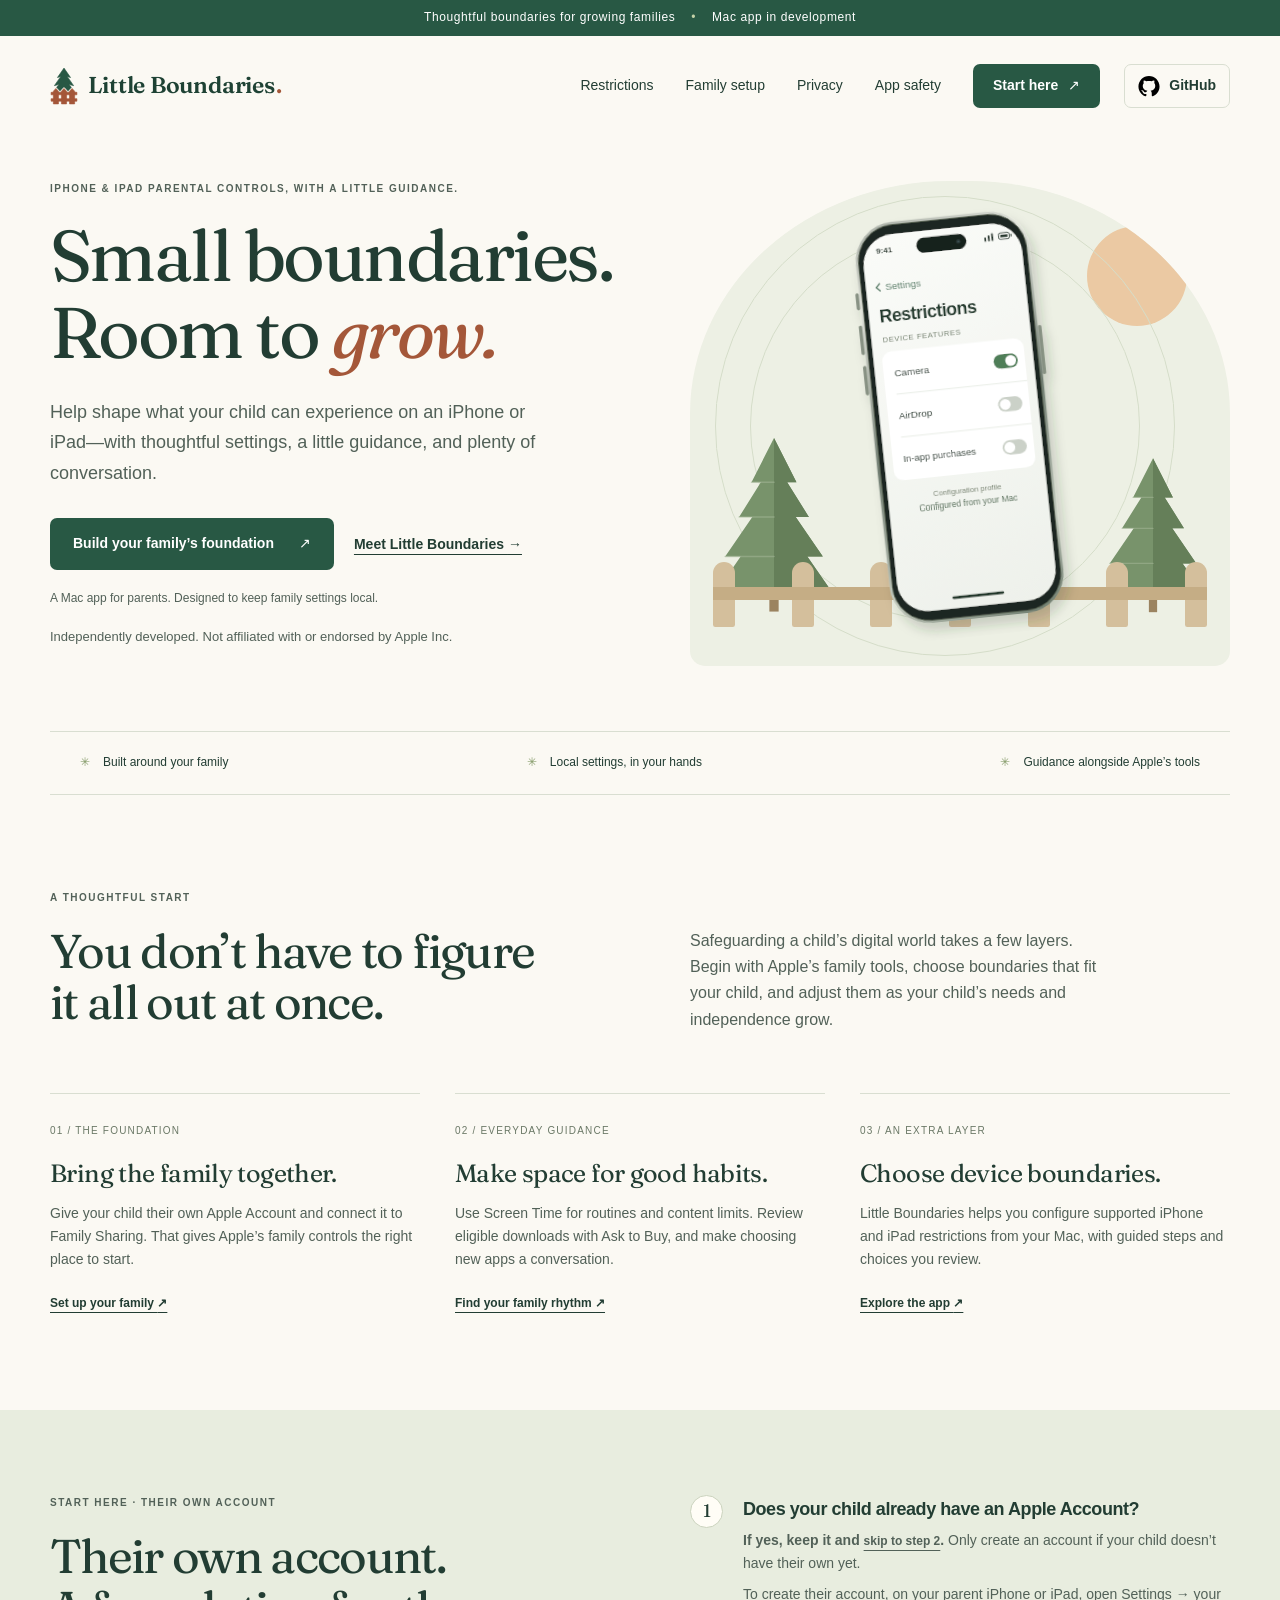
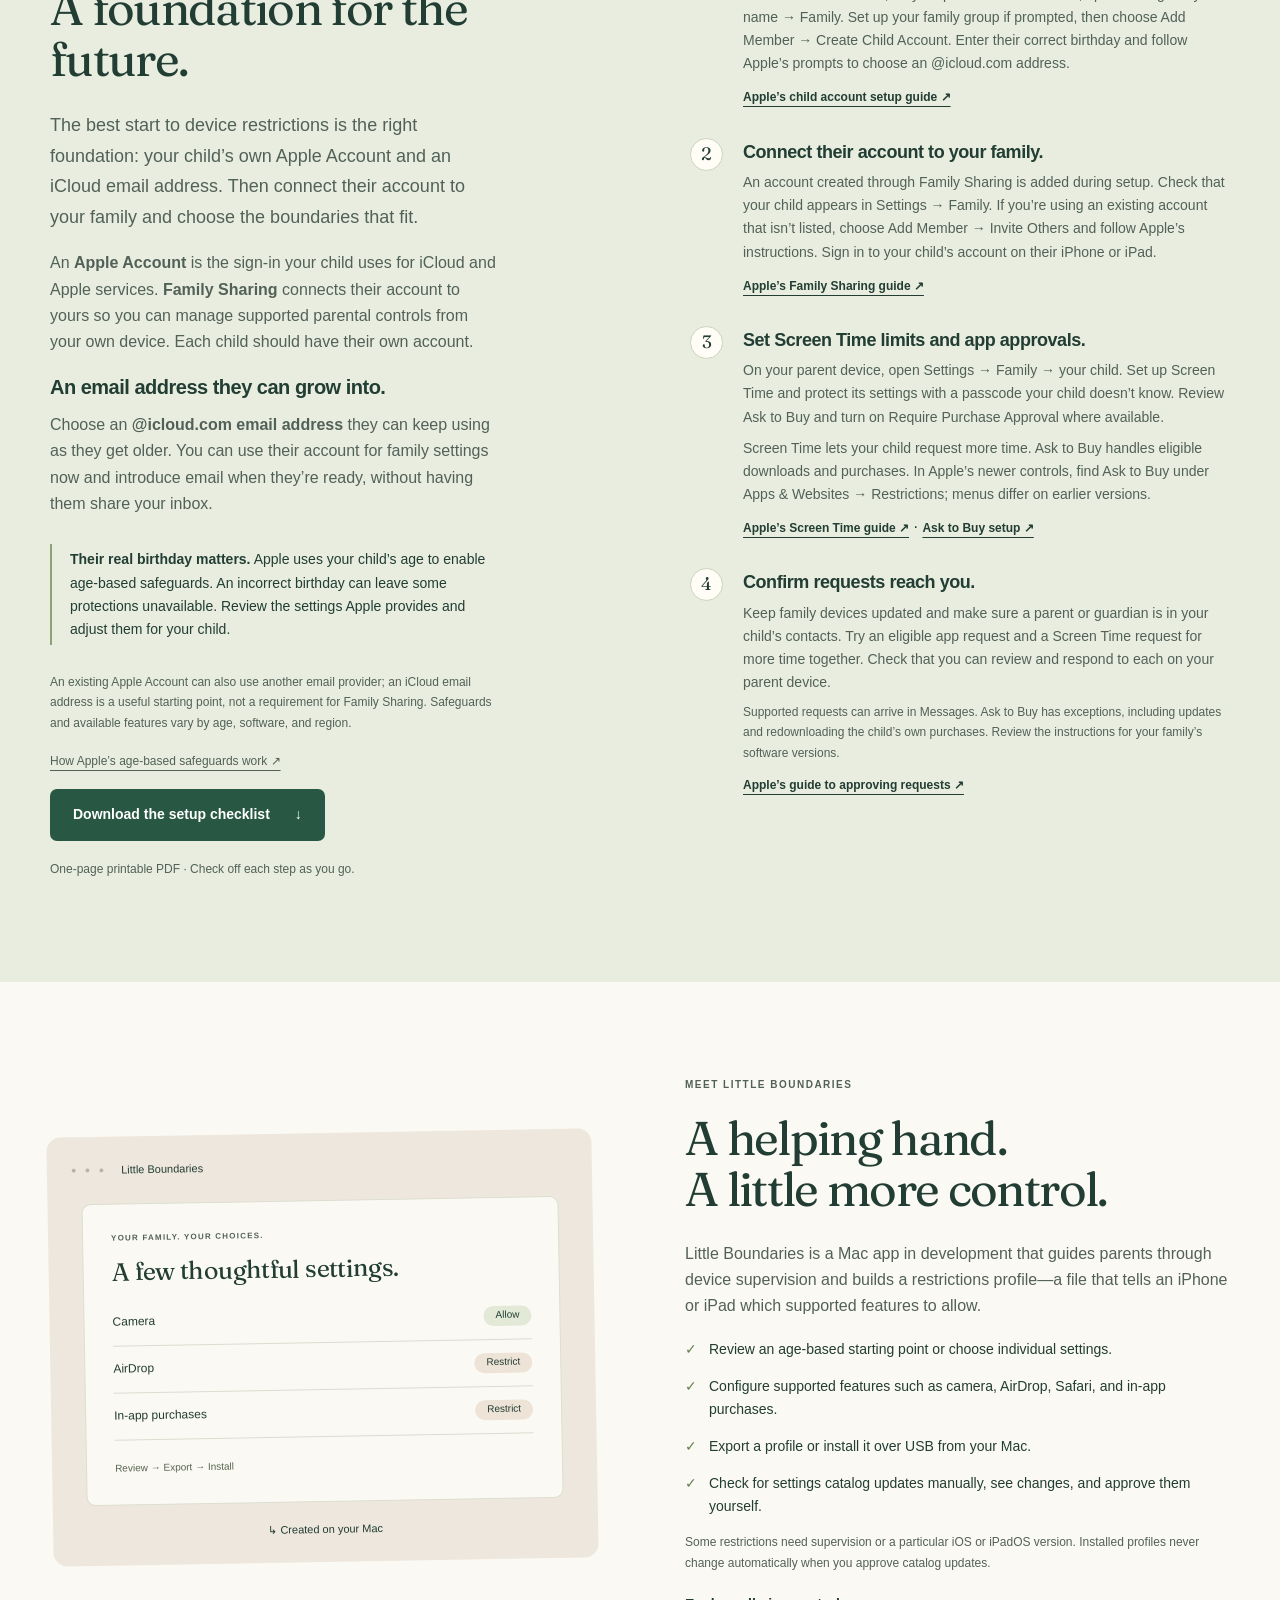
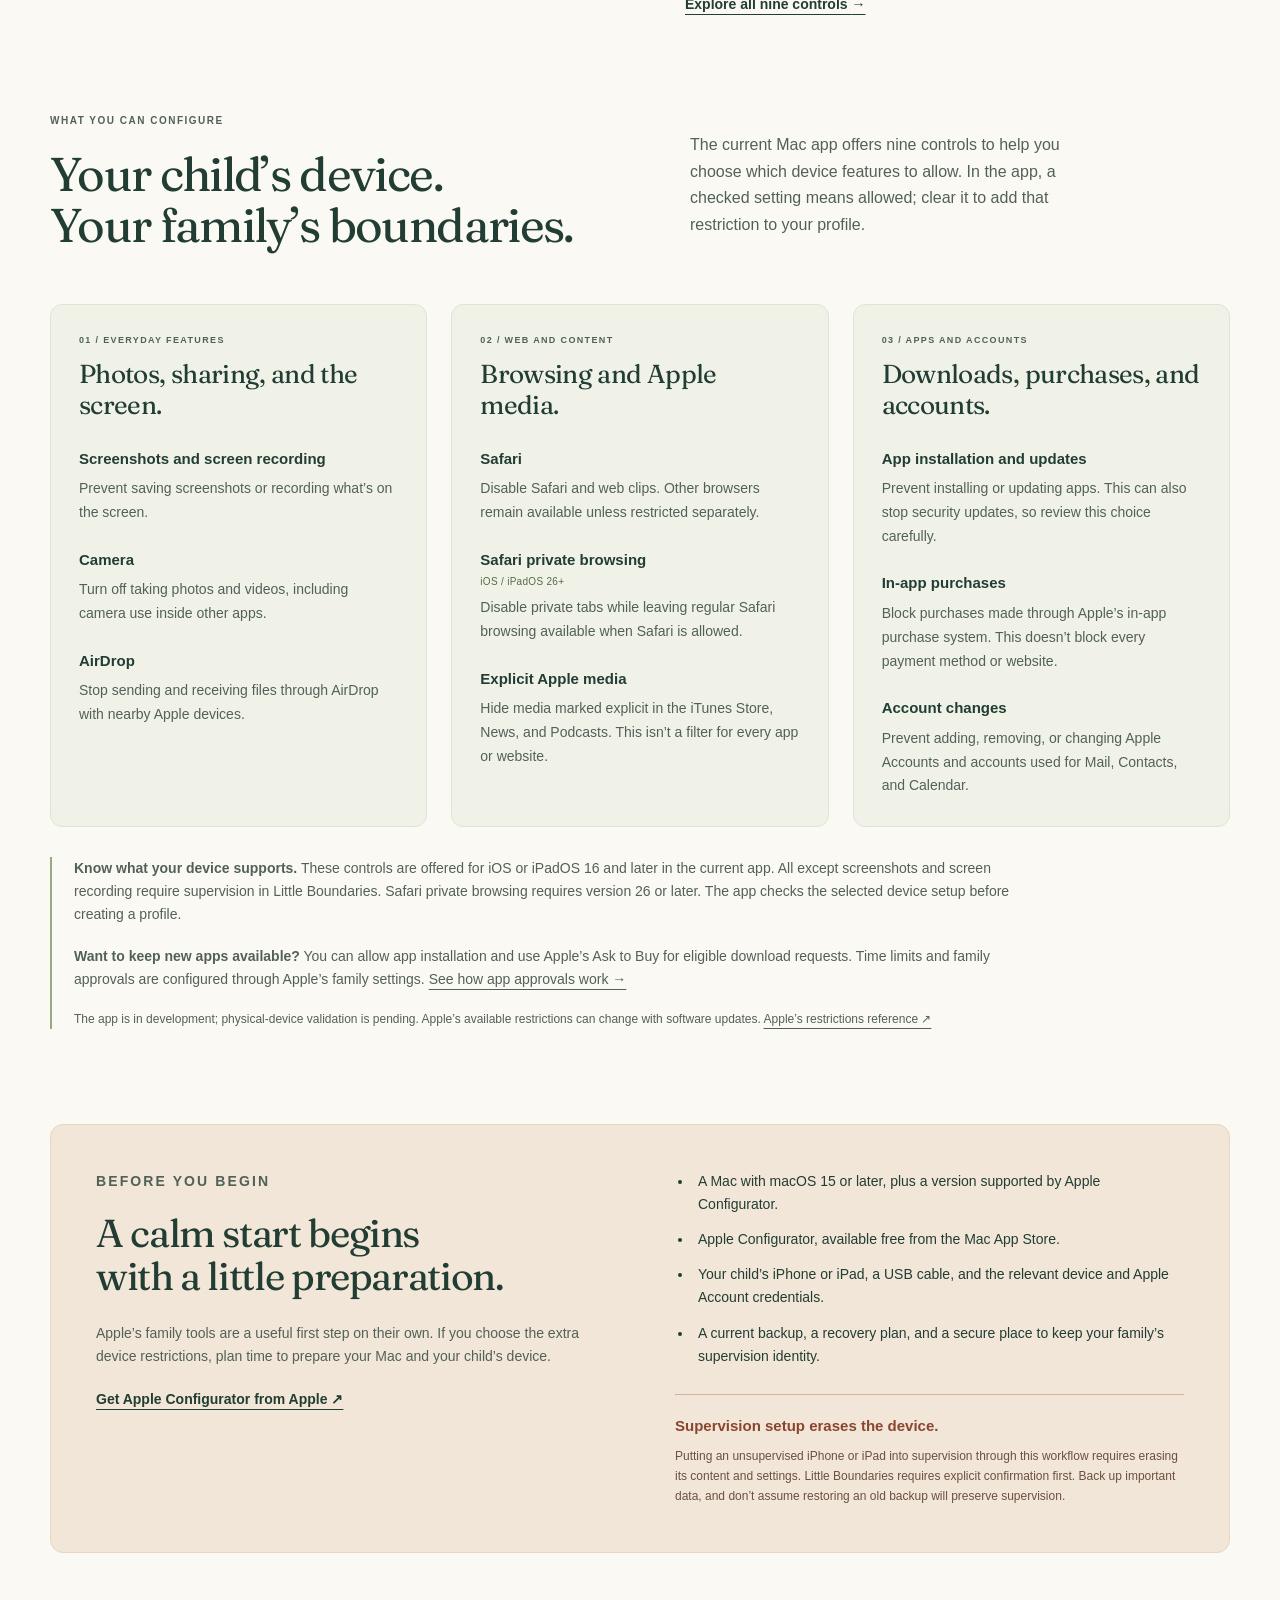
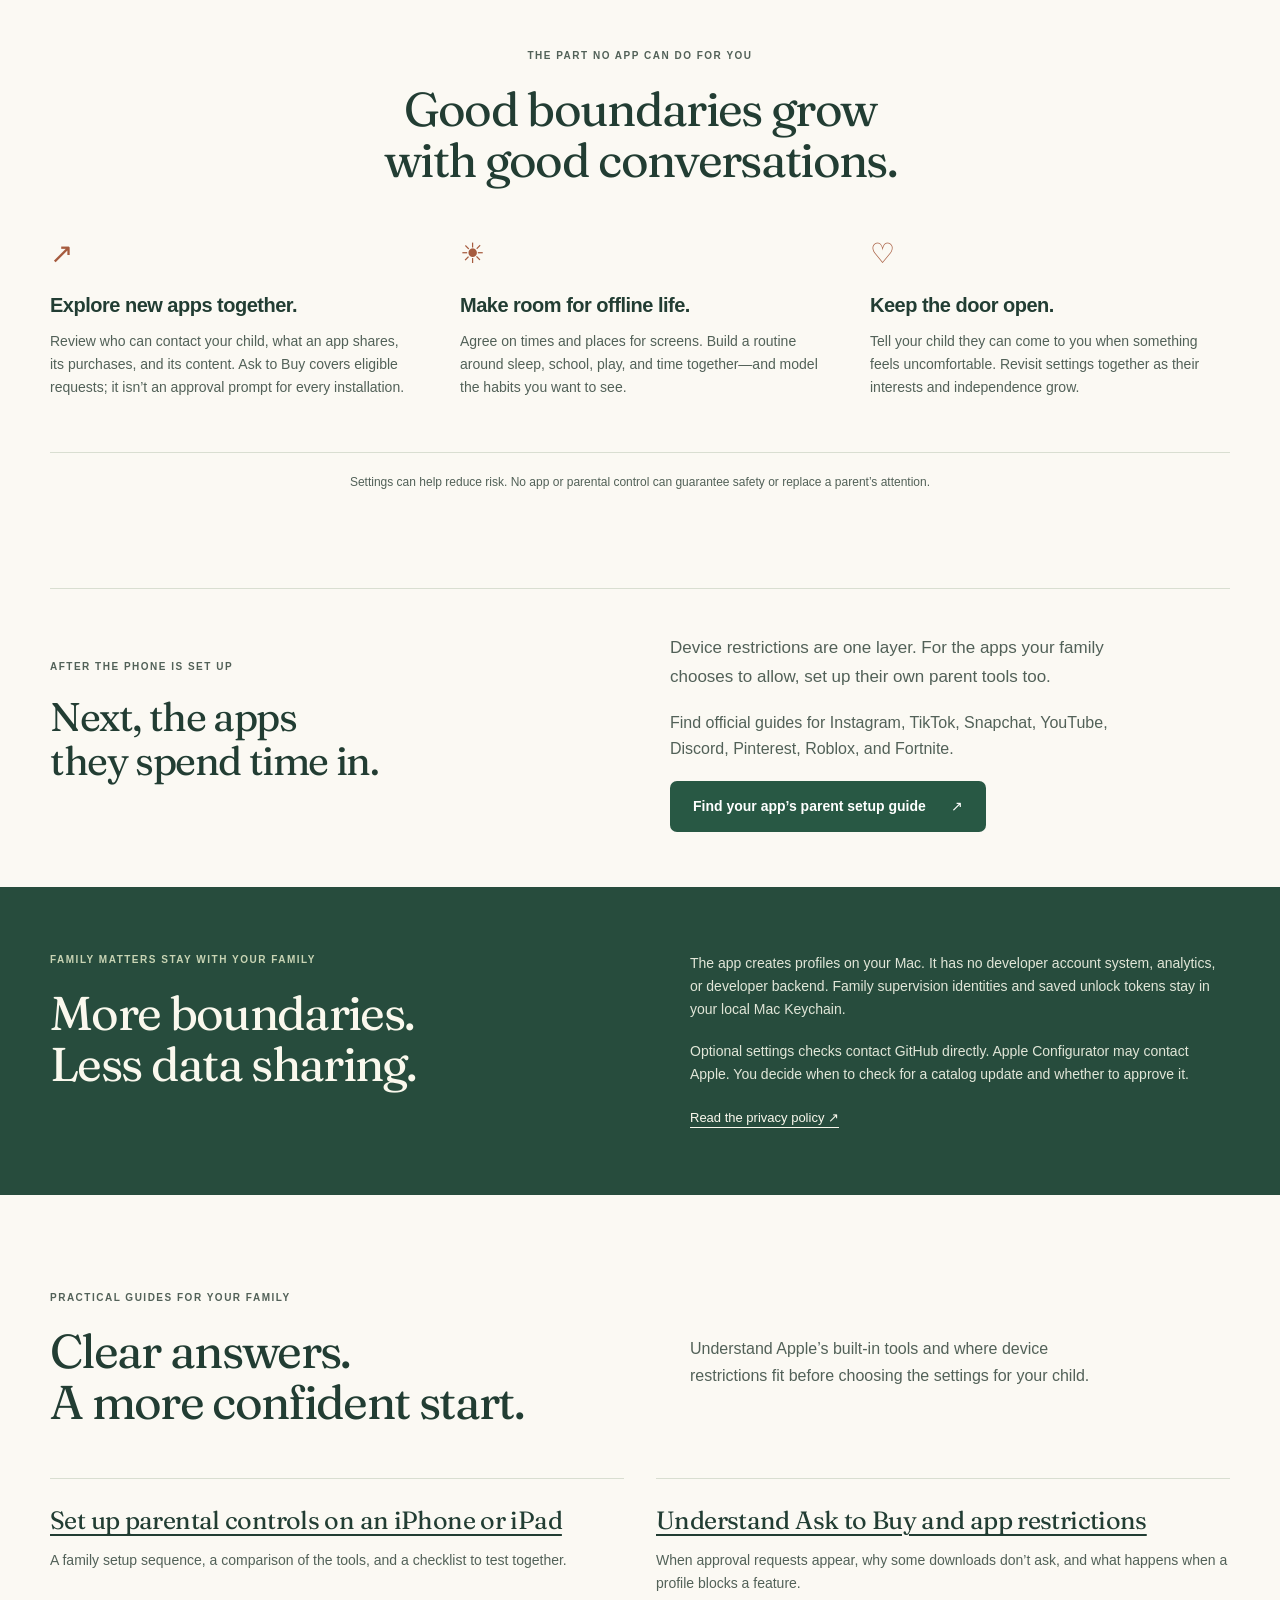
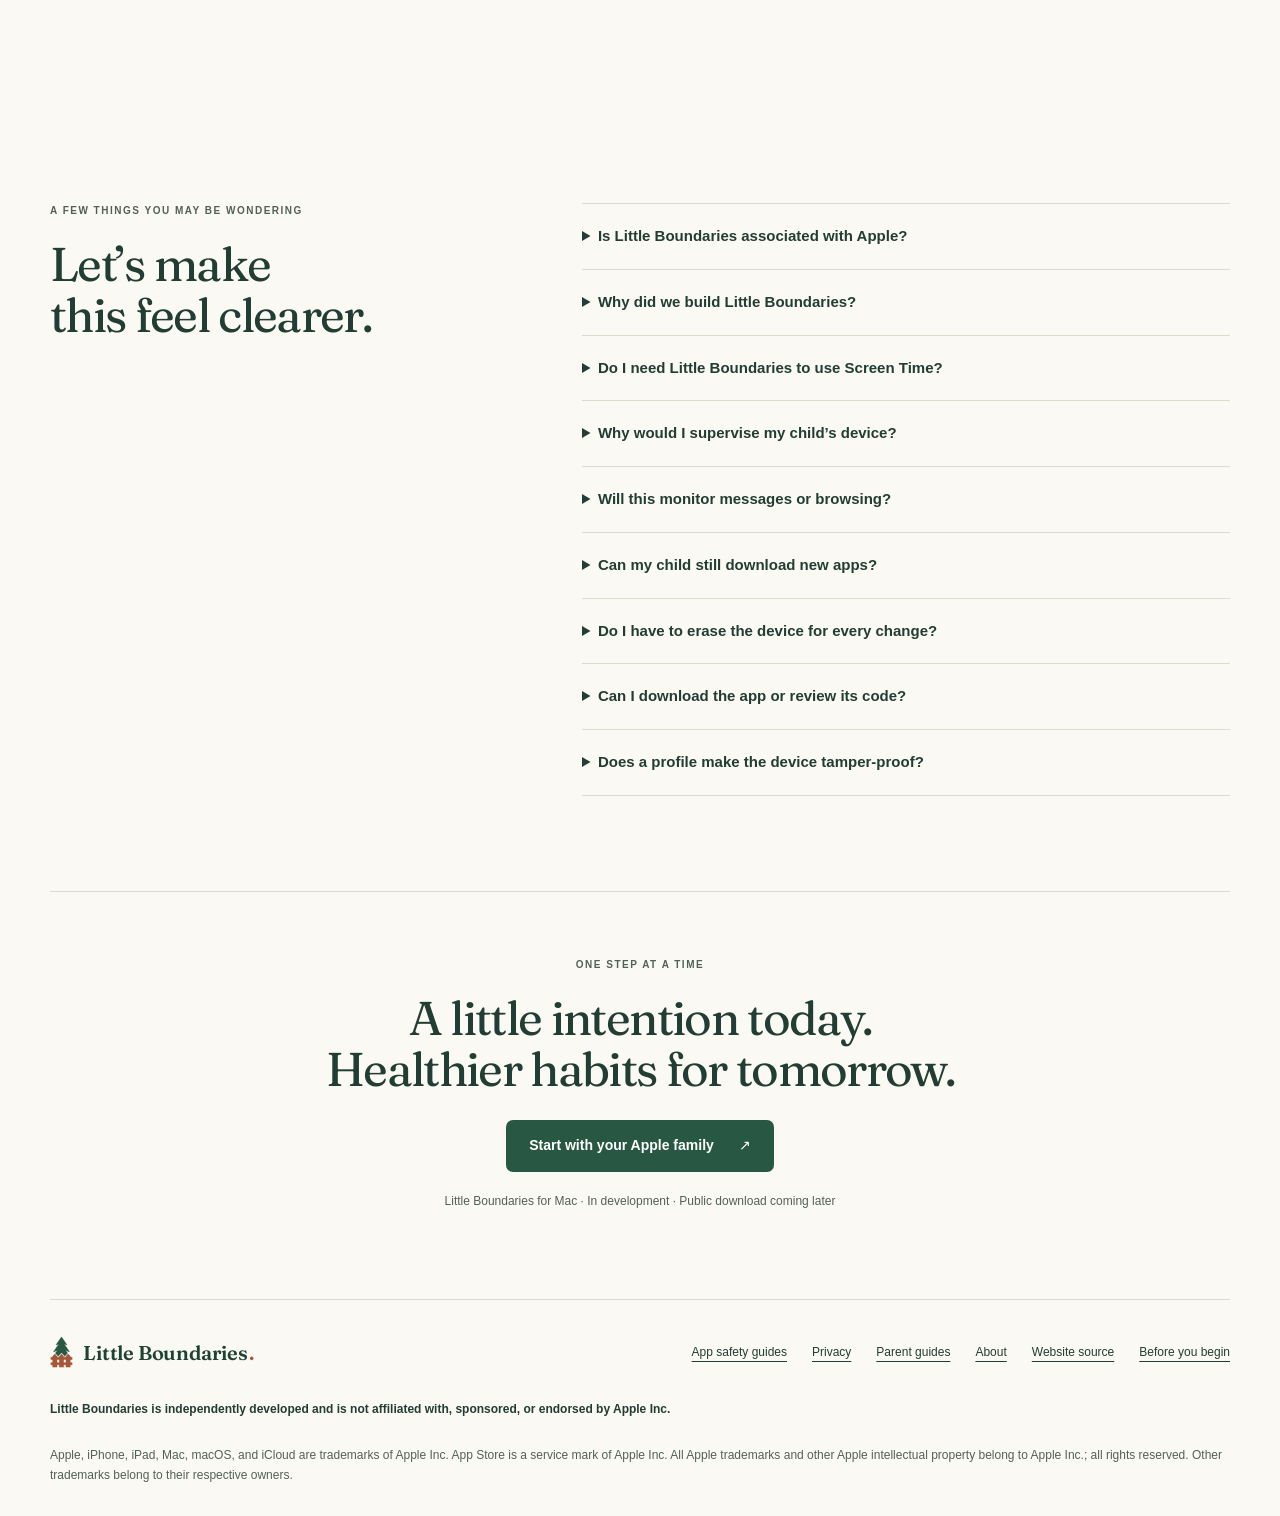
<file: index.html>
<!doctype html>
<html lang="en"><head><meta charset="utf-8"><meta name="viewport" content="width=device-width,initial-scale=1"><link rel="icon" href="/favicon.ico?v=c4-1" sizes="32x32"><link rel="icon" href="/favicon.svg?v=c4-1" type="image/svg+xml"><link rel="apple-touch-icon" href="/apple-touch-icon.png"><link rel="manifest" href="/site.webmanifest"><meta name="theme-color" content="#285844"><link rel="preload" href="/fonts/fraunces-latin-600-normal.woff2" as="font" type="font/woff2" crossorigin><link rel="stylesheet" href="/brand.css?v=c4-1"><link rel="stylesheet" href="styles.css?v=c4-1">
<!-- SEO:START -->
<title>Little Boundaries | iPhone &amp; iPad Parental Controls</title>
<meta name="description" content="Set up thoughtful boundaries for your child’s iPhone or iPad with Family Sharing guidance, Screen Time tips, and a local Mac restrictions app in development.">
<meta name="robots" content="index, follow">
<link rel="canonical" href="https://littleboundaries.app/">


<meta property="og:type" content="website">
<meta property="og:site_name" content="Little Boundaries">
<meta property="og:locale" content="en_US">
<meta property="og:title" content="Little Boundaries | iPhone &amp; iPad Parental Controls">
<meta property="og:description" content="Set up thoughtful boundaries for your child’s iPhone or iPad with Family Sharing guidance, Screen Time tips, and a local Mac restrictions app in development.">
<meta property="og:url" content="https://littleboundaries.app/">
<meta name="twitter:card" content="summary_large_image">
<meta name="twitter:title" content="Little Boundaries | iPhone &amp; iPad Parental Controls">
<meta name="twitter:description" content="Set up thoughtful boundaries for your child’s iPhone or iPad with Family Sharing guidance, Screen Time tips, and a local Mac restrictions app in development.">
<meta property="og:image" content="https://littleboundaries.app/social-preview-v3.png">
<meta property="og:image:secure_url" content="https://littleboundaries.app/social-preview-v3.png">
<meta property="og:image:type" content="image/png">
<meta property="og:image:width" content="1200">
<meta property="og:image:height" content="630">
<meta property="og:image:alt" content="Little Boundaries: Small boundaries. Room to grow. A pine tree behind a small picket fence.">
<meta name="twitter:image" content="https://littleboundaries.app/social-preview-v3.png">
<meta name="twitter:image:alt" content="Little Boundaries: Small boundaries. Room to grow. A pine tree behind a small picket fence.">
<script type="application/ld+json">{"@context": "https://schema.org", "@graph": [{"@type": "WebSite", "@id": "https://littleboundaries.app/#website", "url": "https://littleboundaries.app/", "name": "Little Boundaries", "inLanguage": "en"}, {"@type": "WebPage", "@id": "https://littleboundaries.app/#webpage", "url": "https://littleboundaries.app/", "name": "Little Boundaries | iPhone & iPad Parental Controls", "description": "Set up thoughtful boundaries for your child’s iPhone or iPad with Family Sharing guidance, Screen Time tips, and a local Mac restrictions app in development.", "isPartOf": {"@id": "https://littleboundaries.app/#website"}, "inLanguage": "en"}]}</script>
<!-- SEO:END -->
<link rel="stylesheet" href="app-safety.css?v=1">
</head>
<body><a class="skip" href="#main">Skip to content</a><div class="draft">Thoughtful boundaries for growing families <span>•</span> Mac app in development</div>
<header class="wrap"><a class="brand" href="/" aria-label="Little Boundaries home"><img class="brand-mark" src="/brand-mark.svg" width="28" height="38" alt="" aria-hidden="true"> Little Boundaries<span class="brand-dot">.</span></a><nav aria-label="Main navigation"><a href="#restrictions">Restrictions</a><a href="#family">Family setup</a><a href="privacy.htm">Privacy</a><a href="app-parental-controls.htm">App safety</a><a class="button small" href="#start">Start here <span aria-hidden="true">↗</span></a></nav><a class="github-link" href="https://github.com/little-boundaries/littleboundaries.app" aria-label="View website source on GitHub"><img src="github-mark.svg" width="22" height="22" alt="" aria-hidden="true"><span class="github-label">GitHub</span></a></header>
<main id="main"><section class="hero wrap"><div class="hero-copy"><p class="eyebrow">IPHONE &amp; IPAD PARENTAL CONTROLS, WITH A LITTLE GUIDANCE.</p><h1>Small boundaries.<br>Room to <em>grow.</em></h1><p class="lead">Help shape what your child can experience on an iPhone or iPad—with thoughtful settings, a little guidance, and plenty of conversation.</p><div class="actions"><a class="button" href="#family">Build your family’s foundation <span aria-hidden="true">↗</span></a><a class="text-link" href="#app">Meet Little Boundaries <span aria-hidden="true">→</span></a></div><p class="fine hero-note">A Mac app for parents. Designed to keep family settings local.</p><p class="independence-note">Independently developed. Not affiliated with or endorsed by Apple Inc.</p></div>
<div class="garden" role="img" aria-label="A phone framed by pine trees, showing camera allowed, AirDrop off, and in-app purchases off. Restrictions are configured from a Mac."><span class="sun"></span><span class="orbit orbit-one"></span><span class="orbit orbit-two"></span><img class="pine pine-left" src="pine-tree.svg" width="160" height="240" alt="" aria-hidden="true"><img class="pine pine-right" src="pine-tree.svg" width="160" height="240" alt="" aria-hidden="true"><img class="device-illustration" src="device-settings.svg?v=3" width="240" height="480" alt="" aria-hidden="true"><div class="fence"><i></i><i></i><i></i><i></i><i></i><i></i><i></i></div></div></section>
<div class="promise wrap"><span>Built around your family</span><span>Local settings, in your hands</span><span>Guidance alongside Apple’s tools</span></div>
<section id="approach" class="section wrap"><div class="section-heading"><p class="eyebrow">A THOUGHTFUL START</p><h2>You don’t have to figure<br>it all out at once.</h2><p>Safeguarding a child’s digital world takes a few layers. Begin with Apple’s family tools, choose boundaries that fit your child, and adjust them as your child’s needs and independence grow.</p></div><div class="layers"><article><span class="number">01 / THE FOUNDATION</span><h3>Bring the family together.</h3><p>Give your child their own Apple Account and connect it to Family Sharing. That gives Apple’s family controls the right place to start.</p><a href="#family">Set up your family <span aria-hidden="true">↗</span></a></article><article><span class="number">02 / EVERYDAY GUIDANCE</span><h3>Make space for good habits.</h3><p>Use Screen Time for routines and content limits. Review eligible downloads with Ask to Buy, and make choosing new apps a conversation.</p><a href="#habits">Find your family rhythm <span aria-hidden="true">↗</span></a></article><article><span class="number">03 / AN EXTRA LAYER</span><h3>Choose device boundaries.</h3><p>Little Boundaries helps you configure supported iPhone and iPad restrictions from your Mac, with guided steps and choices you review.</p><a href="#app">Explore the app <span aria-hidden="true">↗</span></a></article></div></section>
<section id="family" class="family-section"><div class="wrap family-grid"><div><p class="eyebrow">START HERE · THEIR OWN ACCOUNT</p><h2>Their own account.<br>A foundation for the future.</h2><p class="lead">The best start to device restrictions is the right foundation: your child’s own Apple Account and an iCloud email address. Then connect their account to your family and choose the boundaries that fit.</p><p>An <strong>Apple Account</strong> is the sign-in your child uses for iCloud and Apple services. <strong>Family Sharing</strong> connects their account to yours so you can manage supported parental controls from your own device. Each child should have their own account.</p><h3>An email address they can grow into.</h3><p>Choose an <strong>@icloud.com email address</strong> they can keep using as they get older. You can use their account for family settings now and introduce email when they’re ready, without having them share your inbox.</p><div class="aside-note"><strong>Their real birthday matters.</strong> Apple uses your child’s age to enable age-based safeguards. An incorrect birthday can leave some protections unavailable. Review the settings Apple provides and adjust them for your child.</div><p class="fine">An existing Apple Account can also use another email provider; an iCloud email address is a useful starting point, not a requirement for Family Sharing. Safeguards and available features vary by age, software, and region.</p><p class="fine"><a href="https://www.apple.com/child-safety/">How Apple’s age-based safeguards work ↗</a></p><p><a class="button" href="family-setup-checklist.pdf" download="Little-Boundaries-Family-Checklist.pdf">Download the setup checklist <span aria-hidden="true">↓</span></a></p><p class="fine">One-page printable PDF · Check off each step as you go.</p></div><div class="setup-list"><article><span>1</span><div><h3>Does your child already have an Apple Account?</h3><p><strong>If yes, keep it and <a href="#family-step-2">skip to step 2</a>.</strong> Only create an account if your child doesn’t have their own yet.</p><p>To create their account, on your parent iPhone or iPad, open Settings → your name → Family. Set up your family group if prompted, then choose Add Member → Create Child Account. Enter their correct birthday and follow Apple’s prompts to choose an @icloud.com address.</p><a href="https://support.apple.com/en-us/102617">Apple’s child account setup guide ↗</a></div></article><article id="family-step-2"><span>2</span><div><h3>Connect their account to your family.</h3><p>An account created through Family Sharing is added during setup. Check that your child appears in Settings → Family. If you’re using an existing account that isn’t listed, choose Add Member → Invite Others and follow Apple’s instructions. Sign in to your child’s account on their iPhone or iPad.</p><a href="https://support.apple.com/en-us/108380">Apple’s Family Sharing guide ↗</a></div></article><article><span>3</span><div><h3>Set Screen Time limits and app approvals.</h3><p>On your parent device, open Settings → Family → your child. Set up Screen Time and protect its settings with a passcode your child doesn’t know. Review Ask to Buy and turn on Require Purchase Approval where available.</p><p>Screen Time lets your child request more time. Ask to Buy handles eligible downloads and purchases. In Apple’s newer controls, find Ask to Buy under Apps &amp; Websites → Restrictions; menus differ on earlier versions.</p><a href="https://support.apple.com/en-us/108806">Apple’s Screen Time guide ↗</a> · <a href="https://support.apple.com/en-us/105055">Ask to Buy setup ↗</a></div></article><article><span>4</span><div><h3>Confirm requests reach you.</h3><p>Keep family devices updated and make sure a parent or guardian is in your child’s contacts. Try an eligible app request and a Screen Time request for more time together. Check that you can review and respond to each on your parent device.</p><p class="fine">Supported requests can arrive in Messages. Ask to Buy has exceptions, including updates and redownloading the child’s own purchases. Review the instructions for your family’s software versions.</p><a href="https://support.apple.com/en-ca/guide/child-safety/dq4vly6fq1je/web">Apple’s guide to approving requests ↗</a></div></article></div></div></section>
<section id="app" class="section wrap app-section"><div class="app-panel"><div class="mini-header"><span class="window-dots">● ● ●</span> Little Boundaries</div><div class="mini-content"><p class="eyebrow">YOUR FAMILY. YOUR CHOICES.</p><h3>A few thoughtful settings.</h3><div class="setting"><span>Camera</span><span class="setting-value">Allow</span></div><div class="setting"><span>AirDrop</span><span class="setting-value muted">Restrict</span></div><div class="setting"><span>In-app purchases</span><span class="setting-value muted">Restrict</span></div><p>Review → Export → Install</p></div><div class="local-badge">↳ Created on your Mac</div></div><div><p class="eyebrow">MEET LITTLE BOUNDARIES</p><h2>A helping hand.<br>A little more control.</h2><p>Little Boundaries is a Mac app in development that guides parents through device supervision and builds a restrictions profile—a file that tells an iPhone or iPad which supported features to allow.</p><ul class="check-list"><li>Review an age-based starting point or choose individual settings.</li><li>Configure supported features such as camera, AirDrop, Safari, and in-app purchases.</li><li>Export a profile or install it over USB from your Mac.</li><li>Check for settings catalog updates manually, see changes, and approve them yourself.</li></ul><p class="fine">Some restrictions need supervision or a particular iOS or iPadOS version. Installed profiles never change automatically when you approve catalog updates.</p><a class="text-link" href="#restrictions">Explore all nine controls <span aria-hidden="true">→</span></a></div></section>
<section id="restrictions" class="section wrap restrictions-section"><div class="section-heading"><div><p class="eyebrow">WHAT YOU CAN CONFIGURE</p><h2>Your child’s device.<br>Your family’s boundaries.</h2></div><p>The current Mac app offers nine controls to help you choose which device features to allow. In the app, a checked setting means allowed; clear it to add that restriction to your profile.</p></div><div class="restriction-groups"><article class="restriction-group"><p class="eyebrow">01 / EVERYDAY FEATURES</p><h3>Photos, sharing, and the screen.</h3><dl><dt>Screenshots and screen recording</dt><dd>Prevent saving screenshots or recording what’s on the screen.</dd><dt>Camera</dt><dd>Turn off taking photos and videos, including camera use inside other apps.</dd><dt>AirDrop</dt><dd>Stop sending and receiving files through AirDrop with nearby Apple devices.</dd></dl></article><article class="restriction-group"><p class="eyebrow">02 / WEB AND CONTENT</p><h3>Browsing and Apple media.</h3><dl><dt>Safari</dt><dd>Disable Safari and web clips. Other browsers remain available unless restricted separately.</dd><dt>Safari private browsing <span class="restriction-version">iOS / iPadOS 26+</span></dt><dd>Disable private tabs while leaving regular Safari browsing available when Safari is allowed.</dd><dt>Explicit Apple media</dt><dd>Hide media marked explicit in the iTunes Store, News, and Podcasts. This isn’t a filter for every app or website.</dd></dl></article><article class="restriction-group"><p class="eyebrow">03 / APPS AND ACCOUNTS</p><h3>Downloads, purchases, and accounts.</h3><dl><dt>App installation and updates</dt><dd>Prevent installing or updating apps. This can also stop security updates, so review this choice carefully.</dd><dt>In-app purchases</dt><dd>Block purchases made through Apple’s in-app purchase system. This doesn’t block every payment method or website.</dd><dt>Account changes</dt><dd>Prevent adding, removing, or changing Apple Accounts and accounts used for Mail, Contacts, and Calendar.</dd></dl></article></div><div class="restriction-notes"><p><strong>Know what your device supports.</strong> These controls are offered for iOS or iPadOS 16 and later in the current app. All except screenshots and screen recording require supervision in Little Boundaries. Safari private browsing requires version 26 or later. The app checks the selected device setup before creating a profile.</p><p><strong>Want to keep new apps available?</strong> You can allow app installation and use Apple’s Ask to Buy for eligible download requests. Time limits and family approvals are configured through Apple’s family settings. <a href="ask-to-buy-app-restrictions.htm">See how app approvals work →</a></p><p class="fine">The app is in development; physical-device validation is pending. Apple’s available restrictions can change with software updates. <a href="https://developer.apple.com/documentation/devicemanagement/restrictions">Apple’s restrictions reference ↗</a></p></div></section>
<section id="start" class="start-section wrap"><div><p class="eyebrow">BEFORE YOU BEGIN</p><h2>A calm start begins<br>with a little preparation.</h2><p>Apple’s family tools are a useful first step on their own. If you choose the extra device restrictions, plan time to prepare your Mac and your child’s device.</p><a href="https://apps.apple.com/app/apple-configurator/id1037126344" class="text-link">Get Apple Configurator from Apple ↗</a></div><div><ul class="requirements"><li>A Mac with macOS 15 or later, plus a version supported by Apple Configurator.</li><li>Apple Configurator, available free from the Mac App Store.</li><li>Your child’s iPhone or iPad, a USB cable, and the relevant device and Apple Account credentials.</li><li>A current backup, a recovery plan, and a secure place to keep your family’s supervision identity.</li></ul><div class="erase-warning"><strong>Supervision setup erases the device.</strong><p>Putting an unsupervised iPhone or iPad into supervision through this workflow requires erasing its content and settings. Little Boundaries requires explicit confirmation first. Back up important data, and don’t assume restoring an old backup will preserve supervision.</p></div></div></section>
<section id="habits" class="section wrap"><div class="habits-heading"><p class="eyebrow">THE PART NO APP CAN DO FOR YOU</p><h2>Good boundaries grow<br>with good conversations.</h2></div><div class="habits"><article><span aria-hidden="true">↗</span><h3>Explore new apps together.</h3><p>Review who can contact your child, what an app shares, its purchases, and its content. Ask to Buy covers eligible requests; it isn’t an approval prompt for every installation.</p></article><article><span aria-hidden="true">☀</span><h3>Make room for offline life.</h3><p>Agree on times and places for screens. Build a routine around sleep, school, play, and time together—and model the habits you want to see.</p></article><article><span aria-hidden="true">♡</span><h3>Keep the door open.</h3><p>Tell your child they can come to you when something feels uncomfortable. Revisit settings together as their interests and independence grow.</p></article></div><p class="reassurance">Settings can help reduce risk. No app or parental control can guarantee safety or replace a parent’s attention.</p></section>
<section class="wrap app-next" aria-labelledby="app-next-title"><div><p class="eyebrow">AFTER THE PHONE IS SET UP</p><h2 id="app-next-title">Next, the apps<br>they spend time in.</h2></div><div><p class="lead">Device restrictions are one layer. For the apps your family chooses to allow, set up their own parent tools too.</p><p>Find official guides for Instagram, TikTok, Snapchat, YouTube, Discord, Pinterest, Roblox, and Fortnite.</p><a class="button" href="app-parental-controls.htm">Find your app’s parent setup guide <span aria-hidden="true">↗</span></a></div></section><section class="privacy-band"><div class="wrap"><div><p class="eyebrow">FAMILY MATTERS STAY WITH YOUR FAMILY</p><h2>More boundaries.<br>Less data sharing.</h2></div><div><p>The app creates profiles on your Mac. It has no developer account system, analytics, or developer backend. Family supervision identities and saved unlock tokens stay in your local Mac Keychain.</p><p>Optional settings checks contact GitHub directly. Apple Configurator may contact Apple. You decide when to check for a catalog update and whether to approve it.</p><a href="privacy.htm">Read the privacy policy <span aria-hidden="true">↗</span></a></div></div></section>
<section id="guides" class="section wrap"><div class="section-heading"><div><p class="eyebrow">PRACTICAL GUIDES FOR YOUR FAMILY</p><h2>Clear answers.<br>A more confident start.</h2></div><p>Understand Apple’s built-in tools and where device restrictions fit before choosing the settings for your child.</p></div><div class="guide-cards"><article><h3><a href="iphone-ipad-parental-controls.htm">Set up parental controls on an iPhone or iPad</a></h3><p>A family setup sequence, a comparison of the tools, and a checklist to test together.</p></article><article><h3><a href="ask-to-buy-app-restrictions.htm">Understand Ask to Buy and app restrictions</a></h3><p>When approval requests appear, why some downloads don’t ask, and what happens when a profile blocks a feature.</p></article></div></section><section id="questions" class="section wrap faq-section"><div><p class="eyebrow">A FEW THINGS YOU MAY BE WONDERING</p><h2>Let’s make<br>this feel clearer.</h2></div><div class="faq"><details><summary>Is Little Boundaries associated with Apple?</summary><p>Little Boundaries is independently developed and supported. Our current Mac development builds are code-signed using an Apple-issued Developer ID certificate and notarized for distribution outside the Mac App Store.</p><p>Little Boundaries is not affiliated with, sponsored, or endorsed by Apple Inc. Code signing and notarization do not mean Apple has reviewed, approved, or endorsed the app or its features. <a href="https://developer.apple.com/documentation/security/notarizing-macos-software-before-distribution">Learn about Apple’s notarization process ↗</a></p></details><details><summary>Why did we build Little Boundaries?</summary><p>Apple Configurator is a powerful tool for setting up and managing devices. But navigating a tool built around IT administration can feel cumbersome when you’re a parent trying to decide what’s right for your child.</p><p>We built Little Boundaries to put a parent-friendly layer around the tools Apple already provides. It brings relevant device restrictions into one guided experience, explains the choices in everyday language, and helps you understand which controls you can add and what they do.</p><p>Apple Configurator still performs the underlying device work. Our goal is to make those capabilities easier to understand and use, so parents can make informed choices for their family, whatever their level of technical experience.</p></details><details><summary>Do I need Little Boundaries to use Screen Time?</summary><p>No. Screen Time is built into Apple devices. Little Boundaries gives parents a simpler, guided way to set up additional device restrictions using Apple Configurator, a technical tool often used by IT professionals. You choose supported settings through a parent-friendly interface on your Mac, with guidance through preparation and installation. Those restrictions work alongside the Screen Time settings you manage through Apple.</p></details><details><summary>Why would I supervise my child’s device?</summary><p>Supervision enables an extra layer of Apple device restrictions, giving you more choices for the boundaries you want to put in place. Little Boundaries guides you through that setup so you can choose supported controls that fit your child’s age, needs, and your family’s situation.</p><p>As your child grows, you can review those choices, relax individual restrictions, and install an updated profile to allow more freedom. You decide which controls to use and when to change them. Family Sharing and Screen Time work without supervision; supervision is for the additional device controls.</p><p>Preparing an unsupervised device for supervision erases it. Little Boundaries requires explicit confirmation before that step.</p></details><details><summary>Will this monitor messages or browsing?</summary><p>Little Boundaries does not provide remote monitoring, read messages, or send browsing activity to us. Apple’s own Screen Time features provide the activity information and family controls available for your setup.</p></details><details><summary>Can my child still download new apps?</summary><p>If you allow app installation, Apple’s Ask to Buy can require approval for eligible downloads and purchases. There are exceptions, including certain redownloads and updates. If a restrictions profile blocks a feature or app, an Ask to Buy approval does not override that restriction.</p></details><details><summary>Do I have to erase the device for every change?</summary><p>No. Initial supervision of an unsupervised device in this workflow requires erasure. Later restriction changes require reviewing and installing an updated profile, not repeating that initial setup. Replacing a profile may require manually removing the old one first.</p></details><details><summary>Can I download the app or review its code?</summary><p>The app is still in development. Current development builds are Developer ID signed and notarized; a public Mac download is not available yet. We plan to publish the code for parents and researchers to inspect; the repository is currently private.</p></details><details><summary>Does a profile make the device tamper-proof?</summary><p>No. Available restrictions and removal protections depend on the device, software, and installation method. Supervision and a profile-removal password are not a guarantee against all changes or a device erase. Keep backups and test the actual settings on your child’s device.</p></details></div></section>
<section class="closing wrap"><p class="eyebrow">ONE STEP AT A TIME</p><h2>A little intention today.<br>Healthier habits for tomorrow.</h2><a class="button" href="#family">Start with your Apple family <span aria-hidden="true">↗</span></a><p>Little Boundaries for Mac · In development · Public download coming later</p></section></main>
<footer class="wrap"><a class="brand" href="/" aria-label="Little Boundaries home"><img class="brand-mark" src="/brand-mark.svg" width="28" height="38" alt="" aria-hidden="true"> Little Boundaries<span class="brand-dot">.</span></a><div><a href="app-parental-controls.htm">App safety guides</a><a href="privacy.htm">Privacy</a><a href="iphone-ipad-parental-controls.htm">Parent guides</a><a href="about.htm">About</a><a href="https://github.com/little-boundaries/littleboundaries.app">Website source</a><a href="#start">Before you begin</a></div><p class="apple-notice">Little Boundaries is independently developed and is not affiliated with, sponsored, or endorsed by Apple Inc.</p><p class="trademark-notice">Apple, iPhone, iPad, Mac, macOS, and iCloud are trademarks of Apple Inc. App Store is a service mark of Apple Inc. All Apple trademarks and other Apple intellectual property belong to Apple Inc.; all rights reserved. Other trademarks belong to their respective owners.</p></footer></body></html>
</file>
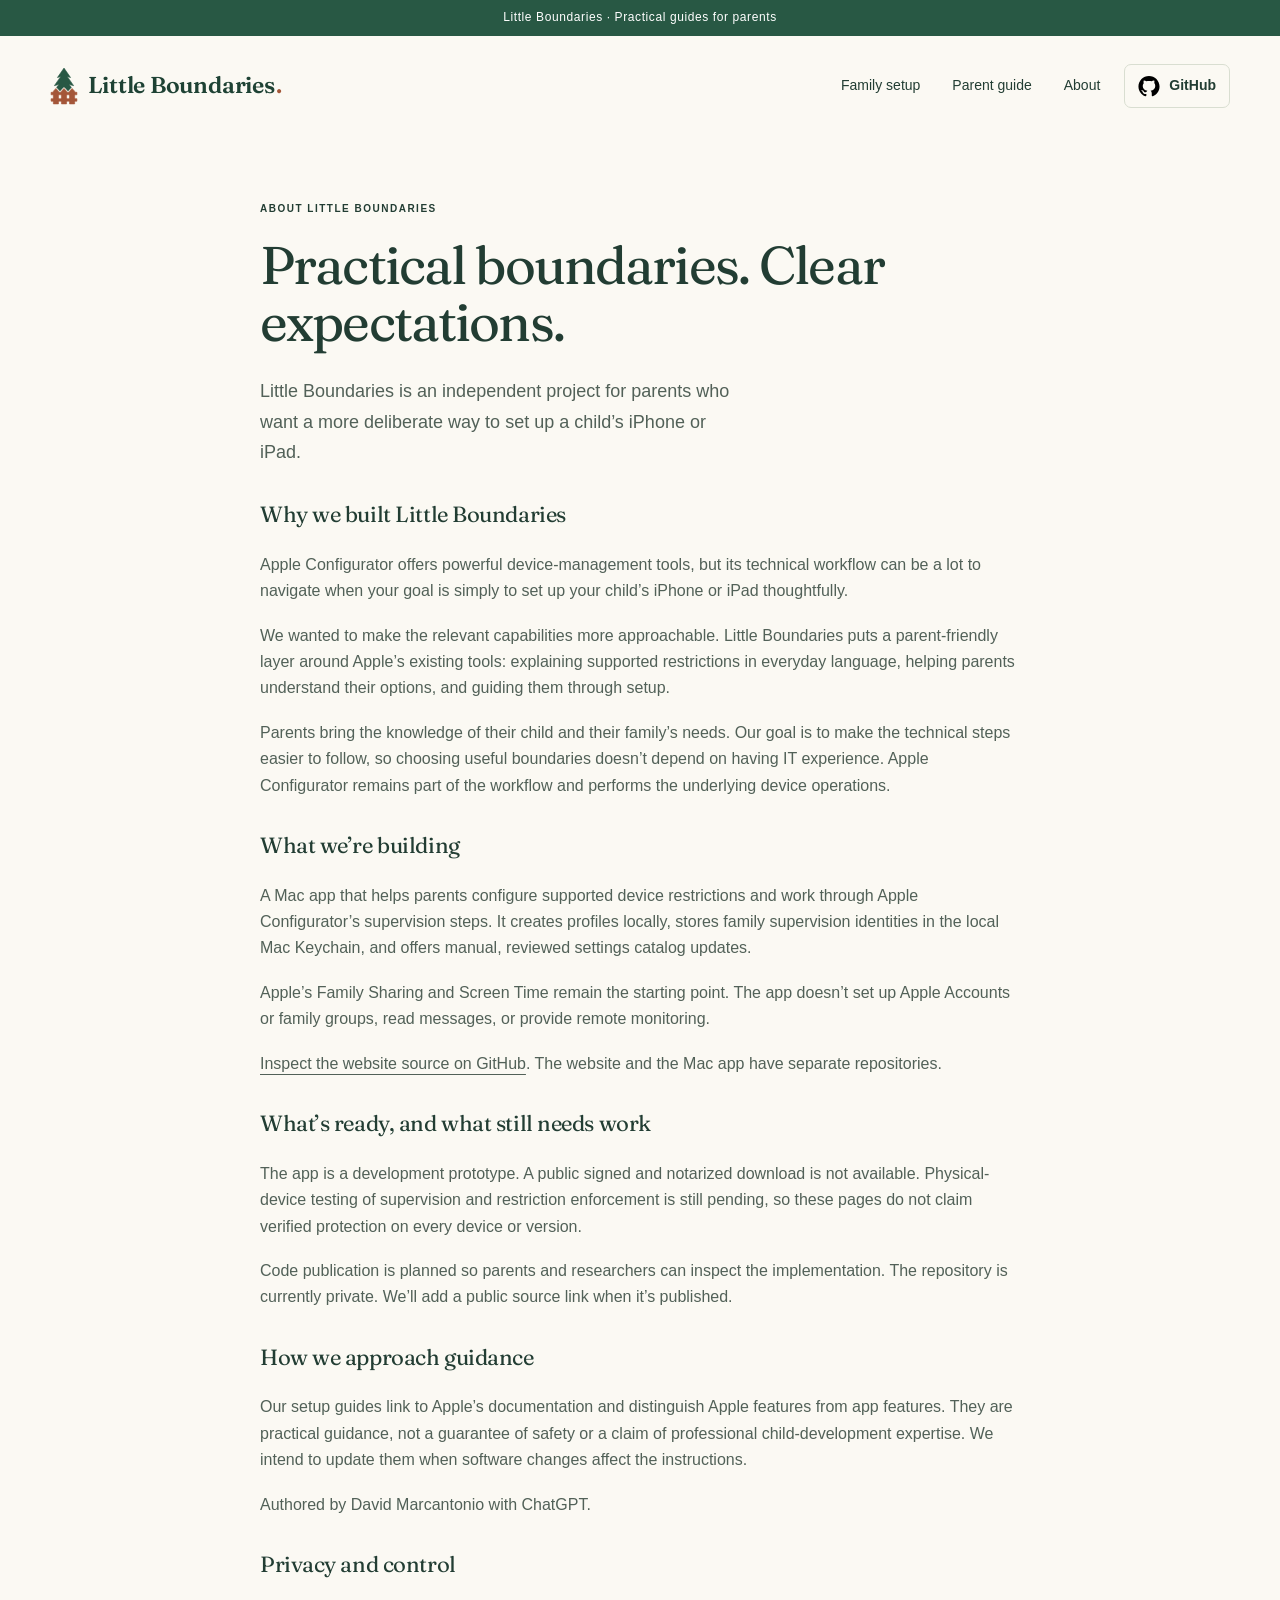
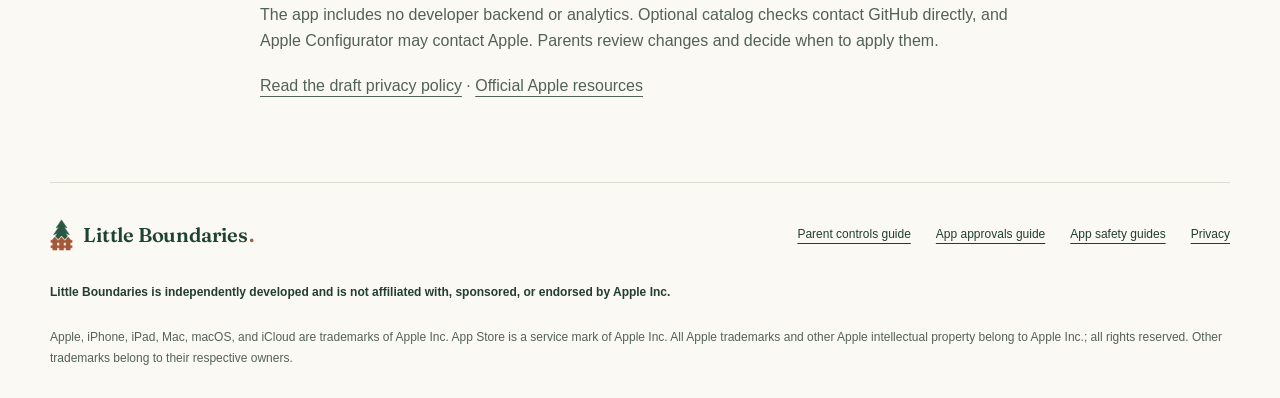
<file: about.htm>
<!doctype html><html lang="en"><head><meta charset="utf-8"><meta name="viewport" content="width=device-width,initial-scale=1"><link rel="icon" href="/favicon.ico?v=c4-1" sizes="32x32"><link rel="icon" href="/favicon.svg?v=c4-1" type="image/svg+xml"><link rel="apple-touch-icon" href="/apple-touch-icon.png"><link rel="manifest" href="/site.webmanifest"><meta name="theme-color" content="#285844"><link rel="preload" href="/fonts/fraunces-latin-600-normal.woff2" as="font" type="font/woff2" crossorigin><link rel="stylesheet" href="/brand.css?v=c4-1"><link rel="stylesheet" href="styles.css?v=c4-1">
<!-- SEO:START -->
<title>About Little Boundaries | Family Device Restrictions for Mac</title>
<meta name="description" content="Learn what Little Boundaries does, how its local Mac app handles family settings, and what remains in development before a public release.">
<meta name="robots" content="index, follow">
<link rel="canonical" href="https://littleboundaries.app/about.htm">


<meta property="og:type" content="website">
<meta property="og:site_name" content="Little Boundaries">
<meta property="og:locale" content="en_US">
<meta property="og:title" content="About Little Boundaries | Family Device Restrictions for Mac">
<meta property="og:description" content="Learn what Little Boundaries does, how its local Mac app handles family settings, and what remains in development before a public release.">
<meta property="og:url" content="https://littleboundaries.app/about.htm">
<meta name="twitter:card" content="summary_large_image">
<meta name="twitter:title" content="About Little Boundaries | Family Device Restrictions for Mac">
<meta name="twitter:description" content="Learn what Little Boundaries does, how its local Mac app handles family settings, and what remains in development before a public release.">
<meta property="og:image" content="https://littleboundaries.app/social-preview-v3.png">
<meta property="og:image:secure_url" content="https://littleboundaries.app/social-preview-v3.png">
<meta property="og:image:type" content="image/png">
<meta property="og:image:width" content="1200">
<meta property="og:image:height" content="630">
<meta property="og:image:alt" content="Little Boundaries: Small boundaries. Room to grow. A pine tree behind a small picket fence.">
<meta name="twitter:image" content="https://littleboundaries.app/social-preview-v3.png">
<meta name="twitter:image:alt" content="Little Boundaries: Small boundaries. Room to grow. A pine tree behind a small picket fence.">
<script type="application/ld+json">{"@context": "https://schema.org", "@graph": [{"@type": "WebSite", "@id": "https://littleboundaries.app/#website", "url": "https://littleboundaries.app/", "name": "Little Boundaries", "inLanguage": "en"}, {"@type": "WebPage", "@id": "https://littleboundaries.app/about.htm#webpage", "url": "https://littleboundaries.app/about.htm", "name": "About Little Boundaries | Family Device Restrictions for Mac", "description": "Learn what Little Boundaries does, how its local Mac app handles family settings, and what remains in development before a public release.", "isPartOf": {"@id": "https://littleboundaries.app/#website"}, "inLanguage": "en"}, {"@type": "BreadcrumbList", "itemListElement": [{"@type": "ListItem", "position": 1, "name": "Little Boundaries", "item": "https://littleboundaries.app/"}, {"@type": "ListItem", "position": 2, "name": "About Little Boundaries", "item": "https://littleboundaries.app/about.htm"}]}]}</script>
<!-- SEO:END -->
</head><body><a class="skip" href="#main">Skip to content</a><div class="draft">Little Boundaries · Practical guides for parents</div><header class="wrap"><a class="brand" href="/" aria-label="Little Boundaries home"><img class="brand-mark" src="/brand-mark.svg" width="28" height="38" alt="" aria-hidden="true"> Little Boundaries<span class="brand-dot">.</span></a><nav aria-label="Main navigation"><a href="index.html#family">Family setup</a><a href="iphone-ipad-parental-controls.htm">Parent guide</a><a href="about.htm">About</a></nav><a class="github-link" href="https://github.com/little-boundaries/littleboundaries.app" aria-label="View website source on GitHub"><img src="github-mark.svg" width="22" height="22" alt="" aria-hidden="true"><span class="github-label">GitHub</span></a></header><main id="main" class="wrap prose"><p class="eyebrow">ABOUT LITTLE BOUNDARIES</p><h1>Practical boundaries. Clear expectations.</h1><p class="lead">Little Boundaries is an independent project for parents who want a more deliberate way to set up a child’s iPhone or iPad.</p><h2>Why we built Little Boundaries</h2><p>Apple Configurator offers powerful device-management tools, but its technical workflow can be a lot to navigate when your goal is simply to set up your child’s iPhone or iPad thoughtfully.</p><p>We wanted to make the relevant capabilities more approachable. Little Boundaries puts a parent-friendly layer around Apple’s existing tools: explaining supported restrictions in everyday language, helping parents understand their options, and guiding them through setup.</p><p>Parents bring the knowledge of their child and their family’s needs. Our goal is to make the technical steps easier to follow, so choosing useful boundaries doesn’t depend on having IT experience. Apple Configurator remains part of the workflow and performs the underlying device operations.</p><h2>What we’re building</h2><p>A Mac app that helps parents configure supported device restrictions and work through Apple Configurator’s supervision steps. It creates profiles locally, stores family supervision identities in the local Mac Keychain, and offers manual, reviewed settings catalog updates.</p><p>Apple’s Family Sharing and Screen Time remain the starting point. The app doesn’t set up Apple Accounts or family groups, read messages, or provide remote monitoring.</p><p><a href="https://github.com/little-boundaries/littleboundaries.app">Inspect the website source on GitHub</a>. The website and the Mac app have separate repositories.</p><h2>What’s ready, and what still needs work</h2><p>The app is a development prototype. A public signed and notarized download is not available. Physical-device testing of supervision and restriction enforcement is still pending, so these pages do not claim verified protection on every device or version.</p><p>Code publication is planned so parents and researchers can inspect the implementation. The repository is currently private. We’ll add a public source link when it’s published.</p><h2>How we approach guidance</h2><p>Our setup guides link to Apple’s documentation and distinguish Apple features from app features. They are practical guidance, not a guarantee of safety or a claim of professional child-development expertise. We intend to update them when software changes affect the instructions.</p><p>Authored by David Marcantonio with ChatGPT.</p><h2>Privacy and control</h2><p>The app includes no developer backend or analytics. Optional catalog checks contact GitHub directly, and Apple Configurator may contact Apple. Parents review changes and decide when to apply them.</p><p><a href="privacy.htm">Read the draft privacy policy</a> · <a href="sources.htm">Official Apple resources</a></p></main><footer class="wrap"><a class="brand" href="/" aria-label="Little Boundaries home"><img class="brand-mark" src="/brand-mark.svg" width="28" height="38" alt="" aria-hidden="true"> Little Boundaries<span class="brand-dot">.</span></a><div><a href="iphone-ipad-parental-controls.htm">Parent controls guide</a><a href="ask-to-buy-app-restrictions.htm">App approvals guide</a><a href="app-parental-controls.htm">App safety guides</a><a href="privacy.htm">Privacy</a></div><p class="apple-notice">Little Boundaries is independently developed and is not affiliated with, sponsored, or endorsed by Apple Inc.</p><p class="trademark-notice">Apple, iPhone, iPad, Mac, macOS, and iCloud are trademarks of Apple Inc. App Store is a service mark of Apple Inc. All Apple trademarks and other Apple intellectual property belong to Apple Inc.; all rights reserved. Other trademarks belong to their respective owners.</p></footer></body></html>
</file>
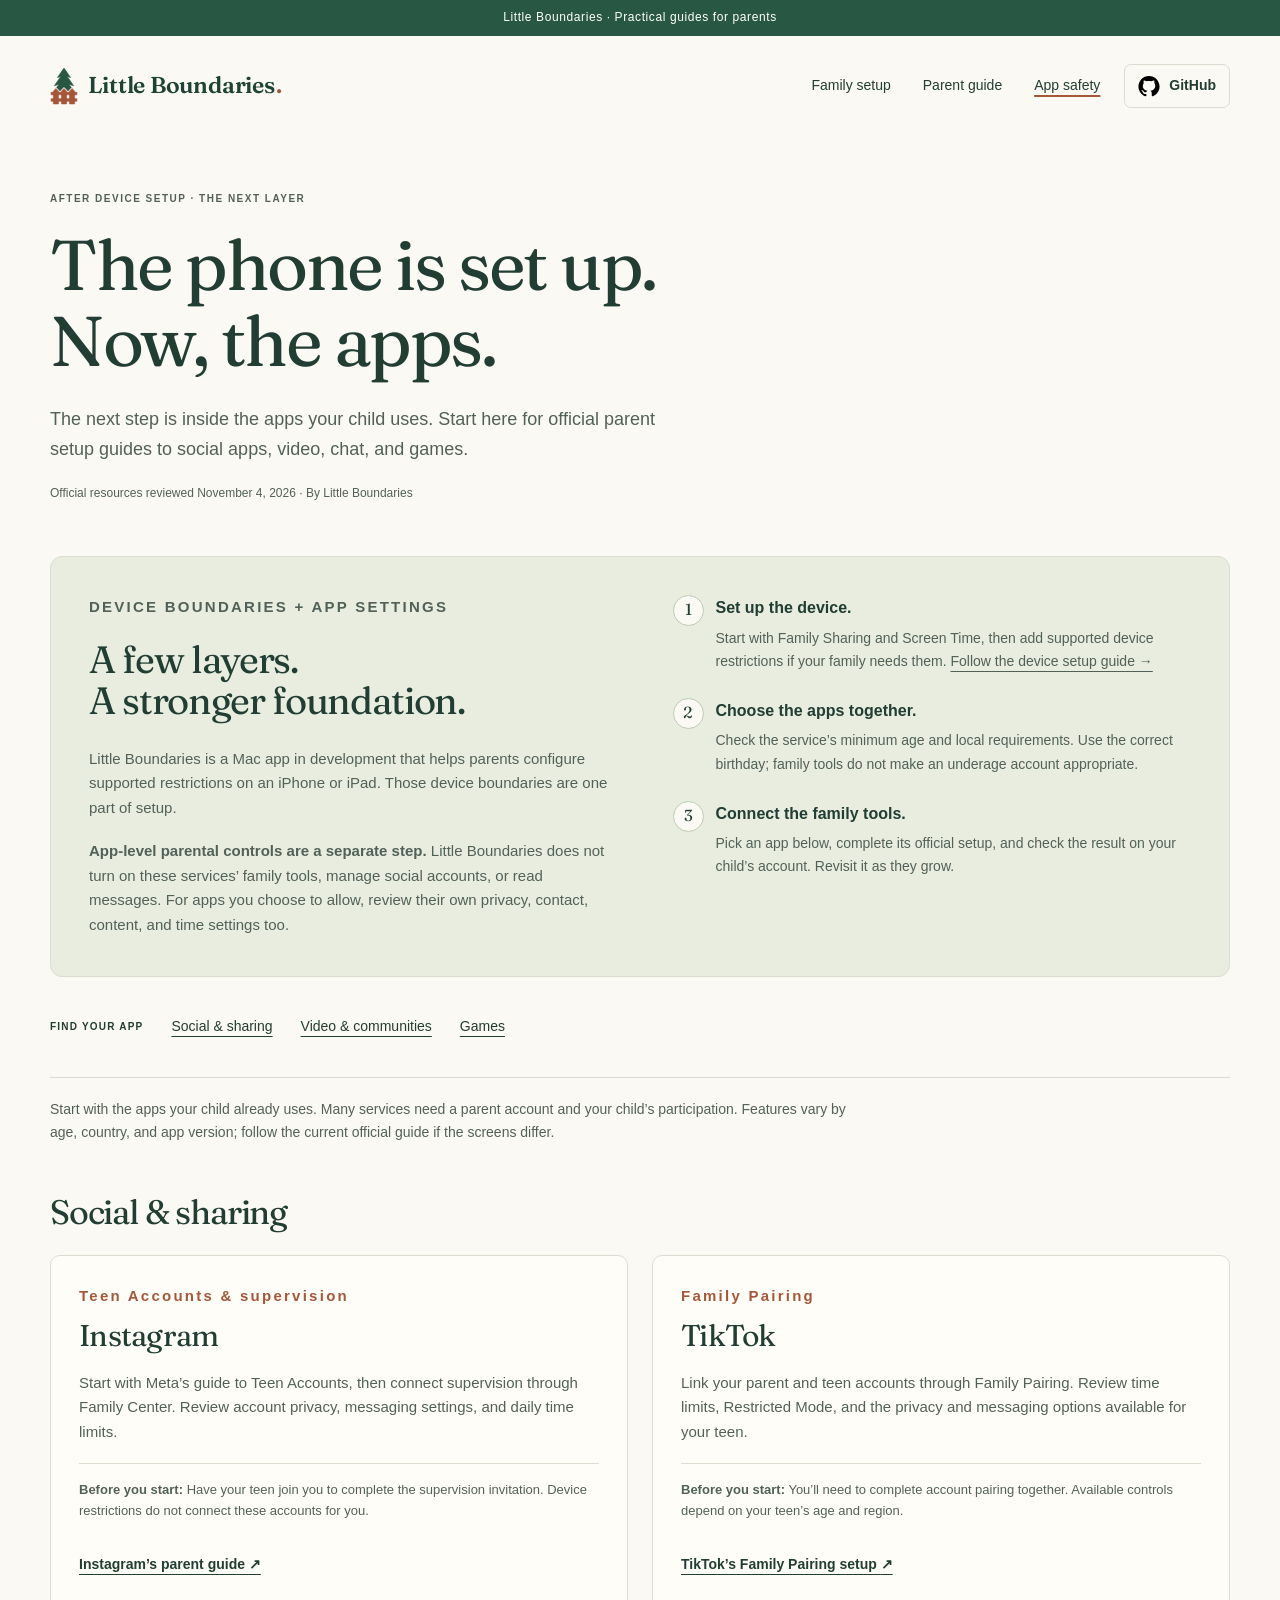
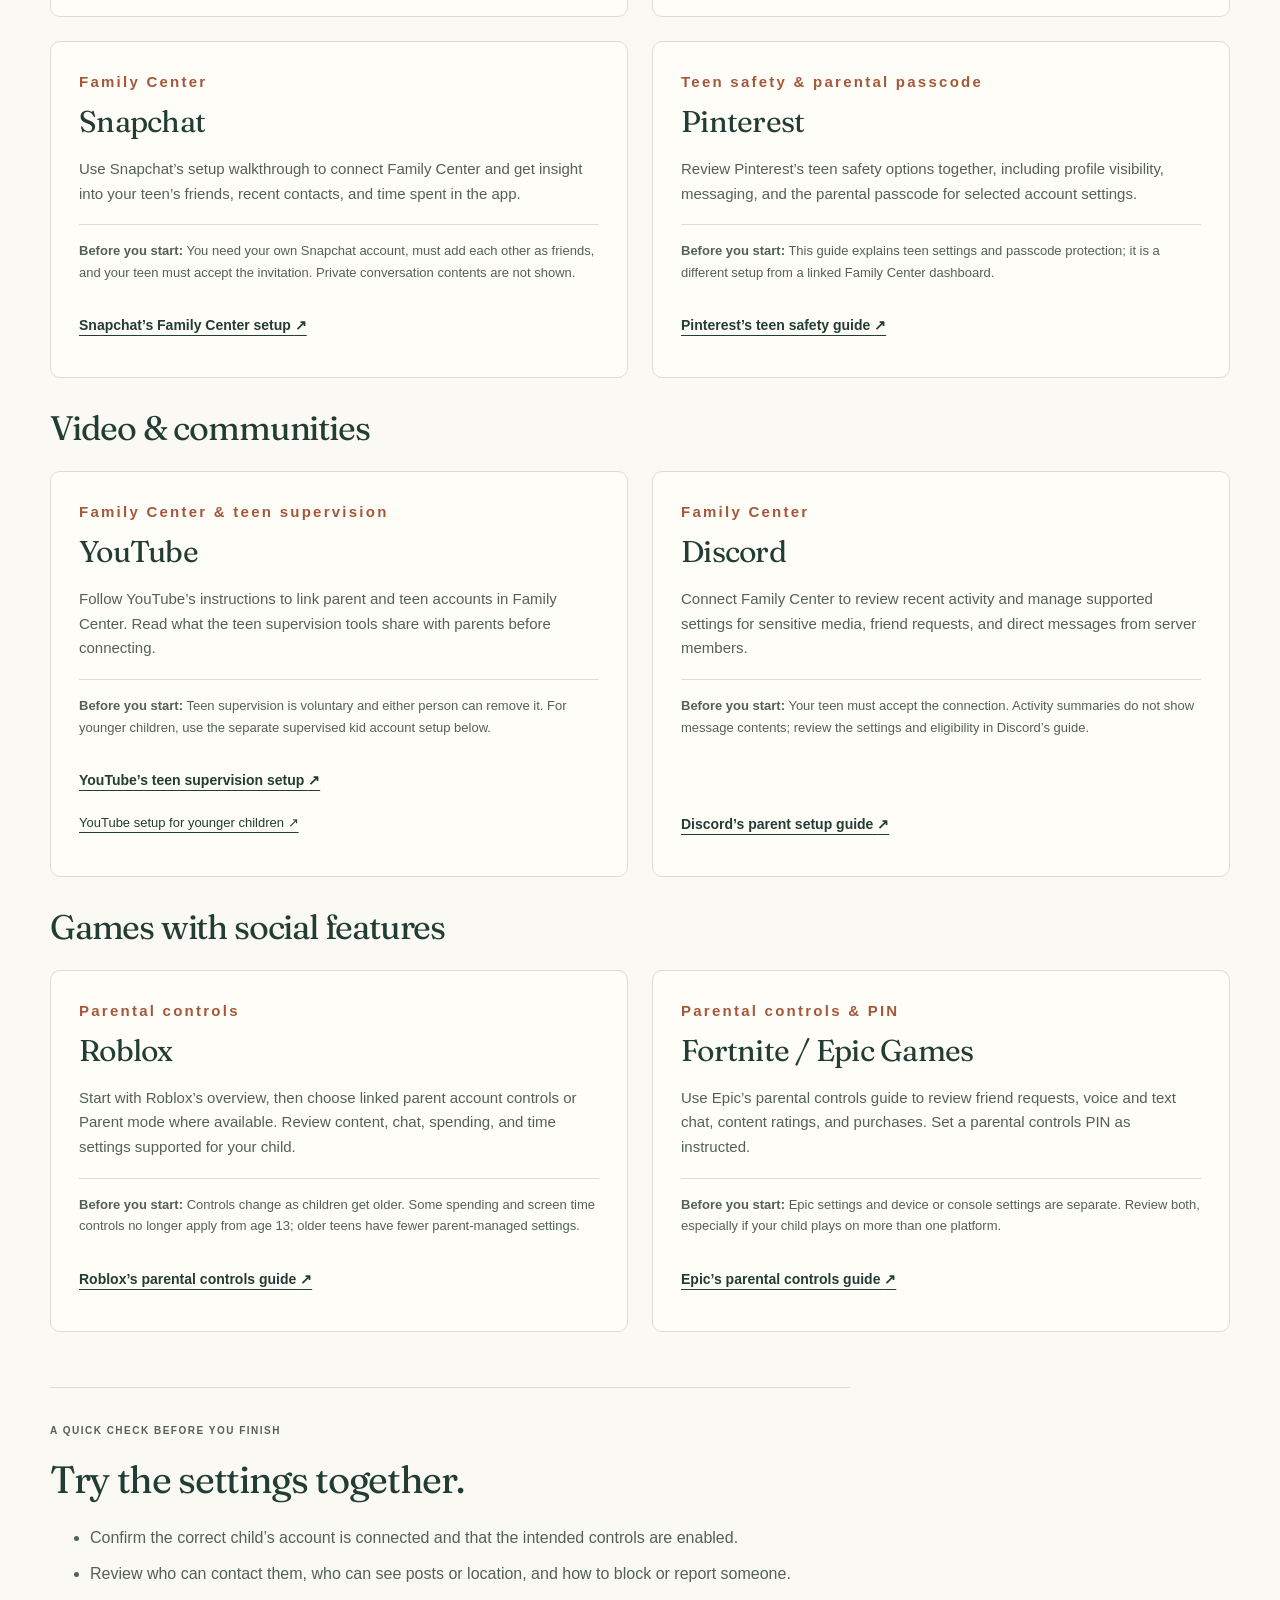
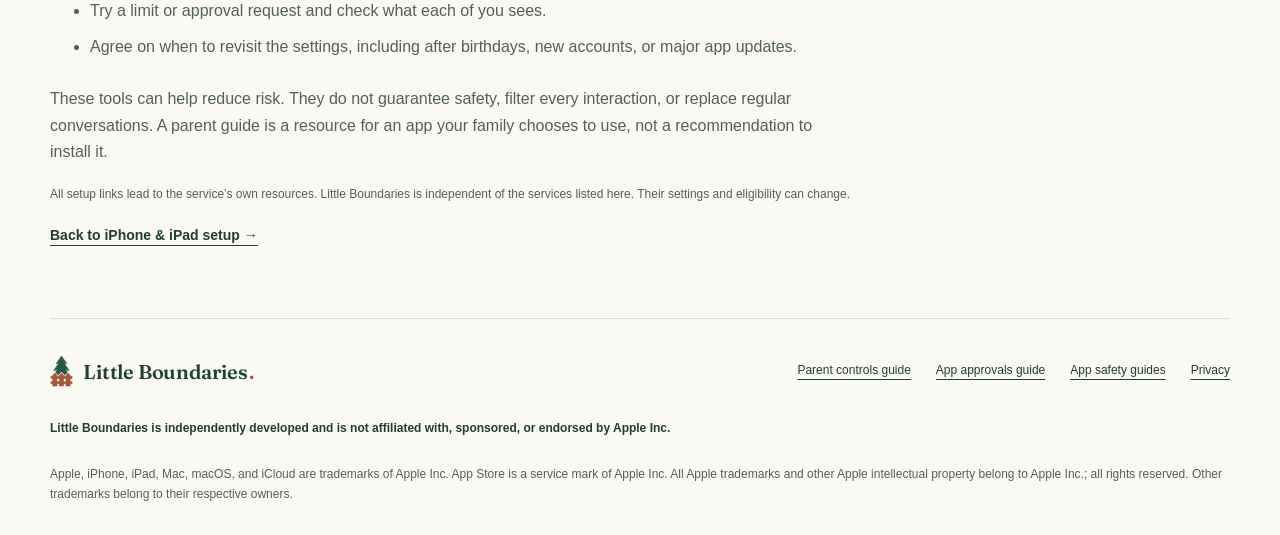
<file: app-parental-controls.htm>
<!doctype html><html lang="en"><head><meta charset="utf-8"><meta name="viewport" content="width=device-width,initial-scale=1"><link rel="icon" href="/favicon.ico?v=c4-1" sizes="32x32"><link rel="icon" href="/favicon.svg?v=c4-1" type="image/svg+xml"><link rel="apple-touch-icon" href="/apple-touch-icon.png"><link rel="manifest" href="/site.webmanifest"><meta name="theme-color" content="#285844"><link rel="preload" href="/fonts/fraunces-latin-600-normal.woff2" as="font" type="font/woff2" crossorigin><link rel="stylesheet" href="/brand.css?v=c4-1"><link rel="stylesheet" href="styles.css?v=c4-1">
<!-- SEO:START -->
<title>Parental Controls for Social Apps &amp; Games | Little Boundaries</title>
<meta name="description" content="Finished setting up the phone or iPad? Find official parent setup guides for Instagram, TikTok, Snapchat, YouTube, Discord, Pinterest, Roblox, and Fortnite.">
<meta name="robots" content="index, follow">
<link rel="canonical" href="https://littleboundaries.app/app-parental-controls.htm">


<meta property="og:type" content="website">
<meta property="og:site_name" content="Little Boundaries">
<meta property="og:locale" content="en_US">
<meta property="og:title" content="Parental Controls for Social Apps &amp; Games | Little Boundaries">
<meta property="og:description" content="Finished setting up the phone or iPad? Find official parent setup guides for Instagram, TikTok, Snapchat, YouTube, Discord, Pinterest, Roblox, and Fortnite.">
<meta property="og:url" content="https://littleboundaries.app/app-parental-controls.htm">
<meta name="twitter:card" content="summary_large_image">
<meta name="twitter:title" content="Parental Controls for Social Apps &amp; Games | Little Boundaries">
<meta name="twitter:description" content="Finished setting up the phone or iPad? Find official parent setup guides for Instagram, TikTok, Snapchat, YouTube, Discord, Pinterest, Roblox, and Fortnite.">
<meta property="og:image" content="https://littleboundaries.app/social-preview-v3.png">
<meta property="og:image:secure_url" content="https://littleboundaries.app/social-preview-v3.png">
<meta property="og:image:type" content="image/png">
<meta property="og:image:width" content="1200">
<meta property="og:image:height" content="630">
<meta property="og:image:alt" content="Little Boundaries: Small boundaries. Room to grow. A pine tree behind a small picket fence.">
<meta name="twitter:image" content="https://littleboundaries.app/social-preview-v3.png">
<meta name="twitter:image:alt" content="Little Boundaries: Small boundaries. Room to grow. A pine tree behind a small picket fence.">
<script type="application/ld+json">{"@context": "https://schema.org", "@type": "CollectionPage", "name": "Parental controls for social apps and games", "url": "https://littleboundaries.app/app-parental-controls.htm", "description": "Finished setting up the phone or iPad? Find official parent setup guides for Instagram, TikTok, Snapchat, YouTube, Discord, Pinterest, Roblox, and Fortnite.", "isPartOf": {"@type": "WebSite", "name": "Little Boundaries", "url": "https://littleboundaries.app/"}, "dateModified": "2026-11-04"}</script>
<!-- SEO:END -->

<link rel="stylesheet" href="app-safety.css?v=1">
</head><body><a class="skip" href="#main">Skip to content</a><div class="draft">Little Boundaries · Practical guides for parents</div><header class="wrap"><a class="brand" href="/" aria-label="Little Boundaries home"><img class="brand-mark" src="/brand-mark.svg" width="28" height="38" alt="" aria-hidden="true"> Little Boundaries<span class="brand-dot">.</span></a><nav aria-label="Main navigation"><a href="index.html#family">Family setup</a><a href="iphone-ipad-parental-controls.htm">Parent guide</a><a href="app-parental-controls.htm" aria-current="page">App safety</a></nav><a class="github-link" href="https://github.com/little-boundaries/littleboundaries.app" aria-label="View website source on GitHub"><img src="github-mark.svg" width="22" height="22" alt="" aria-hidden="true"><span class="github-label">GitHub</span></a></header><main id="main" class="wrap app-guide">
<section class="app-guide-hero"><p class="eyebrow">AFTER DEVICE SETUP · THE NEXT LAYER</p><h1>The phone is set up.<br>Now, the apps.</h1><p class="lead">The next step is inside the apps your child uses. Start here for official parent setup guides to social apps, video, chat, and games.</p><p class="fine">Official resources reviewed November 4, 2026 · By Little Boundaries</p></section>
<section class="app-foundation" aria-labelledby="layers-title"><div><p class="eyebrow">DEVICE BOUNDARIES + APP SETTINGS</p><h2 id="layers-title">A few layers.<br>A stronger foundation.</h2><p>Little Boundaries is a Mac app in development that helps parents configure supported restrictions on an iPhone or iPad. Those device boundaries are one part of setup.</p><p><strong>App-level parental controls are a separate step.</strong> Little Boundaries does not turn on these services’ family tools, manage social accounts, or read messages. For apps you choose to allow, review their own privacy, contact, content, and time settings too.</p></div><ol class="app-steps"><li><strong>Set up the device.</strong><span>Start with Family Sharing and Screen Time, then add supported device restrictions if your family needs them. <a href="iphone-ipad-parental-controls.htm">Follow the device setup guide →</a></span></li><li><strong>Choose the apps together.</strong><span>Check the service’s minimum age and local requirements. Use the correct birthday; family tools do not make an underage account appropriate.</span></li><li><strong>Connect the family tools.</strong><span>Pick an app below, complete its official setup, and check the result on your child’s account. Revisit it as they grow.</span></li></ol></section>
<nav class="app-jump" aria-label="App guide categories"><span>FIND YOUR APP</span><a href="#social">Social &amp; sharing</a><a href="#video-chat">Video &amp; communities</a><a href="#games">Games</a></nav>
<p class="app-directory-note">Start with the apps your child already uses. Many services need a parent account and your child’s participation. Features vary by age, country, and app version; follow the current official guide if the screens differ.</p>
<section class="app-category" aria-labelledby="social"><h2 id="social">Social &amp; sharing</h2><div class="app-cards">
<article class="app-card" aria-labelledby="instagram"><p class="eyebrow">Teen Accounts &amp; supervision</p><h3 id="instagram">Instagram</h3><p>Start with Meta’s guide to Teen Accounts, then connect supervision through Family Center. Review account privacy, messaging settings, and daily time limits.</p><p class="app-card-note"><strong>Before you start:</strong> Have your teen join you to complete the supervision invitation. Device restrictions do not connect these accounts for you.</p><a class="text-link" href="https://familycenter.meta.com/our-products/instagram/">Instagram’s parent guide <span aria-hidden="true">↗</span></a></article>
<article class="app-card" aria-labelledby="tiktok"><p class="eyebrow">Family Pairing</p><h3 id="tiktok">TikTok</h3><p>Link your parent and teen accounts through Family Pairing. Review time limits, Restricted Mode, and the privacy and messaging options available for your teen.</p><p class="app-card-note"><strong>Before you start:</strong> You’ll need to complete account pairing together. Available controls depend on your teen’s age and region.</p><a class="text-link" href="https://support.tiktok.com/en/safety-hc/account-and-user-safety/family-pairing">TikTok’s Family Pairing setup <span aria-hidden="true">↗</span></a></article>
<article class="app-card" aria-labelledby="snapchat"><p class="eyebrow">Family Center</p><h3 id="snapchat">Snapchat</h3><p>Use Snapchat’s setup walkthrough to connect Family Center and get insight into your teen’s friends, recent contacts, and time spent in the app.</p><p class="app-card-note"><strong>Before you start:</strong> You need your own Snapchat account, must add each other as friends, and your teen must accept the invitation. Private conversation contents are not shown.</p><a class="text-link" href="https://parents.snapchat.com/family-center">Snapchat’s Family Center setup <span aria-hidden="true">↗</span></a></article>
<article class="app-card" aria-labelledby="pinterest"><p class="eyebrow">Teen safety &amp; parental passcode</p><h3 id="pinterest">Pinterest</h3><p>Review Pinterest’s teen safety options together, including profile visibility, messaging, and the parental passcode for selected account settings.</p><p class="app-card-note"><strong>Before you start:</strong> This guide explains teen settings and passcode protection; it is a different setup from a linked Family Center dashboard.</p><a class="text-link" href="https://help.pinterest.com/en/article/teen-safety-options">Pinterest’s teen safety guide <span aria-hidden="true">↗</span></a></article>
</div></section>
<section class="app-category" aria-labelledby="video-chat"><h2 id="video-chat">Video &amp; communities</h2><div class="app-cards">
<article class="app-card" aria-labelledby="youtube"><p class="eyebrow">Family Center &amp; teen supervision</p><h3 id="youtube">YouTube</h3><p>Follow YouTube’s instructions to link parent and teen accounts in Family Center. Read what the teen supervision tools share with parents before connecting.</p><p class="app-card-note"><strong>Before you start:</strong> Teen supervision is voluntary and either person can remove it. For younger children, use the separate supervised kid account setup below.</p><a class="text-link" href="https://support.google.com/youtube/answer/15252891?hl=en">YouTube’s teen supervision setup <span aria-hidden="true">↗</span></a><a class="app-secondary" href="https://support.google.com/youtube/answer/10314074?hl=en">YouTube setup for younger children ↗</a></article>
<article class="app-card" aria-labelledby="discord"><p class="eyebrow">Family Center</p><h3 id="discord">Discord</h3><p>Connect Family Center to review recent activity and manage supported settings for sensitive media, friend requests, and direct messages from server members.</p><p class="app-card-note"><strong>Before you start:</strong> Your teen must accept the connection. Activity summaries do not show message contents; review the settings and eligibility in Discord’s guide.</p><a class="text-link" href="https://support.discord.com/hc/en-us/articles/14155043715735-Family-Center-for-Parents-and-Guardians">Discord’s parent setup guide <span aria-hidden="true">↗</span></a></article>
</div></section>
<section class="app-category" aria-labelledby="games"><h2 id="games">Games with social features</h2><div class="app-cards">
<article class="app-card" aria-labelledby="roblox"><p class="eyebrow">Parental controls</p><h3 id="roblox">Roblox</h3><p>Start with Roblox’s overview, then choose linked parent account controls or Parent mode where available. Review content, chat, spending, and time settings supported for your child.</p><p class="app-card-note"><strong>Before you start:</strong> Controls change as children get older. Some spending and screen time controls no longer apply from age 13; older teens have fewer parent-managed settings.</p><a class="text-link" href="https://en.help.roblox.com/hc/en-us/articles/30428310121620-Parental-Controls-Overview">Roblox’s parental controls guide <span aria-hidden="true">↗</span></a></article>
<article class="app-card" aria-labelledby="epic"><p class="eyebrow">Parental controls &amp; PIN</p><h3 id="epic">Fortnite / Epic Games</h3><p>Use Epic’s parental controls guide to review friend requests, voice and text chat, content ratings, and purchases. Set a parental controls PIN as instructed.</p><p class="app-card-note"><strong>Before you start:</strong> Epic settings and device or console settings are separate. Review both, especially if your child plays on more than one platform.</p><a class="text-link" href="https://safety.epicgames.com/en-US/parental-controls">Epic’s parental controls guide <span aria-hidden="true">↗</span></a></article>
</div></section>
<section class="app-finish" aria-labelledby="check-together"><p class="eyebrow">A QUICK CHECK BEFORE YOU FINISH</p><h2 id="check-together">Try the settings together.</h2><ul><li>Confirm the correct child’s account is connected and that the intended controls are enabled.</li><li>Review who can contact them, who can see posts or location, and how to block or report someone.</li><li>Try a limit or approval request and check what each of you sees.</li><li>Agree on when to revisit the settings, including after birthdays, new accounts, or major app updates.</li></ul><p>These tools can help reduce risk. They do not guarantee safety, filter every interaction, or replace regular conversations. A parent guide is a resource for an app your family chooses to use, not a recommendation to install it.</p><p class="fine">All setup links lead to the service’s own resources. Little Boundaries is independent of the services listed here. Their settings and eligibility can change.</p><a class="text-link" href="iphone-ipad-parental-controls.htm">Back to iPhone &amp; iPad setup →</a></section></main><footer class="wrap"><a class="brand" href="/" aria-label="Little Boundaries home"><img class="brand-mark" src="/brand-mark.svg" width="28" height="38" alt="" aria-hidden="true"> Little Boundaries<span class="brand-dot">.</span></a><div><a href="iphone-ipad-parental-controls.htm">Parent controls guide</a><a href="ask-to-buy-app-restrictions.htm">App approvals guide</a><a href="app-parental-controls.htm">App safety guides</a><a href="privacy.htm">Privacy</a></div><p class="apple-notice">Little Boundaries is independently developed and is not affiliated with, sponsored, or endorsed by Apple Inc.</p><p class="trademark-notice">Apple, iPhone, iPad, Mac, macOS, and iCloud are trademarks of Apple Inc. App Store is a service mark of Apple Inc. All Apple trademarks and other Apple intellectual property belong to Apple Inc.; all rights reserved. Other trademarks belong to their respective owners.</p></footer></body></html>
</file>
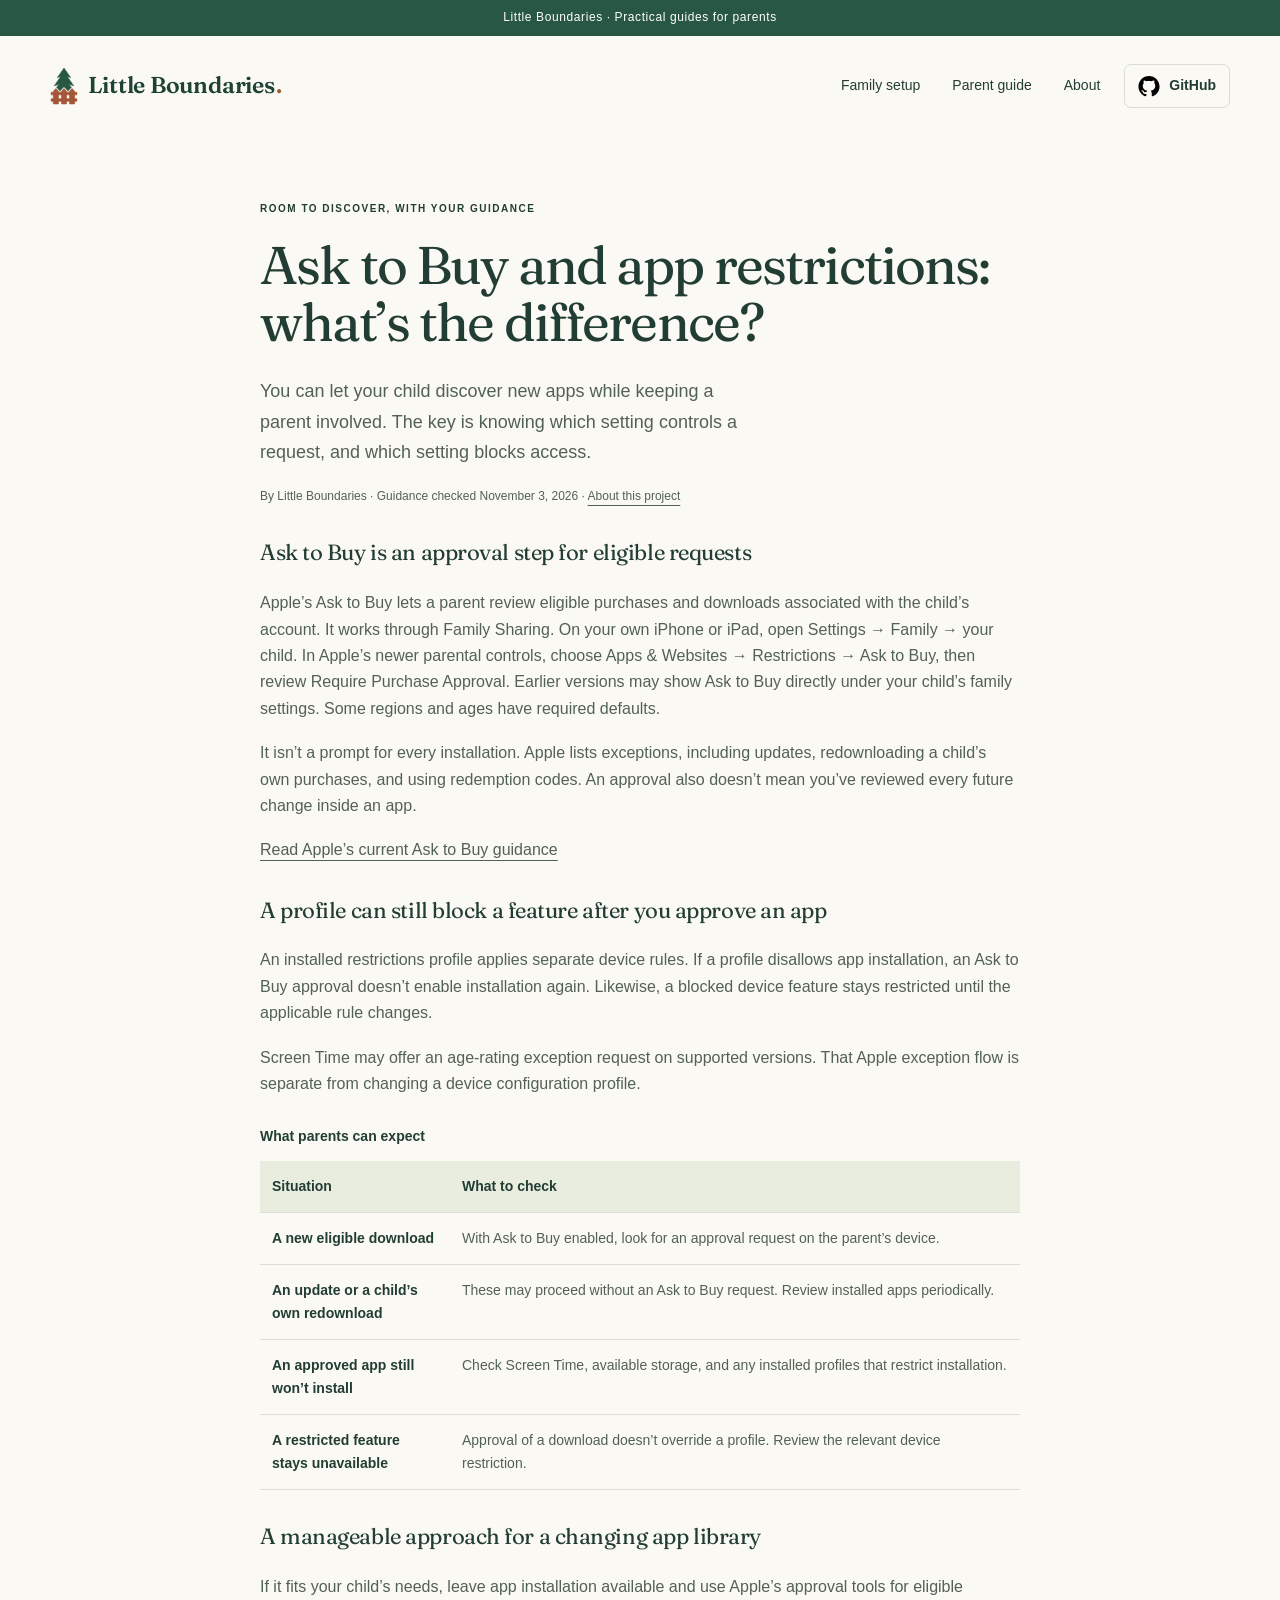
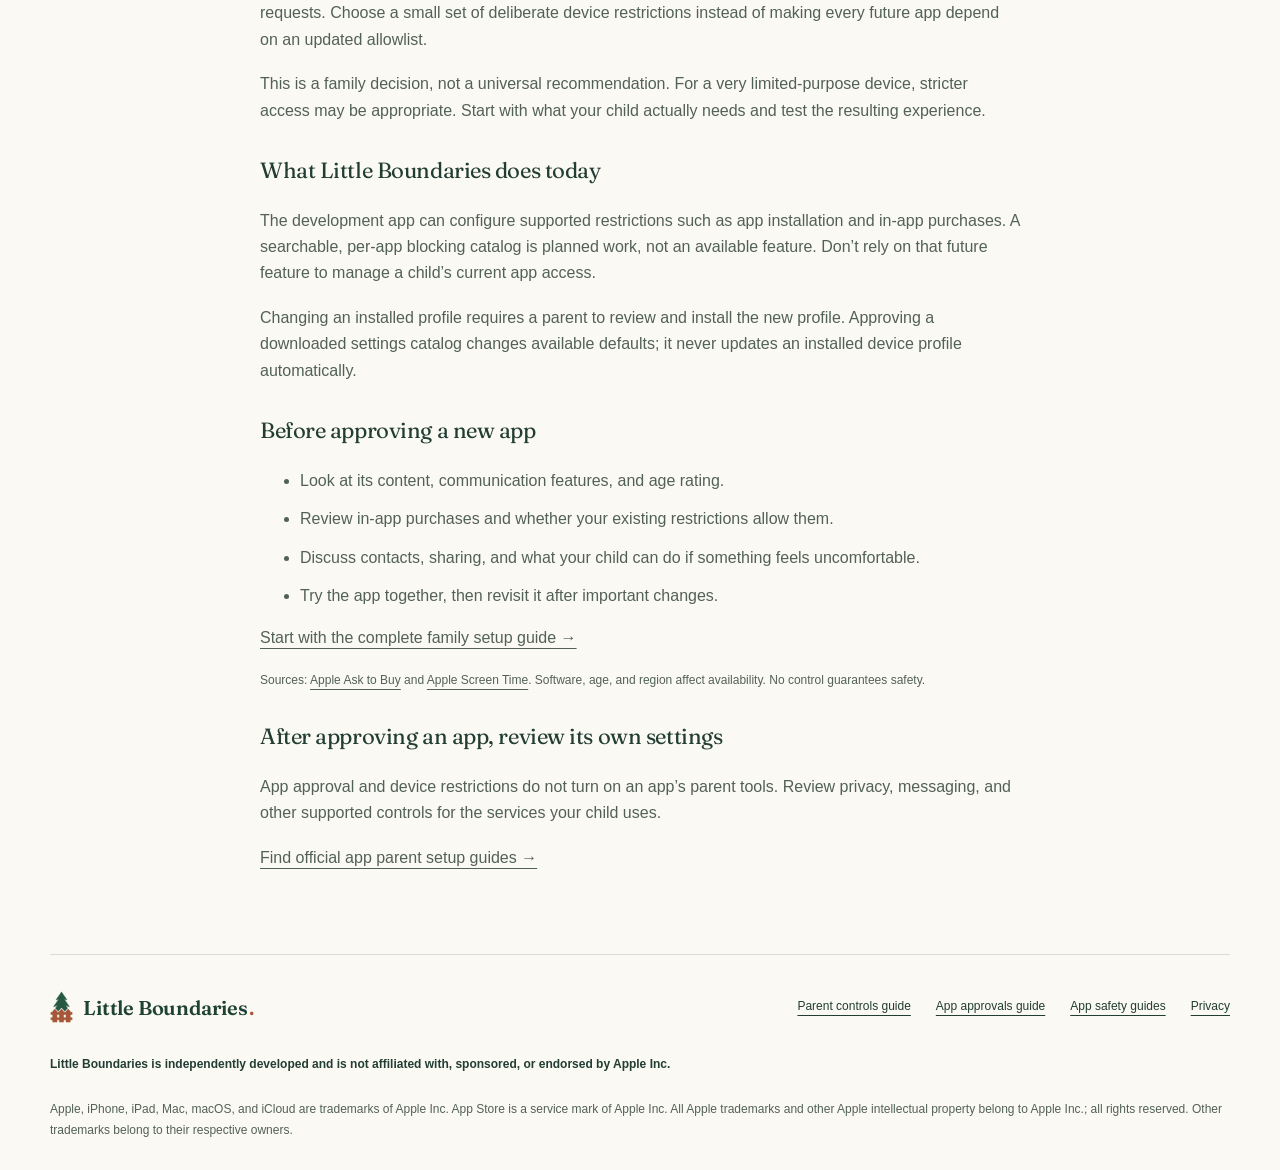
<file: ask-to-buy-app-restrictions.htm>
<!doctype html><html lang="en"><head><meta charset="utf-8"><meta name="viewport" content="width=device-width,initial-scale=1"><link rel="icon" href="/favicon.ico?v=c4-1" sizes="32x32"><link rel="icon" href="/favicon.svg?v=c4-1" type="image/svg+xml"><link rel="apple-touch-icon" href="/apple-touch-icon.png"><link rel="manifest" href="/site.webmanifest"><meta name="theme-color" content="#285844"><link rel="preload" href="/fonts/fraunces-latin-600-normal.woff2" as="font" type="font/woff2" crossorigin><link rel="stylesheet" href="/brand.css?v=c4-1"><link rel="stylesheet" href="styles.css?v=c4-1">
<!-- SEO:START -->
<title>Ask to Buy vs. App Restrictions | Little Boundaries</title>
<meta name="description" content="Learn when Ask to Buy requests approval, why updates may not prompt, and how Screen Time and device restrictions affect apps on a child’s iPhone or iPad.">
<meta name="robots" content="index, follow">
<link rel="canonical" href="https://littleboundaries.app/ask-to-buy-app-restrictions.htm">


<meta property="og:type" content="website">
<meta property="og:site_name" content="Little Boundaries">
<meta property="og:locale" content="en_US">
<meta property="og:title" content="Ask to Buy vs. App Restrictions | Little Boundaries">
<meta property="og:description" content="Learn when Ask to Buy requests approval, why updates may not prompt, and how Screen Time and device restrictions affect apps on a child’s iPhone or iPad.">
<meta property="og:url" content="https://littleboundaries.app/ask-to-buy-app-restrictions.htm">
<meta name="twitter:card" content="summary_large_image">
<meta name="twitter:title" content="Ask to Buy vs. App Restrictions | Little Boundaries">
<meta name="twitter:description" content="Learn when Ask to Buy requests approval, why updates may not prompt, and how Screen Time and device restrictions affect apps on a child’s iPhone or iPad.">
<meta property="og:image" content="https://littleboundaries.app/social-preview-v3.png">
<meta property="og:image:secure_url" content="https://littleboundaries.app/social-preview-v3.png">
<meta property="og:image:type" content="image/png">
<meta property="og:image:width" content="1200">
<meta property="og:image:height" content="630">
<meta property="og:image:alt" content="Little Boundaries: Small boundaries. Room to grow. A pine tree behind a small picket fence.">
<meta name="twitter:image" content="https://littleboundaries.app/social-preview-v3.png">
<meta name="twitter:image:alt" content="Little Boundaries: Small boundaries. Room to grow. A pine tree behind a small picket fence.">
<script type="application/ld+json">{"@context": "https://schema.org", "@graph": [{"@type": "WebSite", "@id": "https://littleboundaries.app/#website", "url": "https://littleboundaries.app/", "name": "Little Boundaries", "inLanguage": "en"}, {"@type": "WebPage", "@id": "https://littleboundaries.app/ask-to-buy-app-restrictions.htm#webpage", "url": "https://littleboundaries.app/ask-to-buy-app-restrictions.htm", "name": "Ask to Buy vs. App Restrictions | Little Boundaries", "description": "Learn when Ask to Buy requests approval, why updates may not prompt, and how Screen Time and device restrictions affect apps on a child’s iPhone or iPad.", "isPartOf": {"@id": "https://littleboundaries.app/#website"}, "inLanguage": "en"}, {"@type": "BreadcrumbList", "itemListElement": [{"@type": "ListItem", "position": 1, "name": "Little Boundaries", "item": "https://littleboundaries.app/"}, {"@type": "ListItem", "position": 2, "name": "Ask to Buy vs. App Restrictions", "item": "https://littleboundaries.app/ask-to-buy-app-restrictions.htm"}]}]}</script>
<!-- SEO:END -->
</head><body><a class="skip" href="#main">Skip to content</a><div class="draft">Little Boundaries · Practical guides for parents</div><header class="wrap"><a class="brand" href="/" aria-label="Little Boundaries home"><img class="brand-mark" src="/brand-mark.svg" width="28" height="38" alt="" aria-hidden="true"> Little Boundaries<span class="brand-dot">.</span></a><nav aria-label="Main navigation"><a href="index.html#family">Family setup</a><a href="iphone-ipad-parental-controls.htm">Parent guide</a><a href="about.htm">About</a></nav><a class="github-link" href="https://github.com/little-boundaries/littleboundaries.app" aria-label="View website source on GitHub"><img src="github-mark.svg" width="22" height="22" alt="" aria-hidden="true"><span class="github-label">GitHub</span></a></header><main id="main" class="wrap prose"><p class="eyebrow">ROOM TO DISCOVER, WITH YOUR GUIDANCE</p><h1>Ask to Buy and app restrictions: what’s the difference?</h1><p class="lead">You can let your child discover new apps while keeping a parent involved. The key is knowing which setting controls a request, and which setting blocks access.</p><p class="fine">By Little Boundaries · Guidance checked November 3, 2026 · <a href="about.htm">About this project</a></p><h2>Ask to Buy is an approval step for eligible requests</h2><p>Apple’s Ask to Buy lets a parent review eligible purchases and downloads associated with the child’s account. It works through Family Sharing. On your own iPhone or iPad, open Settings → Family → your child. In Apple’s newer parental controls, choose Apps &amp; Websites → Restrictions → Ask to Buy, then review Require Purchase Approval. Earlier versions may show Ask to Buy directly under your child’s family settings. Some regions and ages have required defaults.</p><p>It isn’t a prompt for every installation. Apple lists exceptions, including updates, redownloading a child’s own purchases, and using redemption codes. An approval also doesn’t mean you’ve reviewed every future change inside an app.</p><p><a href="https://support.apple.com/en-us/105055">Read Apple’s current Ask to Buy guidance</a></p><h2>A profile can still block a feature after you approve an app</h2><p>An installed restrictions profile applies separate device rules. If a profile disallows app installation, an Ask to Buy approval doesn’t enable installation again. Likewise, a blocked device feature stays restricted until the applicable rule changes.</p><p>Screen Time may offer an age-rating exception request on supported versions. That Apple exception flow is separate from changing a device configuration profile.</p><p class="table-hint">Swipe the table sideways to see all columns.</p><div class="table-scroll" tabindex="0" role="region" aria-label="Scrollable comparison table"><table><caption>What parents can expect</caption><thead><tr><th scope="col">Situation</th><th scope="col">What to check</th></tr></thead><tbody><tr><th scope="row">A new eligible download</th><td>With Ask to Buy enabled, look for an approval request on the parent’s device.</td></tr><tr><th scope="row">An update or a child’s own redownload</th><td>These may proceed without an Ask to Buy request. Review installed apps periodically.</td></tr><tr><th scope="row">An approved app still won’t install</th><td>Check Screen Time, available storage, and any installed profiles that restrict installation.</td></tr><tr><th scope="row">A restricted feature stays unavailable</th><td>Approval of a download doesn’t override a profile. Review the relevant device restriction.</td></tr></tbody></table></div><h2>A manageable approach for a changing app library</h2><p>If it fits your child’s needs, leave app installation available and use Apple’s approval tools for eligible requests. Choose a small set of deliberate device restrictions instead of making every future app depend on an updated allowlist.</p><p>This is a family decision, not a universal recommendation. For a very limited-purpose device, stricter access may be appropriate. Start with what your child actually needs and test the resulting experience.</p><h2>What Little Boundaries does today</h2><p>The development app can configure supported restrictions such as app installation and in-app purchases. A searchable, per-app blocking catalog is planned work, not an available feature. Don’t rely on that future feature to manage a child’s current app access.</p><p>Changing an installed profile requires a parent to review and install the new profile. Approving a downloaded settings catalog changes available defaults; it never updates an installed device profile automatically.</p><h2>Before approving a new app</h2><ul><li>Look at its content, communication features, and age rating.</li><li>Review in-app purchases and whether your existing restrictions allow them.</li><li>Discuss contacts, sharing, and what your child can do if something feels uncomfortable.</li><li>Try the app together, then revisit it after important changes.</li></ul><p><a href="iphone-ipad-parental-controls.htm">Start with the complete family setup guide →</a></p><p class="fine">Sources: <a href="https://support.apple.com/en-us/105055">Apple Ask to Buy</a> and <a href="https://support.apple.com/en-us/108806">Apple Screen Time</a>. Software, age, and region affect availability. No control guarantees safety.</p><h2>After approving an app, review its own settings</h2><p>App approval and device restrictions do not turn on an app’s parent tools. Review privacy, messaging, and other supported controls for the services your child uses.</p><p><a href="app-parental-controls.htm">Find official app parent setup guides →</a></p></main><footer class="wrap"><a class="brand" href="/" aria-label="Little Boundaries home"><img class="brand-mark" src="/brand-mark.svg" width="28" height="38" alt="" aria-hidden="true"> Little Boundaries<span class="brand-dot">.</span></a><div><a href="iphone-ipad-parental-controls.htm">Parent controls guide</a><a href="ask-to-buy-app-restrictions.htm">App approvals guide</a><a href="app-parental-controls.htm">App safety guides</a><a href="privacy.htm">Privacy</a></div><p class="apple-notice">Little Boundaries is independently developed and is not affiliated with, sponsored, or endorsed by Apple Inc.</p><p class="trademark-notice">Apple, iPhone, iPad, Mac, macOS, and iCloud are trademarks of Apple Inc. App Store is a service mark of Apple Inc. All Apple trademarks and other Apple intellectual property belong to Apple Inc.; all rights reserved. Other trademarks belong to their respective owners.</p></footer></body></html>
</file>
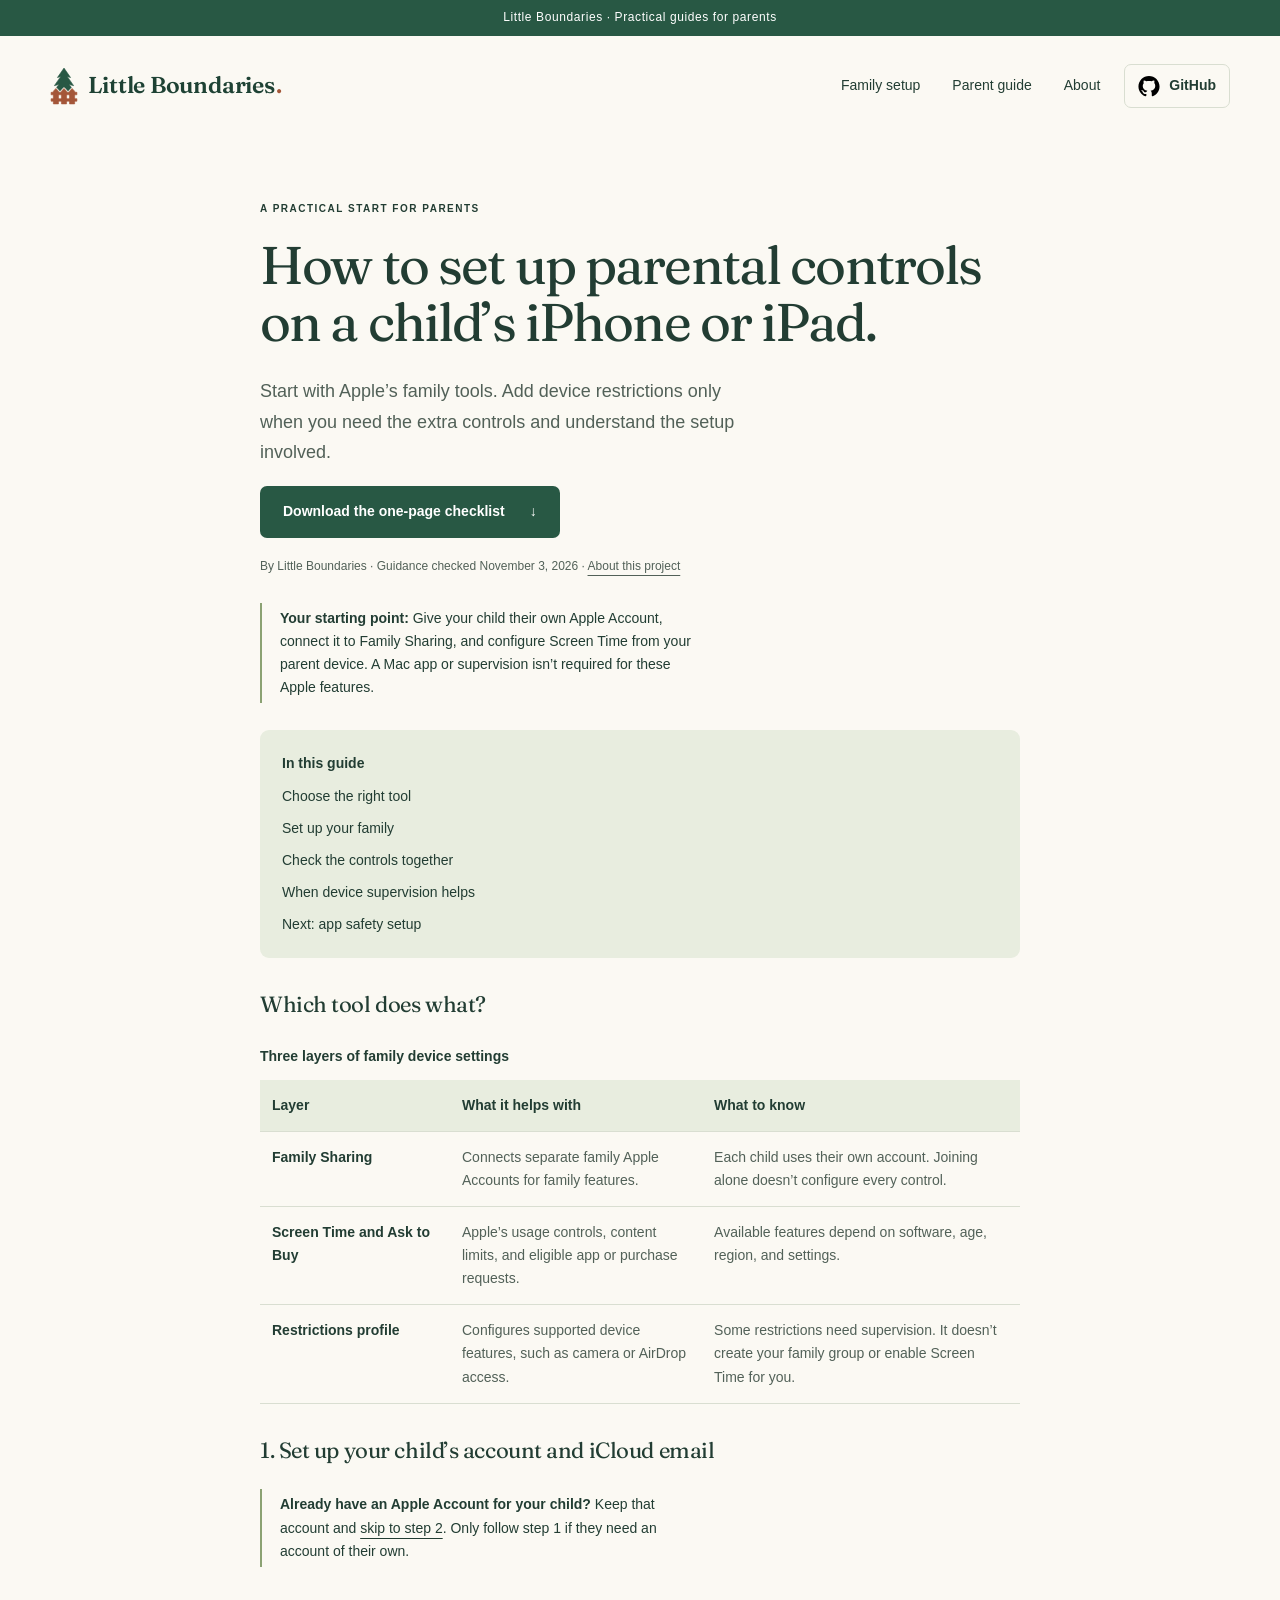
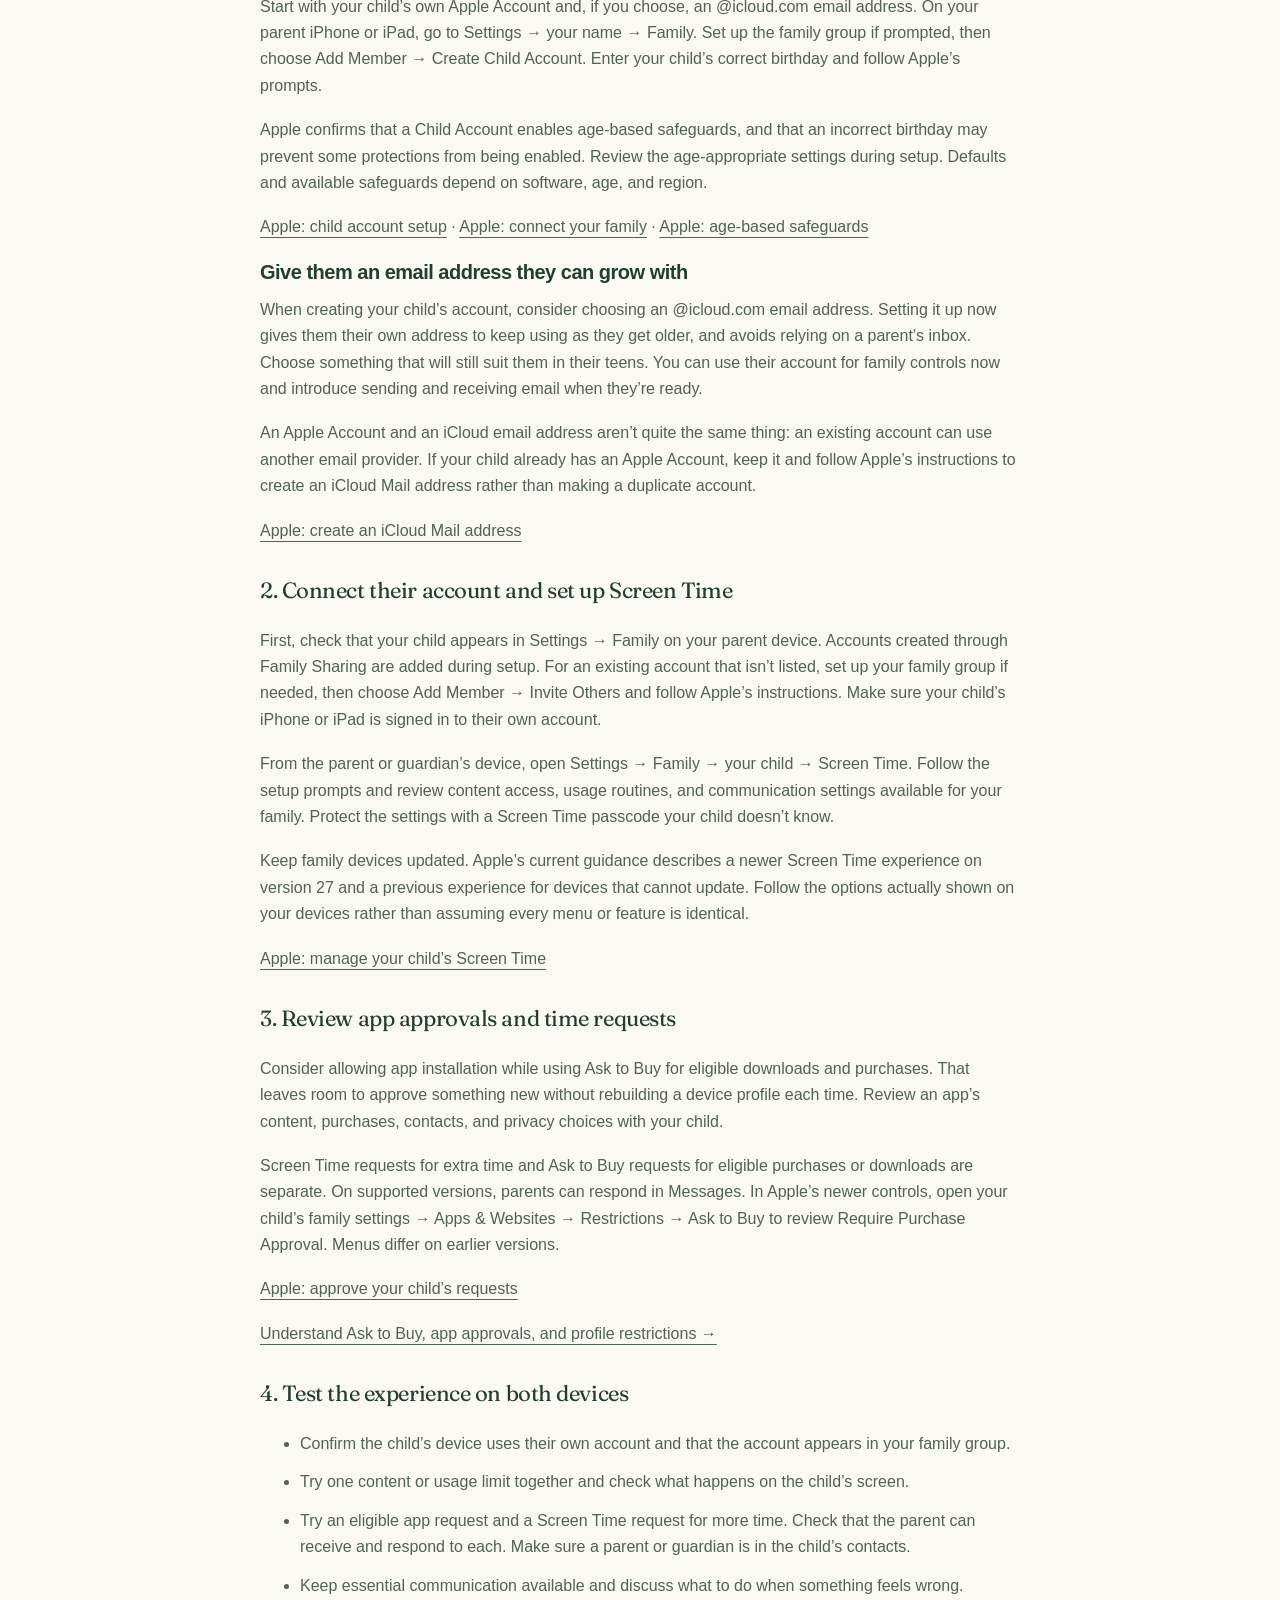
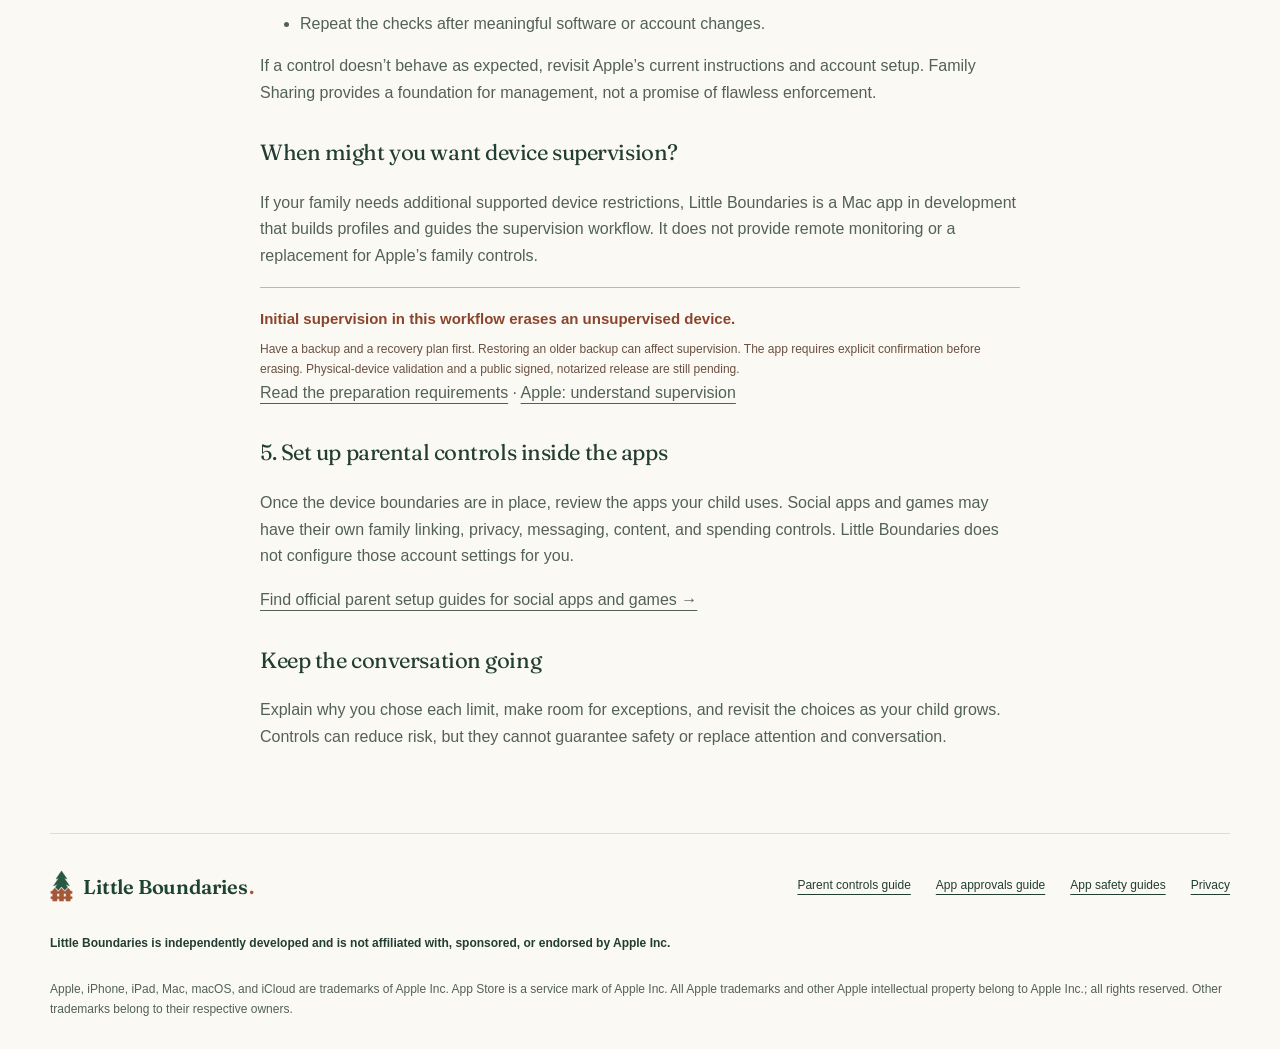
<file: iphone-ipad-parental-controls.htm>
<!doctype html><html lang="en"><head><meta charset="utf-8"><meta name="viewport" content="width=device-width,initial-scale=1"><link rel="icon" href="/favicon.ico?v=c4-1" sizes="32x32"><link rel="icon" href="/favicon.svg?v=c4-1" type="image/svg+xml"><link rel="apple-touch-icon" href="/apple-touch-icon.png"><link rel="manifest" href="/site.webmanifest"><meta name="theme-color" content="#285844"><link rel="preload" href="/fonts/fraunces-latin-600-normal.woff2" as="font" type="font/woff2" crossorigin><link rel="stylesheet" href="/brand.css?v=c4-1"><link rel="stylesheet" href="styles.css?v=c4-1">
<!-- SEO:START -->
<title>iPhone &amp; iPad Parental Controls: Setup Guide | Little Boundaries</title>
<meta name="description" content="Set up a child’s iPhone or iPad with Family Sharing, a child Apple Account, Screen Time, and optional device restrictions. Know what each layer does.">
<meta name="robots" content="index, follow">
<link rel="canonical" href="https://littleboundaries.app/iphone-ipad-parental-controls.htm">


<meta property="og:type" content="website">
<meta property="og:site_name" content="Little Boundaries">
<meta property="og:locale" content="en_US">
<meta property="og:title" content="iPhone &amp; iPad Parental Controls: Setup Guide | Little Boundaries">
<meta property="og:description" content="Set up a child’s iPhone or iPad with Family Sharing, a child Apple Account, Screen Time, and optional device restrictions. Know what each layer does.">
<meta property="og:url" content="https://littleboundaries.app/iphone-ipad-parental-controls.htm">
<meta name="twitter:card" content="summary_large_image">
<meta name="twitter:title" content="iPhone &amp; iPad Parental Controls: Setup Guide | Little Boundaries">
<meta name="twitter:description" content="Set up a child’s iPhone or iPad with Family Sharing, a child Apple Account, Screen Time, and optional device restrictions. Know what each layer does.">
<meta property="og:image" content="https://littleboundaries.app/social-preview-v3.png">
<meta property="og:image:secure_url" content="https://littleboundaries.app/social-preview-v3.png">
<meta property="og:image:type" content="image/png">
<meta property="og:image:width" content="1200">
<meta property="og:image:height" content="630">
<meta property="og:image:alt" content="Little Boundaries: Small boundaries. Room to grow. A pine tree behind a small picket fence.">
<meta name="twitter:image" content="https://littleboundaries.app/social-preview-v3.png">
<meta name="twitter:image:alt" content="Little Boundaries: Small boundaries. Room to grow. A pine tree behind a small picket fence.">
<script type="application/ld+json">{"@context": "https://schema.org", "@graph": [{"@type": "WebSite", "@id": "https://littleboundaries.app/#website", "url": "https://littleboundaries.app/", "name": "Little Boundaries", "inLanguage": "en"}, {"@type": "WebPage", "@id": "https://littleboundaries.app/iphone-ipad-parental-controls.htm#webpage", "url": "https://littleboundaries.app/iphone-ipad-parental-controls.htm", "name": "iPhone & iPad Parental Controls: Setup Guide | Little Boundaries", "description": "Set up a child’s iPhone or iPad with Family Sharing, a child Apple Account, Screen Time, and optional device restrictions. Know what each layer does.", "isPartOf": {"@id": "https://littleboundaries.app/#website"}, "inLanguage": "en"}, {"@type": "BreadcrumbList", "itemListElement": [{"@type": "ListItem", "position": 1, "name": "Little Boundaries", "item": "https://littleboundaries.app/"}, {"@type": "ListItem", "position": 2, "name": "iPhone & iPad Parental Controls: Setup Guide", "item": "https://littleboundaries.app/iphone-ipad-parental-controls.htm"}]}]}</script>
<!-- SEO:END -->
</head><body><a class="skip" href="#main">Skip to content</a><div class="draft">Little Boundaries · Practical guides for parents</div><header class="wrap"><a class="brand" href="/" aria-label="Little Boundaries home"><img class="brand-mark" src="/brand-mark.svg" width="28" height="38" alt="" aria-hidden="true"> Little Boundaries<span class="brand-dot">.</span></a><nav aria-label="Main navigation"><a href="index.html#family">Family setup</a><a href="iphone-ipad-parental-controls.htm">Parent guide</a><a href="about.htm">About</a></nav><a class="github-link" href="https://github.com/little-boundaries/littleboundaries.app" aria-label="View website source on GitHub"><img src="github-mark.svg" width="22" height="22" alt="" aria-hidden="true"><span class="github-label">GitHub</span></a></header><main id="main" class="wrap prose"><p class="eyebrow">A PRACTICAL START FOR PARENTS</p><h1>How to set up parental controls on a child’s iPhone or iPad.</h1><p class="lead">Start with Apple’s family tools. Add device restrictions only when you need the extra controls and understand the setup involved.</p><p><a class="button" href="family-setup-checklist.pdf" download="Little-Boundaries-Family-Checklist.pdf">Download the one-page checklist <span aria-hidden="true">↓</span></a></p><p class="fine">By Little Boundaries · Guidance checked November 3, 2026 · <a href="about.htm">About this project</a></p><div class="aside-note"><strong>Your starting point:</strong> Give your child their own Apple Account, connect it to Family Sharing, and configure Screen Time from your parent device. A Mac app or supervision isn’t required for these Apple features.</div><nav class="guide-toc" aria-label="On this page"><strong>In this guide</strong><a href="#layers">Choose the right tool</a><a href="#setup">Set up your family</a><a href="#check">Check the controls together</a><a href="#supervision">When device supervision helps</a><a href="app-parental-controls.htm">Next: app safety setup</a></nav><h2 id="layers">Which tool does what?</h2><p class="table-hint">Swipe the table sideways to see all columns.</p><div class="table-scroll" tabindex="0" role="region" aria-label="Scrollable comparison table"><table><caption>Three layers of family device settings</caption><thead><tr><th scope="col">Layer</th><th scope="col">What it helps with</th><th scope="col">What to know</th></tr></thead><tbody><tr><th scope="row">Family Sharing</th><td>Connects separate family Apple Accounts for family features.</td><td>Each child uses their own account. Joining alone doesn’t configure every control.</td></tr><tr><th scope="row">Screen Time and Ask to Buy</th><td>Apple’s usage controls, content limits, and eligible app or purchase requests.</td><td>Available features depend on software, age, region, and settings.</td></tr><tr><th scope="row">Restrictions profile</th><td>Configures supported device features, such as camera or AirDrop access.</td><td>Some restrictions need supervision. It doesn’t create your family group or enable Screen Time for you.</td></tr></tbody></table></div><h2 id="setup">1. Set up your child’s account and iCloud email</h2><div class="aside-note"><strong>Already have an Apple Account for your child?</strong> Keep that account and <a href="#screen-time">skip to step 2</a>. Only follow step 1 if they need an account of their own.</div><p>Start with your child’s own Apple Account and, if you choose, an @icloud.com email address. On your parent iPhone or iPad, go to Settings → your name → Family. Set up the family group if prompted, then choose Add Member → Create Child Account. Enter your child’s correct birthday and follow Apple’s prompts.</p><p>Apple confirms that a Child Account enables age-based safeguards, and that an incorrect birthday may prevent some protections from being enabled. Review the age-appropriate settings during setup. Defaults and available safeguards depend on software, age, and region.</p><p><a href="https://support.apple.com/en-us/102617">Apple: child account setup</a> · <a href="https://support.apple.com/en-us/108380">Apple: connect your family</a> · <a href="https://www.apple.com/child-safety/">Apple: age-based safeguards</a></p><h3>Give them an email address they can grow with</h3><p>When creating your child’s account, consider choosing an @icloud.com email address. Setting it up now gives them their own address to keep using as they get older, and avoids relying on a parent’s inbox. Choose something that will still suit them in their teens. You can use their account for family controls now and introduce sending and receiving email when they’re ready.</p><p>An Apple Account and an iCloud email address aren’t quite the same thing: an existing account can use another email provider. If your child already has an Apple Account, keep it and follow Apple’s instructions to create an iCloud Mail address rather than making a duplicate account.</p><p><a href="https://support.apple.com/guide/icloud/create-a-primary-email-address-mmdd8d1c5c/icloud">Apple: create an iCloud Mail address</a></p><h2 id="screen-time">2. Connect their account and set up Screen Time</h2><p>First, check that your child appears in Settings → Family on your parent device. Accounts created through Family Sharing are added during setup. For an existing account that isn’t listed, set up your family group if needed, then choose Add Member → Invite Others and follow Apple’s instructions. Make sure your child’s iPhone or iPad is signed in to their own account.</p><p>From the parent or guardian’s device, open Settings → Family → your child → Screen Time. Follow the setup prompts and review content access, usage routines, and communication settings available for your family. Protect the settings with a Screen Time passcode your child doesn’t know.</p><p>Keep family devices updated. Apple’s current guidance describes a newer Screen Time experience on version 27 and a previous experience for devices that cannot update. Follow the options actually shown on your devices rather than assuming every menu or feature is identical.</p><p><a href="https://support.apple.com/en-us/108806">Apple: manage your child’s Screen Time</a></p><h2>3. Review app approvals and time requests</h2><p>Consider allowing app installation while using Ask to Buy for eligible downloads and purchases. That leaves room to approve something new without rebuilding a device profile each time. Review an app’s content, purchases, contacts, and privacy choices with your child.</p><p>Screen Time requests for extra time and Ask to Buy requests for eligible purchases or downloads are separate. On supported versions, parents can respond in Messages. In Apple’s newer controls, open your child’s family settings → Apps &amp; Websites → Restrictions → Ask to Buy to review Require Purchase Approval. Menus differ on earlier versions.</p><p><a href="https://support.apple.com/en-ca/guide/child-safety/dq4vly6fq1je/web">Apple: approve your child’s requests</a></p><p><a href="ask-to-buy-app-restrictions.htm">Understand Ask to Buy, app approvals, and profile restrictions →</a></p><h2 id="check">4. Test the experience on both devices</h2><ul><li>Confirm the child’s device uses their own account and that the account appears in your family group.</li><li>Try one content or usage limit together and check what happens on the child’s screen.</li><li>Try an eligible app request and a Screen Time request for more time. Check that the parent can receive and respond to each. Make sure a parent or guardian is in the child’s contacts.</li><li>Keep essential communication available and discuss what to do when something feels wrong.</li><li>Repeat the checks after meaningful software or account changes.</li></ul><p>If a control doesn’t behave as expected, revisit Apple’s current instructions and account setup. Family Sharing provides a foundation for management, not a promise of flawless enforcement.</p><h2 id="supervision">When might you want device supervision?</h2><p>If your family needs additional supported device restrictions, Little Boundaries is a Mac app in development that builds profiles and guides the supervision workflow. It does not provide remote monitoring or a replacement for Apple’s family controls.</p><div class="erase-warning"><strong>Initial supervision in this workflow erases an unsupervised device.</strong><p>Have a backup and a recovery plan first. Restoring an older backup can affect supervision. The app requires explicit confirmation before erasing. Physical-device validation and a public signed, notarized release are still pending.</p></div><p><a href="index.html#start">Read the preparation requirements</a> · <a href="https://support.apple.com/en-ca/guide/deployment/dep1d89f0bff/web">Apple: understand supervision</a></p><h2>5. Set up parental controls inside the apps</h2><p>Once the device boundaries are in place, review the apps your child uses. Social apps and games may have their own family linking, privacy, messaging, content, and spending controls. Little Boundaries does not configure those account settings for you.</p><p><a href="app-parental-controls.htm">Find official parent setup guides for social apps and games →</a></p><h2>Keep the conversation going</h2><p>Explain why you chose each limit, make room for exceptions, and revisit the choices as your child grows. Controls can reduce risk, but they cannot guarantee safety or replace attention and conversation.</p></main><footer class="wrap"><a class="brand" href="/" aria-label="Little Boundaries home"><img class="brand-mark" src="/brand-mark.svg" width="28" height="38" alt="" aria-hidden="true"> Little Boundaries<span class="brand-dot">.</span></a><div><a href="iphone-ipad-parental-controls.htm">Parent controls guide</a><a href="ask-to-buy-app-restrictions.htm">App approvals guide</a><a href="app-parental-controls.htm">App safety guides</a><a href="privacy.htm">Privacy</a></div><p class="apple-notice">Little Boundaries is independently developed and is not affiliated with, sponsored, or endorsed by Apple Inc.</p><p class="trademark-notice">Apple, iPhone, iPad, Mac, macOS, and iCloud are trademarks of Apple Inc. App Store is a service mark of Apple Inc. All Apple trademarks and other Apple intellectual property belong to Apple Inc.; all rights reserved. Other trademarks belong to their respective owners.</p></footer></body></html>
</file>
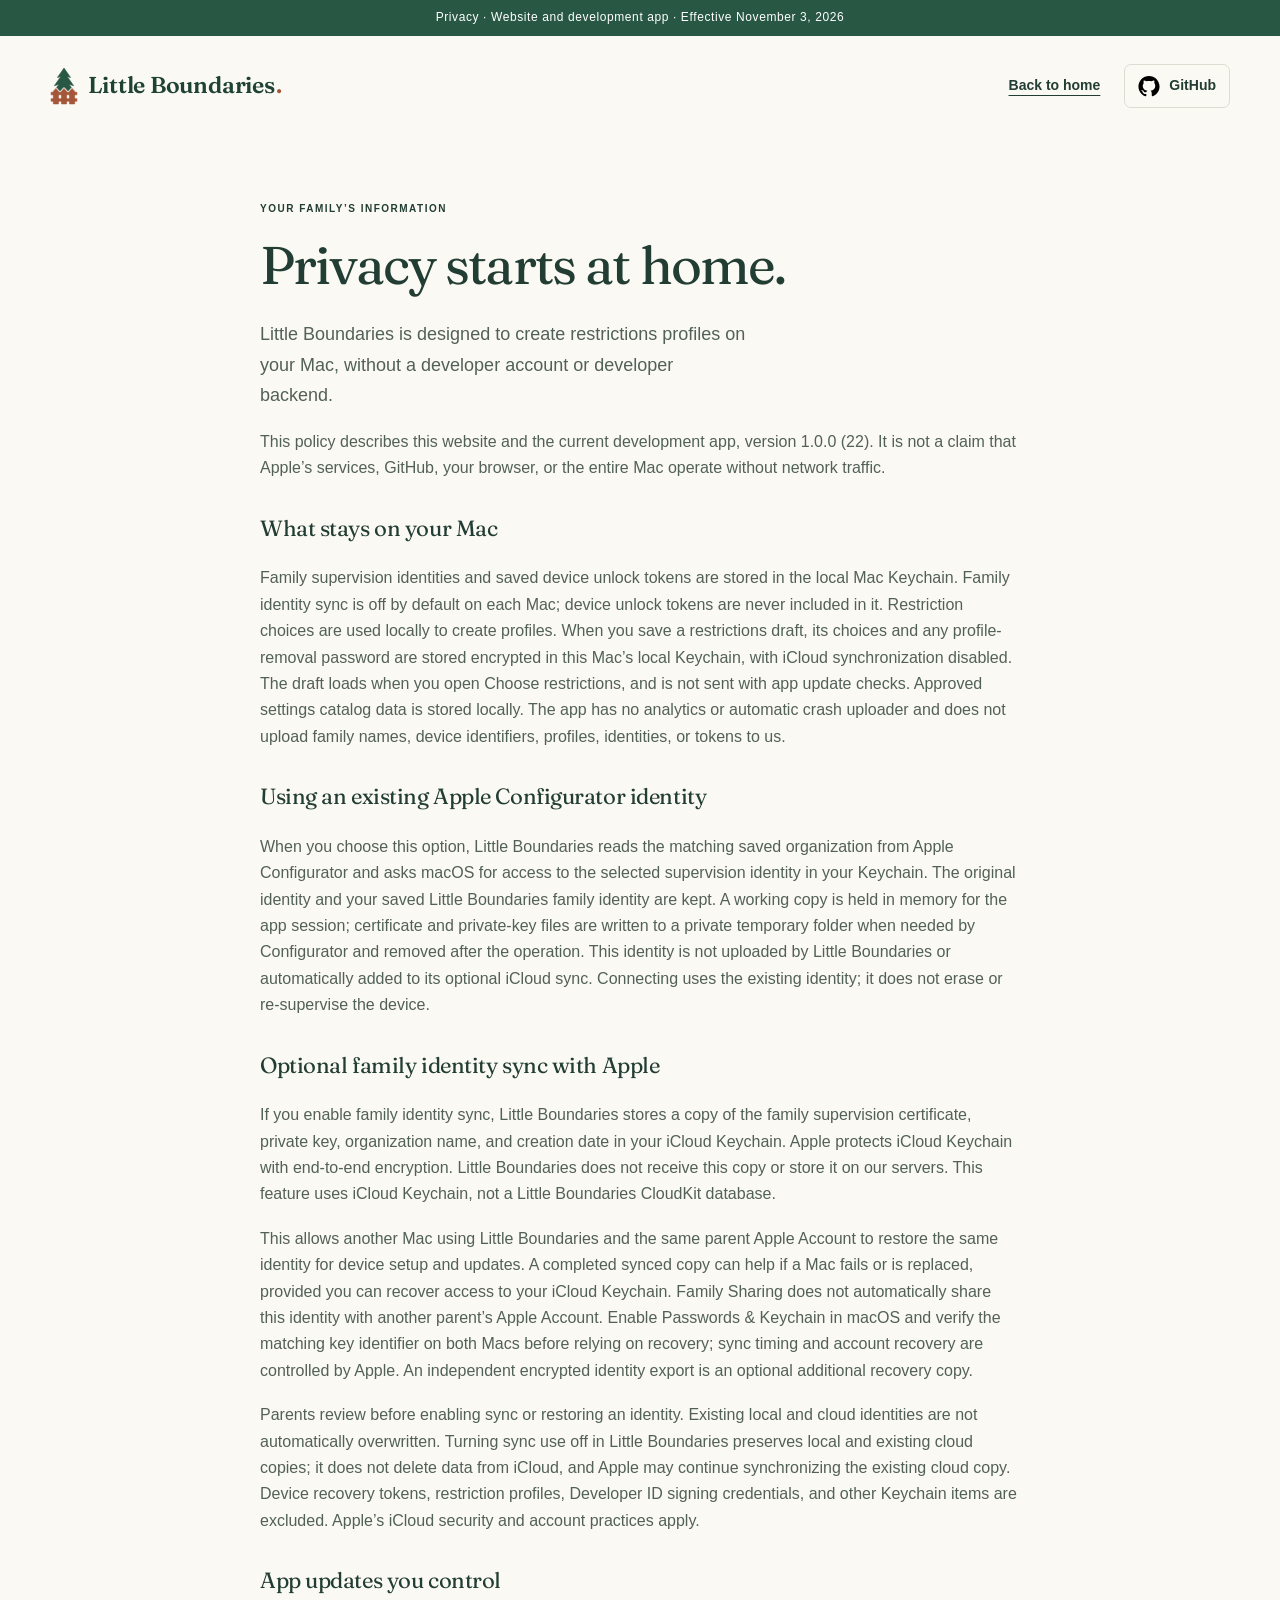
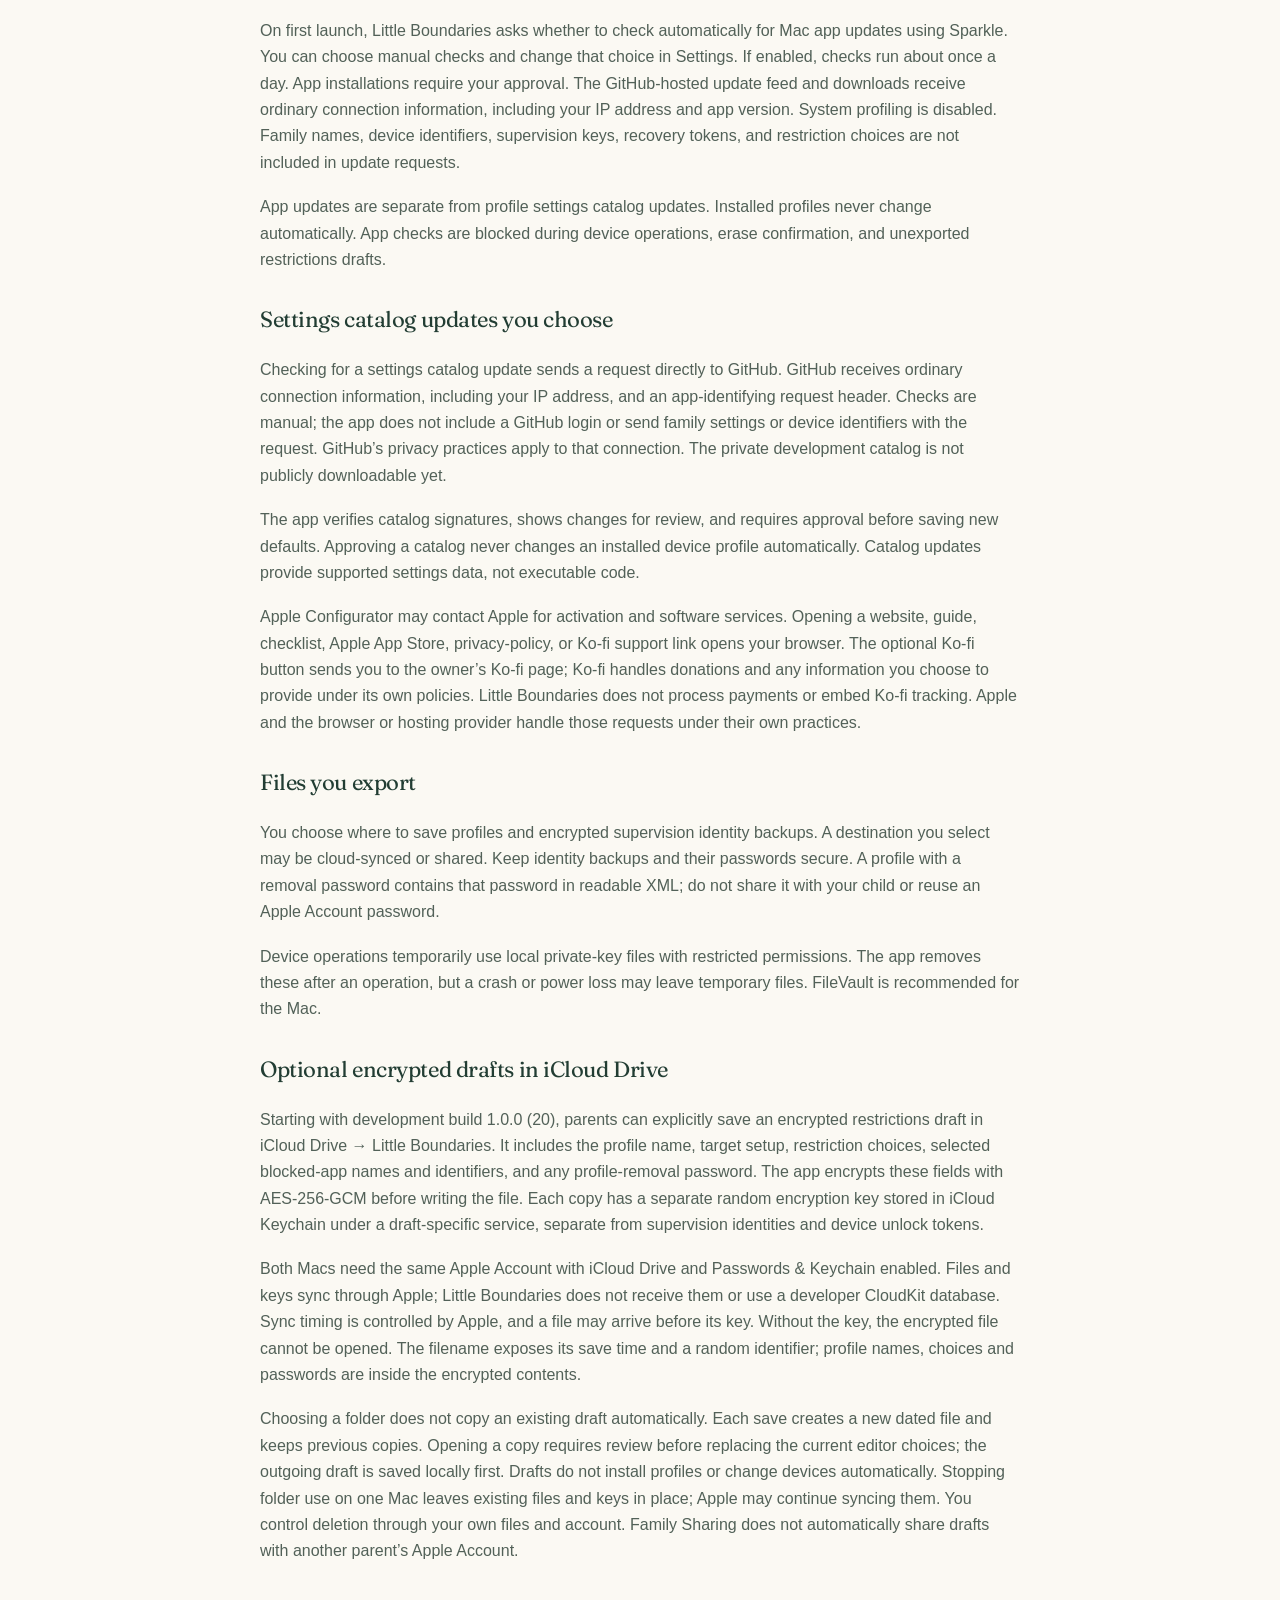
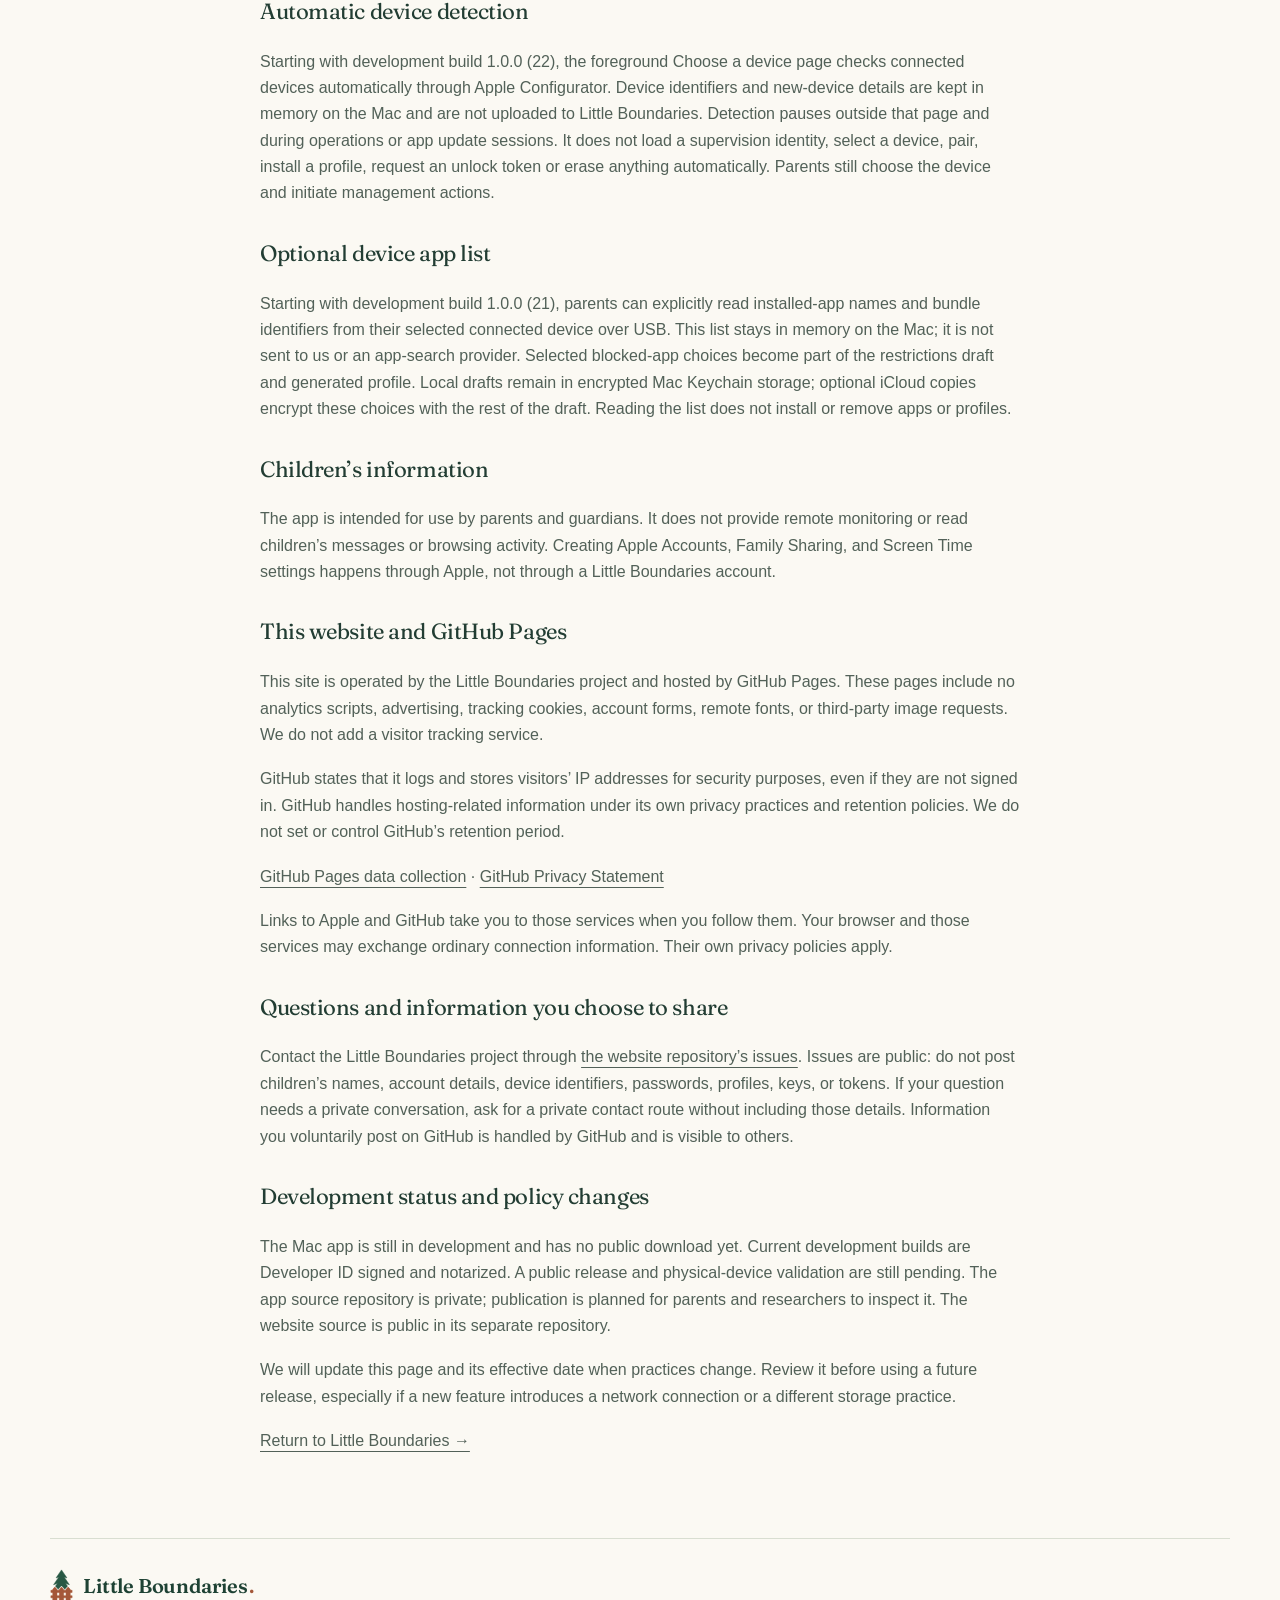
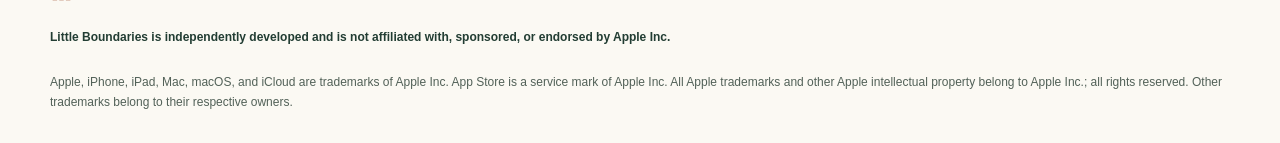
<file: privacy.htm>
<!doctype html><html lang="en"><head><meta charset="utf-8"><meta name="viewport" content="width=device-width,initial-scale=1"><link rel="icon" href="/favicon.ico?v=c4-1" sizes="32x32"><link rel="icon" href="/favicon.svg?v=c4-1" type="image/svg+xml"><link rel="apple-touch-icon" href="/apple-touch-icon.png"><link rel="manifest" href="/site.webmanifest"><meta name="theme-color" content="#285844"><link rel="preload" href="/fonts/fraunces-latin-600-normal.woff2" as="font" type="font/woff2" crossorigin><link rel="stylesheet" href="/brand.css?v=c4-1"><link rel="stylesheet" href="styles.css?v=c4-1">
<!-- SEO:START -->
<title>Privacy Policy | Little Boundaries</title>
<meta name="description" content="How the Little Boundaries development app handles local profiles, family identities, optional GitHub catalog checks, and Apple connections.">
<meta name="robots" content="index, follow">
<link rel="canonical" href="https://littleboundaries.app/privacy.htm">


<meta property="og:type" content="website">
<meta property="og:site_name" content="Little Boundaries">
<meta property="og:locale" content="en_US">
<meta property="og:title" content="Privacy Policy | Little Boundaries">
<meta property="og:description" content="How the Little Boundaries development app handles local profiles, family identities, optional GitHub catalog checks, and Apple connections.">
<meta property="og:url" content="https://littleboundaries.app/privacy.htm">
<meta name="twitter:card" content="summary_large_image">
<meta name="twitter:title" content="Privacy Policy | Little Boundaries">
<meta name="twitter:description" content="How the Little Boundaries development app handles local profiles, family identities, optional GitHub catalog checks, and Apple connections.">
<meta property="og:image" content="https://littleboundaries.app/social-preview-v3.png">
<meta property="og:image:secure_url" content="https://littleboundaries.app/social-preview-v3.png">
<meta property="og:image:type" content="image/png">
<meta property="og:image:width" content="1200">
<meta property="og:image:height" content="630">
<meta property="og:image:alt" content="Little Boundaries: Small boundaries. Room to grow. A pine tree behind a small picket fence.">
<meta name="twitter:image" content="https://littleboundaries.app/social-preview-v3.png">
<meta name="twitter:image:alt" content="Little Boundaries: Small boundaries. Room to grow. A pine tree behind a small picket fence.">
<script type="application/ld+json">{"@context": "https://schema.org", "@graph": [{"@type": "WebSite", "@id": "https://littleboundaries.app/#website", "url": "https://littleboundaries.app/", "name": "Little Boundaries", "inLanguage": "en"}, {"@type": "WebPage", "@id": "https://littleboundaries.app/privacy.htm#webpage", "url": "https://littleboundaries.app/privacy.htm", "name": "Privacy Policy | Little Boundaries", "description": "How the Little Boundaries development app handles local profiles, family identities, optional GitHub catalog checks, and Apple connections.", "isPartOf": {"@id": "https://littleboundaries.app/#website"}, "inLanguage": "en"}, {"@type": "BreadcrumbList", "itemListElement": [{"@type": "ListItem", "position": 1, "name": "Little Boundaries", "item": "https://littleboundaries.app/"}, {"@type": "ListItem", "position": 2, "name": "Privacy Policy", "item": "https://littleboundaries.app/privacy.htm"}]}]}</script>
<!-- SEO:END -->
</head><body><a class="skip" href="#main">Skip to content</a><div class="draft">Privacy · Website and development app · Effective November 3, 2026</div><header class="wrap"><a class="brand" href="/" aria-label="Little Boundaries home"><img class="brand-mark" src="/brand-mark.svg" width="28" height="38" alt="" aria-hidden="true"> Little Boundaries<span class="brand-dot">.</span></a><a class="text-link" href="index.html">Back to home</a><a class="github-link" href="https://github.com/little-boundaries/littleboundaries.app" aria-label="View website source on GitHub"><img src="github-mark.svg" width="22" height="22" alt="" aria-hidden="true"><span class="github-label">GitHub</span></a></header><main id="main" class="wrap prose"><p class="eyebrow">YOUR FAMILY’S INFORMATION</p><h1>Privacy starts at home.</h1><p class="lead">Little Boundaries is designed to create restrictions profiles on your Mac, without a developer account or developer backend.</p><p>This policy describes this website and the current development app, version 1.0.0 (22). It is not a claim that Apple’s services, GitHub, your browser, or the entire Mac operate without network traffic.</p><h2>What stays on your Mac</h2><p>Family supervision identities and saved device unlock tokens are stored in the local Mac Keychain. Family identity sync is off by default on each Mac; device unlock tokens are never included in it. Restriction choices are used locally to create profiles. When you save a restrictions draft, its choices and any profile-removal password are stored encrypted in this Mac’s local Keychain, with iCloud synchronization disabled. The draft loads when you open Choose restrictions, and is not sent with app update checks. Approved settings catalog data is stored locally. The app has no analytics or automatic crash uploader and does not upload family names, device identifiers, profiles, identities, or tokens to us.</p><h2>Using an existing Apple Configurator identity</h2><p>When you choose this option, Little Boundaries reads the matching saved organization from Apple Configurator and asks macOS for access to the selected supervision identity in your Keychain. The original identity and your saved Little Boundaries family identity are kept. A working copy is held in memory for the app session; certificate and private-key files are written to a private temporary folder when needed by Configurator and removed after the operation. This identity is not uploaded by Little Boundaries or automatically added to its optional iCloud sync. Connecting uses the existing identity; it does not erase or re-supervise the device.</p><h2>Optional family identity sync with Apple</h2><p>If you enable family identity sync, Little Boundaries stores a copy of the family supervision certificate, private key, organization name, and creation date in your iCloud Keychain. Apple protects iCloud Keychain with end-to-end encryption. Little Boundaries does not receive this copy or store it on our servers. This feature uses iCloud Keychain, not a Little Boundaries CloudKit database.</p><p>This allows another Mac using Little Boundaries and the same parent Apple Account to restore the same identity for device setup and updates. A completed synced copy can help if a Mac fails or is replaced, provided you can recover access to your iCloud Keychain. Family Sharing does not automatically share this identity with another parent’s Apple Account. Enable Passwords &amp; Keychain in macOS and verify the matching key identifier on both Macs before relying on recovery; sync timing and account recovery are controlled by Apple. An independent encrypted identity export is an optional additional recovery copy.</p><p>Parents review before enabling sync or restoring an identity. Existing local and cloud identities are not automatically overwritten. Turning sync use off in Little Boundaries preserves local and existing cloud copies; it does not delete data from iCloud, and Apple may continue synchronizing the existing cloud copy. Device recovery tokens, restriction profiles, Developer ID signing credentials, and other Keychain items are excluded. Apple’s iCloud security and account practices apply.</p><h2>App updates you control</h2><p>On first launch, Little Boundaries asks whether to check automatically for Mac app updates using Sparkle. You can choose manual checks and change that choice in Settings. If enabled, checks run about once a day. App installations require your approval. The GitHub-hosted update feed and downloads receive ordinary connection information, including your IP address and app version. System profiling is disabled. Family names, device identifiers, supervision keys, recovery tokens, and restriction choices are not included in update requests.</p><p>App updates are separate from profile settings catalog updates. Installed profiles never change automatically. App checks are blocked during device operations, erase confirmation, and unexported restrictions drafts.</p><h2>Settings catalog updates you choose</h2><p>Checking for a settings catalog update sends a request directly to GitHub. GitHub receives ordinary connection information, including your IP address, and an app-identifying request header. Checks are manual; the app does not include a GitHub login or send family settings or device identifiers with the request. GitHub’s privacy practices apply to that connection. The private development catalog is not publicly downloadable yet.</p><p>The app verifies catalog signatures, shows changes for review, and requires approval before saving new defaults. Approving a catalog never changes an installed device profile automatically. Catalog updates provide supported settings data, not executable code.</p><p>Apple Configurator may contact Apple for activation and software services. Opening a website, guide, checklist, Apple App Store, privacy-policy, or Ko-fi support link opens your browser. The optional Ko-fi button sends you to the owner’s Ko-fi page; Ko-fi handles donations and any information you choose to provide under its own policies. Little Boundaries does not process payments or embed Ko-fi tracking. Apple and the browser or hosting provider handle those requests under their own practices.</p><h2>Files you export</h2><p>You choose where to save profiles and encrypted supervision identity backups. A destination you select may be cloud-synced or shared. Keep identity backups and their passwords secure. A profile with a removal password contains that password in readable XML; do not share it with your child or reuse an Apple Account password.</p><p>Device operations temporarily use local private-key files with restricted permissions. The app removes these after an operation, but a crash or power loss may leave temporary files. FileVault is recommended for the Mac.</p><h2>Optional encrypted drafts in iCloud Drive</h2><p>Starting with development build 1.0.0 (20), parents can explicitly save an encrypted restrictions draft in iCloud Drive → Little Boundaries. It includes the profile name, target setup, restriction choices, selected blocked-app names and identifiers, and any profile-removal password. The app encrypts these fields with AES-256-GCM before writing the file. Each copy has a separate random encryption key stored in iCloud Keychain under a draft-specific service, separate from supervision identities and device unlock tokens.</p><p>Both Macs need the same Apple Account with iCloud Drive and Passwords &amp; Keychain enabled. Files and keys sync through Apple; Little Boundaries does not receive them or use a developer CloudKit database. Sync timing is controlled by Apple, and a file may arrive before its key. Without the key, the encrypted file cannot be opened. The filename exposes its save time and a random identifier; profile names, choices and passwords are inside the encrypted contents.</p><p>Choosing a folder does not copy an existing draft automatically. Each save creates a new dated file and keeps previous copies. Opening a copy requires review before replacing the current editor choices; the outgoing draft is saved locally first. Drafts do not install profiles or change devices automatically. Stopping folder use on one Mac leaves existing files and keys in place; Apple may continue syncing them. You control deletion through your own files and account. Family Sharing does not automatically share drafts with another parent’s Apple Account.</p><h2>Automatic device detection</h2><p>Starting with development build 1.0.0 (22), the foreground Choose a device page checks connected devices automatically through Apple Configurator. Device identifiers and new-device details are kept in memory on the Mac and are not uploaded to Little Boundaries. Detection pauses outside that page and during operations or app update sessions. It does not load a supervision identity, select a device, pair, install a profile, request an unlock token or erase anything automatically. Parents still choose the device and initiate management actions.</p><h2>Optional device app list</h2><p>Starting with development build 1.0.0 (21), parents can explicitly read installed-app names and bundle identifiers from their selected connected device over USB. This list stays in memory on the Mac; it is not sent to us or an app-search provider. Selected blocked-app choices become part of the restrictions draft and generated profile. Local drafts remain in encrypted Mac Keychain storage; optional iCloud copies encrypt these choices with the rest of the draft. Reading the list does not install or remove apps or profiles.</p><h2>Children’s information</h2><p>The app is intended for use by parents and guardians. It does not provide remote monitoring or read children’s messages or browsing activity. Creating Apple Accounts, Family Sharing, and Screen Time settings happens through Apple, not through a Little Boundaries account.</p><h2>This website and GitHub Pages</h2><p>This site is operated by the Little Boundaries project and hosted by GitHub Pages. These pages include no analytics scripts, advertising, tracking cookies, account forms, remote fonts, or third-party image requests. We do not add a visitor tracking service.</p><p>GitHub states that it logs and stores visitors’ IP addresses for security purposes, even if they are not signed in. GitHub handles hosting-related information under its own privacy practices and retention policies. We do not set or control GitHub’s retention period.</p><p><a href="https://docs.github.com/en/pages/getting-started-with-github-pages/what-is-github-pages#data-collection">GitHub Pages data collection</a> · <a href="https://docs.github.com/en/site-policy/privacy-policies/github-general-privacy-statement">GitHub Privacy Statement</a></p><p>Links to Apple and GitHub take you to those services when you follow them. Your browser and those services may exchange ordinary connection information. Their own privacy policies apply.</p><h2>Questions and information you choose to share</h2><p>Contact the Little Boundaries project through <a href="https://github.com/little-boundaries/littleboundaries.app/issues">the website repository’s issues</a>. Issues are public: do not post children’s names, account details, device identifiers, passwords, profiles, keys, or tokens. If your question needs a private conversation, ask for a private contact route without including those details. Information you voluntarily post on GitHub is handled by GitHub and is visible to others.</p><h2>Development status and policy changes</h2><p>The Mac app is still in development and has no public download yet. Current development builds are Developer ID signed and notarized. A public release and physical-device validation are still pending. The app source repository is private; publication is planned for parents and researchers to inspect it. The website source is public in its separate repository.</p><p>We will update this page and its effective date when practices change. Review it before using a future release, especially if a new feature introduces a network connection or a different storage practice.</p><p><a href="index.html">Return to Little Boundaries →</a></p></main><footer class="wrap"><a class="brand" href="/" aria-label="Little Boundaries home"><img class="brand-mark" src="/brand-mark.svg" width="28" height="38" alt="" aria-hidden="true"> Little Boundaries<span class="brand-dot">.</span></a><p class="apple-notice">Little Boundaries is independently developed and is not affiliated with, sponsored, or endorsed by Apple Inc.</p><p class="trademark-notice">Apple, iPhone, iPad, Mac, macOS, and iCloud are trademarks of Apple Inc. App Store is a service mark of Apple Inc. All Apple trademarks and other Apple intellectual property belong to Apple Inc.; all rights reserved. Other trademarks belong to their respective owners.</p></footer></body></html>
</file>
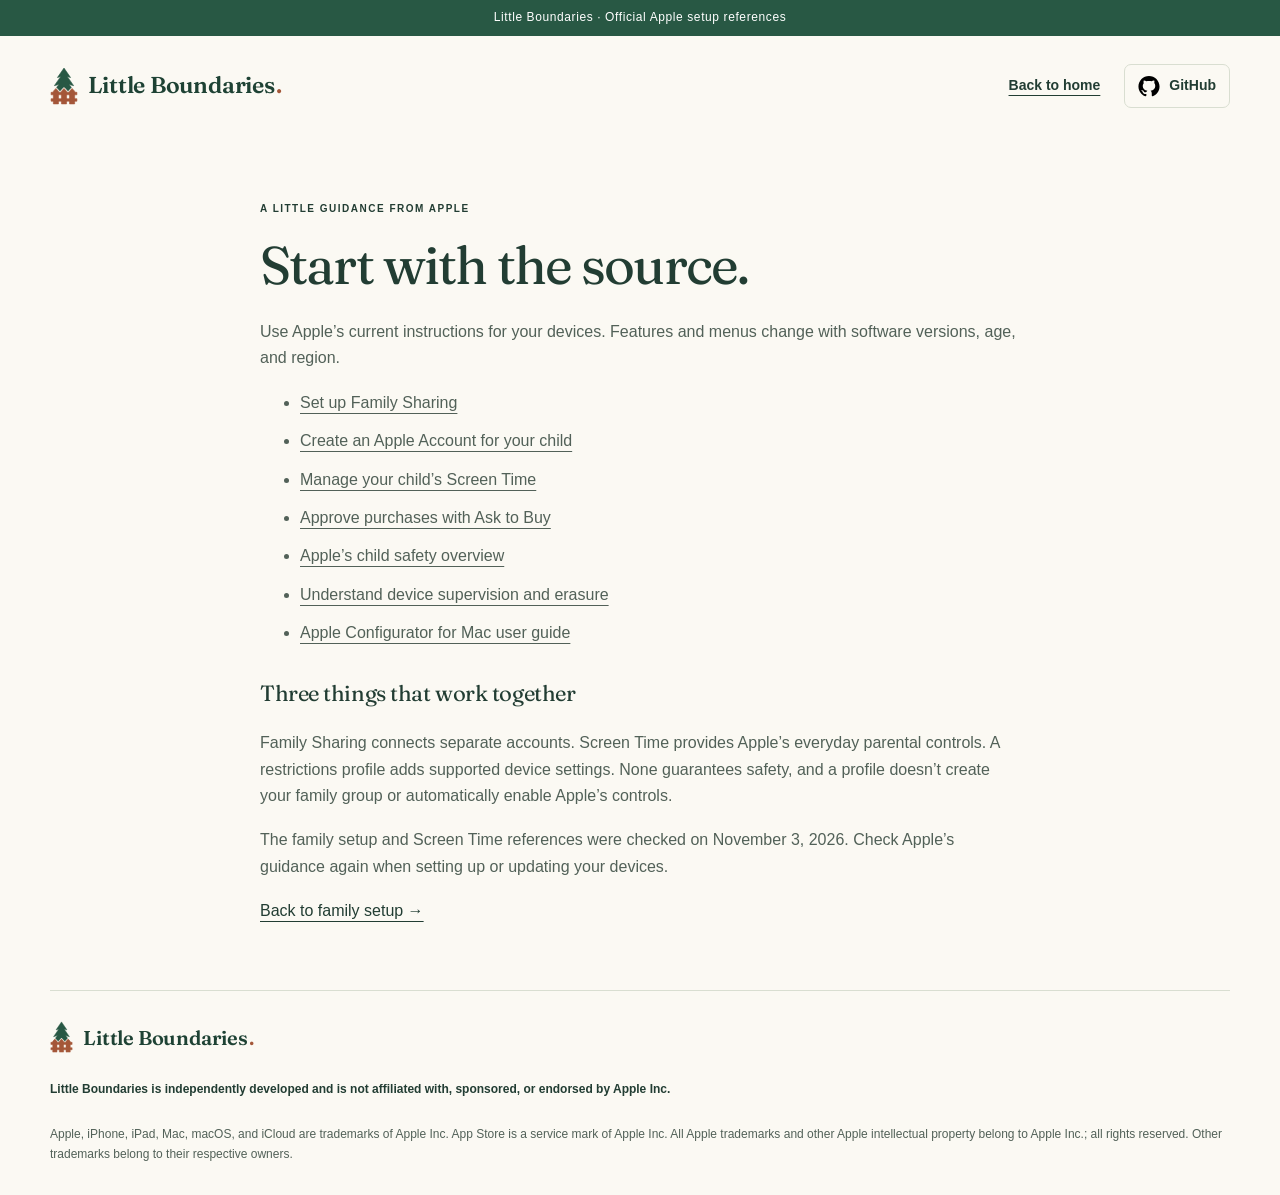
<file: sources.htm>
<!doctype html><html lang="en"><head><meta charset="utf-8"><meta name="viewport" content="width=device-width,initial-scale=1"><link rel="icon" href="/favicon.ico?v=c4-1" sizes="32x32"><link rel="icon" href="/favicon.svg?v=c4-1" type="image/svg+xml"><link rel="apple-touch-icon" href="/apple-touch-icon.png"><link rel="manifest" href="/site.webmanifest"><meta name="theme-color" content="#285844"><link rel="preload" href="/fonts/fraunces-latin-600-normal.woff2" as="font" type="font/woff2" crossorigin><link rel="stylesheet" href="/brand.css?v=c4-1"><link rel="stylesheet" href="styles.css?v=c4-1">
<!-- SEO:START -->
<title>Apple Family Sharing &amp; Screen Time Resources | Little Boundaries</title>
<meta name="description" content="Find official Apple guidance for Family Sharing, child accounts, Screen Time, app approvals, and device supervision.">
<meta name="robots" content="index, follow">
<link rel="canonical" href="https://littleboundaries.app/sources.htm">


<meta property="og:type" content="website">
<meta property="og:site_name" content="Little Boundaries">
<meta property="og:locale" content="en_US">
<meta property="og:title" content="Apple Family Sharing &amp; Screen Time Resources | Little Boundaries">
<meta property="og:description" content="Find official Apple guidance for Family Sharing, child accounts, Screen Time, app approvals, and device supervision.">
<meta property="og:url" content="https://littleboundaries.app/sources.htm">
<meta name="twitter:card" content="summary_large_image">
<meta name="twitter:title" content="Apple Family Sharing &amp; Screen Time Resources | Little Boundaries">
<meta name="twitter:description" content="Find official Apple guidance for Family Sharing, child accounts, Screen Time, app approvals, and device supervision.">
<meta property="og:image" content="https://littleboundaries.app/social-preview-v3.png">
<meta property="og:image:secure_url" content="https://littleboundaries.app/social-preview-v3.png">
<meta property="og:image:type" content="image/png">
<meta property="og:image:width" content="1200">
<meta property="og:image:height" content="630">
<meta property="og:image:alt" content="Little Boundaries: Small boundaries. Room to grow. A pine tree behind a small picket fence.">
<meta name="twitter:image" content="https://littleboundaries.app/social-preview-v3.png">
<meta name="twitter:image:alt" content="Little Boundaries: Small boundaries. Room to grow. A pine tree behind a small picket fence.">
<script type="application/ld+json">{"@context": "https://schema.org", "@graph": [{"@type": "WebSite", "@id": "https://littleboundaries.app/#website", "url": "https://littleboundaries.app/", "name": "Little Boundaries", "inLanguage": "en"}, {"@type": "WebPage", "@id": "https://littleboundaries.app/sources.htm#webpage", "url": "https://littleboundaries.app/sources.htm", "name": "Apple Family Sharing & Screen Time Resources | Little Boundaries", "description": "Find official Apple guidance for Family Sharing, child accounts, Screen Time, app approvals, and device supervision.", "isPartOf": {"@id": "https://littleboundaries.app/#website"}, "inLanguage": "en"}, {"@type": "BreadcrumbList", "itemListElement": [{"@type": "ListItem", "position": 1, "name": "Little Boundaries", "item": "https://littleboundaries.app/"}, {"@type": "ListItem", "position": 2, "name": "Apple Family Sharing & Screen Time Resources", "item": "https://littleboundaries.app/sources.htm"}]}]}</script>
<!-- SEO:END -->
</head><body><div class="draft">Little Boundaries · Official Apple setup references</div><header class="wrap"><a class="brand" href="/" aria-label="Little Boundaries home"><img class="brand-mark" src="/brand-mark.svg" width="28" height="38" alt="" aria-hidden="true"> Little Boundaries<span class="brand-dot">.</span></a><a class="text-link" href="index.html">Back to home</a><a class="github-link" href="https://github.com/little-boundaries/littleboundaries.app" aria-label="View website source on GitHub"><img src="github-mark.svg" width="22" height="22" alt="" aria-hidden="true"><span class="github-label">GitHub</span></a></header><main class="wrap prose"><p class="eyebrow">A LITTLE GUIDANCE FROM APPLE</p><h1>Start with the source.</h1><p>Use Apple’s current instructions for your devices. Features and menus change with software versions, age, and region.</p><ul><li><a href="https://support.apple.com/en-us/108380">Set up Family Sharing</a></li><li><a href="https://support.apple.com/en-us/102617">Create an Apple Account for your child</a></li><li><a href="https://support.apple.com/en-us/108806">Manage your child’s Screen Time</a></li><li><a href="https://support.apple.com/en-us/105055">Approve purchases with Ask to Buy</a></li><li><a href="https://www.apple.com/child-safety/">Apple’s child safety overview</a></li><li><a href="https://support.apple.com/en-ca/guide/deployment/dep1d89f0bff/web">Understand device supervision and erasure</a></li><li><a href="https://support.apple.com/guide/apple-configurator-mac/welcome/mac">Apple Configurator for Mac user guide</a></li></ul><h2>Three things that work together</h2><p>Family Sharing connects separate accounts. Screen Time provides Apple’s everyday parental controls. A restrictions profile adds supported device settings. None guarantees safety, and a profile doesn’t create your family group or automatically enable Apple’s controls.</p><p>The family setup and Screen Time references were checked on November 3, 2026. Check Apple’s guidance again when setting up or updating your devices.</p><a href="index.html#family">Back to family setup →</a></main><footer class="wrap"><a class="brand" href="/" aria-label="Little Boundaries home"><img class="brand-mark" src="/brand-mark.svg" width="28" height="38" alt="" aria-hidden="true"> Little Boundaries<span class="brand-dot">.</span></a><p class="apple-notice">Little Boundaries is independently developed and is not affiliated with, sponsored, or endorsed by Apple Inc.</p><p class="trademark-notice">Apple, iPhone, iPad, Mac, macOS, and iCloud are trademarks of Apple Inc. App Store is a service mark of Apple Inc. All Apple trademarks and other Apple intellectual property belong to Apple Inc.; all rights reserved. Other trademarks belong to their respective owners.</p></footer></body></html>
</file>
<file: brand.css>
/* Little Boundaries — C4 "Bold Pickets" identity.
   Load this BEFORE styles.css, or merge into the top of styles.css.
   Fonts are self-hosted from /fonts (SIL OFL; see fonts/OFL.txt). */

@font-face{font-family:"Fraunces";font-style:normal;font-weight:400;font-display:swap;src:url("fonts/fraunces-latin-400-normal.woff2") format("woff2")}
@font-face{font-family:"Fraunces";font-style:italic;font-weight:400;font-display:swap;src:url("fonts/fraunces-latin-400-italic.woff2") format("woff2")}
@font-face{font-family:"Fraunces";font-style:normal;font-weight:600;font-display:swap;src:url("fonts/fraunces-latin-600-normal.woff2") format("woff2")}

:root{
  /* existing tokens, unchanged */
  --paper:#fbf9f3; --ink:#223d33; --body:#526158; --green:#285844;
  --sage:#e8eddf; --peach:#efd7c6; --line:#d9ded1;
  /* new identity tokens */
  --brand-pine:#1e4234;        /* wordmark text */
  --brand-terracotta:#a45739;  /* fence + wordmark period on light */
  --brand-clay:#c2774f;        /* fence on dark */
  --brand-sage:#bfd3ae;
  --font-display:"Fraunces", Georgia, "Times New Roman", serif;
}

/* Headlines move from Georgia to Fraunces (Georgia remains the fallback). */
h1,h2,.layers h3,.mini-content h3,.restriction-group h3,.guide-cards h3{font-family:var(--font-display)}
/* Fraunces is wider than Georgia; relax the tight tracking a little. */
h1,h2{letter-spacing:-.035em}

/* Header/footer wordmark: replaces the "↟" text symbol with the real mark. */
.brand{gap:10px;font-family:var(--font-display);font-weight:600;letter-spacing:-.01em;color:var(--brand-pine)}
.brand-mark{display:block;width:auto;height:38px;flex-shrink:0}
footer .brand-mark{height:32px}
.brand-dot{color:var(--brand-terracotta);margin-left:-9px}
@media(max-width:700px){.brand-mark{height:32px}}
</file>
<file: styles.css>
:root{--paper:#fbf9f3;--ink:#223d33;--body:#526158;--green:#285844;--sage:#e8eddf;--peach:#efd7c6;--line:#d9ded1}*{box-sizing:border-box}html{scroll-behavior:smooth;scroll-padding-top:30px}body{margin:0;background:var(--paper);color:var(--ink);font-family:-apple-system,BlinkMacSystemFont,"Segoe UI",sans-serif;font-size:16px;line-height:1.65}a{color:inherit;text-underline-offset:5px}a:hover{color:#9b4c2c}a:focus-visible,summary:focus-visible{outline:3px solid #b35d37;outline-offset:6px}.wrap{width:min(1180px,calc(100% - 80px));margin:auto}.draft{background:var(--green);color:#fff;text-align:center;font-size:12px;letter-spacing:.05em;padding:8px 20px}.draft span{margin:0 12px;color:#c4d2a8}header{display:flex;justify-content:space-between;align-items:center;padding:28px 0}.brand{display:inline-flex;gap:8px;align-items:center;font-size:23px;font-weight:650;letter-spacing:-1px;text-decoration:none;white-space:nowrap}.brand-dot{color:#ba603e;margin-left:-7px}nav{display:flex;gap:32px;align-items:center}nav a{text-decoration:none;font-size:14px}nav .button{color:white}.button{display:inline-flex;gap:25px;align-items:center;justify-content:center;background:var(--green);color:#fff;text-decoration:none;padding:16px 23px;border-radius:7px;font-size:14px;font-weight:550;line-height:1.4}.button:hover{background:#1d4433;color:#fff}.button.small{padding:12px 20px}.text-link{font-size:14px;font-weight:600}.eyebrow{font-size:10px;letter-spacing:.15em;font-weight:700;line-height:1.6;margin:0 0 20px}h1,h2{font-family:var(--font-display);font-weight:400;letter-spacing:-.055em;line-height:1.08;margin:0 0 25px}h1{font-size:clamp(52px,5.6vw,76px)}h1 em{color:#a45739;font-weight:400}h2{font-size:clamp(36px,3.7vw,49px)}h3{font-size:20px;line-height:1.3;font-weight:550;letter-spacing:-.025em;margin:15px 0 12px}p{color:var(--body);margin:0 0 18px}.lead{font-size:18px;line-height:1.7;max-width:490px}.fine{font-size:12px;line-height:1.7}.hero{display:grid;grid-template-columns:1.12fr 1fr;gap:35px;align-items:center;padding-top:45px;padding-bottom:65px}.hero .actions{display:flex;flex-wrap:wrap;gap:20px;align-items:center;margin-top:30px}.hero-note{margin-top:18px}.garden{position:relative;background:#edf0e4;border-radius:48% 48% 15px 15px;height:485px;overflow:hidden}.sun{position:absolute;width:100px;height:100px;border-radius:50%;background:#ebc9a3;right:43px;top:45px}.orbit{position:absolute;border:1px solid #d5ddc9;border-radius:50%;width:390px;height:390px;top:50px;left:60px}.orbit-two{width:460px;height:460px;left:25px;top:15px}.device-illustration{position:absolute;width:216px;height:432px;top:24px;left:50%;transform:translateX(-50%) rotate(-6deg);z-index:2;display:block}.garden .fence{z-index:1}.floating-note{position:absolute;background:#fffdf8;z-index:4;box-shadow:0 6px 30px #3240320c;border:1px solid #e9e9de;border-radius:7px;padding:10px 15px;font-size:12px;display:flex;align-items:center;gap:9px}.note-top{top:70px;left:65px;transform:rotate(-5deg)}.note-bottom{right:18px;bottom:63px;transform:rotate(4deg)}.check-badge{border-radius:50%;background:#dbe7ca;color:#35553a;width:22px;height:22px;text-align:center}.heart{color:#ac5736;font-size:25px;line-height:1}.pine{position:absolute;z-index:0;display:block;object-fit:contain}.pine-left{width:124px;height:186px;left:22px;bottom:49px}.pine-right{width:110px;height:165px;right:22px;bottom:49px}.fence{position:absolute;bottom:38px;left:23px;right:23px;height:66px;display:flex;justify-content:space-between;z-index:3}.fence:after{content:"";position:absolute;top:25px;width:100%;height:13px;background:#c5ad85}.fence i{height:65px;width:22px;background:#d4bf9c;border-radius:14px 14px 3px 3px}.illustration-label{position:absolute;bottom:5px;left:0;right:0;text-align:center;font-size:9px;color:#64715b;letter-spacing:.05em}.promise{border-top:1px solid var(--line);border-bottom:1px solid var(--line);display:flex;justify-content:space-between;padding:21px 30px;font-size:12px}.promise span:before{content:'✳';margin-right:13px;color:#879c6b}.section{padding-top:95px;padding-bottom:95px}.section-heading{display:grid;grid-template-columns:1fr 1fr;gap:0 100px}.section-heading .eyebrow{grid-column:1/-1}.section-heading>p:last-child{align-self:center;max-width:420px}.layers{display:grid;grid-template-columns:repeat(3,1fr);gap:35px;margin-top:40px}.layers article{border-top:1px solid var(--line);padding-top:22px}.number{font-size:10px;letter-spacing:.12em;color:#6a7866}.layers h3{font-family:var(--font-display);font-size:25px;font-weight:400}.layers p,.habits p{font-size:14px}.layers a,.setup-list a{font-size:12px;font-weight:600}.family-section{background:var(--sage);padding:85px 0}.family-grid{display:grid;grid-template-columns:1fr 1fr;gap:100px}.family-grid>div>p:not(.eyebrow){max-width:450px}.aside-note{border-left:2px solid #8ba273;padding:4px 0 4px 18px;font-size:14px;margin:27px 0;max-width:440px}.setup-list article{display:flex;gap:20px;margin-bottom:28px}.setup-list article:last-child{margin-bottom:0}.setup-list article>span{background:#fffdf6;border:1px solid #cbd3be;width:33px;height:33px;flex-shrink:0;text-align:center;border-radius:50%;font-family:var(--font-display);font-size:18px}.setup-list h3{font-size:18px;margin:3px 0 7px}.setup-list p{font-size:14px;margin-bottom:8px}.setup-list p.fine{font-size:12px}.app-section{display:grid;grid-template-columns:1fr 1fr;gap:90px;align-items:center}.app-panel{background:#eee7dd;border-radius:14px;min-height:390px;padding:24px;transform:rotate(-1deg)}.mini-header{font-size:11px;display:flex;align-items:center;gap:14px}.window-dots{color:#b5b4a6;letter-spacing:3px;font-size:9px}.preview-tag{margin-left:auto;color:#6b6e5e;font-size:9px}.mini-content{background:var(--paper);margin:25px 10px 0;padding:28px;border:1px solid #dcded0;border-radius:9px}.mini-content .eyebrow{font-size:8px;margin-bottom:10px}.mini-content h3{font-family:var(--font-display);font-weight:400;font-size:25px;margin-top:0}.setting{display:flex;justify-content:space-between;padding:13px 0;border-bottom:1px solid var(--line);font-size:12px}.setting-value{background:#e2e9d6;padding:1px 12px;border-radius:15px;font-size:10px}.setting-value.muted{background:#ede3d6}.mini-content>p:last-child{font-size:10px;margin:20px 0 0;color:#576650}.local-badge{font-size:11px;text-align:center;margin-top:18px}.check-list{list-style:none;padding:0;font-size:14px}.check-list li{position:relative;padding-left:24px;margin-bottom:14px}.check-list li:before{content:'✓';position:absolute;left:0;color:#60804a}.start-section{padding:45px;background:#f2e6d8;border:1px solid #e6d6c2;border-radius:13px;display:grid;grid-template-columns:1fr 1fr;gap:70px}.start-section h2{font-size:39px}.start-section p,.requirements{font-size:14px}.requirements{padding-left:18px;margin-top:0}.requirements li{padding:0 0 12px 5px}.erase-warning{border-top:1px solid #cdb49a;padding-top:18px}.erase-warning strong{color:#8b452e;font-size:15px}.erase-warning p{font-size:12px;margin:8px 0 0;color:#6b5041}.habits-heading{text-align:center}.habits{display:grid;grid-template-columns:repeat(3,1fr);gap:50px;margin-top:45px}.habits article>span{color:#a65b3e;font-size:28px}.reassurance{margin:35px auto 0;border-top:1px solid var(--line);padding-top:20px;text-align:center;font-size:12px}.privacy-band{background:#274c3d;color:#faf8ed;padding:65px 0}.privacy-band .wrap{display:grid;grid-template-columns:1fr 1fr;gap:100px}.privacy-band p{color:#e1e6d8;font-size:14px}.privacy-band .eyebrow{color:#c8d4b4;font-size:10px}.privacy-band a{font-size:13px}.privacy-band h2{margin-bottom:0}.faq-section{display:grid;grid-template-columns:.8fr 1.2fr;gap:100px}.faq details{border-bottom:1px solid var(--line);padding:20px 0}.faq details:first-child{border-top:1px solid var(--line)}.faq summary{cursor:pointer;font-size:15px;font-weight:550;padding-right:15px}.faq p{font-size:14px;margin:15px 0 0}.closing{text-align:center;border-top:1px solid var(--line);padding:65px 0 70px}.closing p:last-child{font-size:12px;margin-top:20px}footer{display:flex;align-items:center;flex-wrap:wrap;gap:25px;justify-content:space-between;border-top:1px solid var(--line);padding-top:30px;padding-bottom:30px}footer .brand{font-size:20px}footer>div{display:flex;gap:25px;font-size:12px}footer>p{width:100%;font-size:10px;margin:0}.skip{position:fixed;top:-80px;left:15px;z-index:50;background:white;padding:10px}.skip:focus{top:10px}.prose{max-width:760px;padding:65px 0}.prose h1{font-size:53px}.prose h2{font-family:inherit;font-size:22px;letter-spacing:-.02em;margin-top:35px}.prose ul{color:var(--body)}.prose .eyebrow{color:var(--ink)}@media(max-width:1000px){.wrap{width:calc(100% - 48px)}nav{gap:18px}.hero{gap:25px}.hero .actions{display:block}.hero .text-link{display:inline-block;margin-top:18px}.garden{height:450px}.device-illustration{width:200px;height:400px;top:20px}.family-grid,.app-section,.privacy-band .wrap,.faq-section{gap:45px}.start-section{gap:35px;padding:32px}.section-heading{gap:0 45px}.habits{gap:30px}}@media(max-width:700px){.wrap{width:calc(100% - 36px)}header{padding:20px 0;flex-wrap:wrap;gap:18px}.brand{font-size:22px}nav{width:100%;justify-content:space-between;gap:12px}nav a{font-size:11px}nav .small{padding:9px 13px}.draft{font-size:10px}.hero{grid-template-columns:1fr;padding-top:30px;padding-bottom:35px;gap:30px}h1{font-size:58px}.lead{font-size:17px}.hero .actions{display:flex;gap:5px 20px}.hero .text-link{margin-top:15px}.garden{height:430px;max-width:440px;width:100%;margin:auto}.hero-note{margin-bottom:0}.promise{padding:18px 0;flex-wrap:wrap;gap:12px;justify-content:center;font-size:10px}.promise span:before{margin-right:6px}.section{padding-top:60px;padding-bottom:60px}.section-heading,.layers,.family-grid,.app-section,.start-section,.habits,.privacy-band .wrap,.faq-section{grid-template-columns:1fr}.section-heading{gap:0}.layers{gap:28px;margin-top:18px}.layers h3{margin-top:10px}.family-section{padding:60px 0}.family-grid{gap:30px}.app-section{gap:35px}.app-panel{min-height:350px;padding:19px}.mini-content{margin:20px 0 0}.start-section{padding:26px;gap:20px;width:calc(100% - 36px)}.start-section h2{font-size:35px}.habits{gap:15px;margin-top:25px}.habits-heading{text-align:left}.habits h3{margin-top:5px}.habits article>span{font-size:25px}.privacy-band{padding:50px 0}.privacy-band .wrap{gap:25px}.faq-section{gap:20px}.closing{padding-top:45px;padding-bottom:45px}footer>div{gap:18px;font-size:11px}.prose{padding:35px 0}.prose h1{font-size:42px}}@media(prefers-reduced-motion:reduce){html{scroll-behavior:auto}}

.guide-toc{display:flex;align-items:flex-start;flex-direction:column;gap:9px;padding:22px;background:var(--sage);border-radius:9px;margin:25px 0;font-size:14px}.guide-cards{display:grid;grid-template-columns:1fr 1fr;gap:32px;margin-top:25px}.guide-cards article{border-top:1px solid var(--line);padding-top:10px}.guide-cards p{font-size:14px}.guide-cards h3{font-family:var(--font-display);font-size:25px;font-weight:400;line-height:1.3}.table-scroll{overflow-x:auto;margin:28px 0}table{width:100%;border-collapse:collapse;font-size:14px;text-align:left}caption{text-align:left;font-weight:600;margin-bottom:12px}th,td{border-bottom:1px solid var(--line);padding:14px 12px;vertical-align:top}thead{background:var(--sage)}tbody th{width:25%;font-weight:600}td{color:var(--body)}.prose li{margin-bottom:12px}.prose h1{overflow-wrap:break-word}@media(max-width:700px){.guide-cards{grid-template-columns:1fr}.table-scroll table{min-width:510px}.guide-toc{align-items:flex-start}}

@media(max-width:700px){.device-illustration{width:190px;height:380px;top:18px}.note-top{left:24px;top:48px}.note-bottom{right:10px;bottom:44px;font-size:11px;padding:8px 10px}}

@media(max-width:700px){.pine-left{width:90px;height:135px;left:8px;bottom:49px}.pine-right{width:80px;height:120px;right:8px;bottom:49px}}

.restrictions-section{padding-top:0}.restriction-groups{display:grid;grid-template-columns:repeat(3,minmax(0,1fr));gap:24px;margin-top:28px}.restriction-group{background:#f0f2e8;border:1px solid #dfe4d5;border-radius:12px;padding:28px}.restriction-group>.eyebrow{font-size:9px;margin-bottom:12px}.restriction-group h3{font-family:var(--font-display);font-weight:400;font-size:26px;line-height:1.2;margin:0 0 26px}.restriction-group dl{margin:0}.restriction-group dt{font-size:15px;font-weight:650;line-height:1.5;margin-top:24px}.restriction-group dt:first-child{margin-top:0}.restriction-group dd{font-size:14px;color:var(--body);margin:7px 0 0;line-height:1.7}.restriction-version{display:block;font-weight:500;font-size:10px;letter-spacing:.03em;color:#536c48;margin-top:3px}.restriction-notes{border-left:2px solid #97ab80;padding-left:22px;margin-top:30px}.restriction-notes p{font-size:14px;max-width:960px}.restriction-notes p.fine{font-size:12px;margin-bottom:0}@media(max-width:1000px){.restriction-groups{gap:16px}.restriction-group{padding:22px}.restriction-group h3{font-size:23px}}@media(max-width:700px){.restriction-groups{grid-template-columns:1fr;gap:18px}.restriction-group{padding:25px}.restriction-group h3{font-size:26px;margin-bottom:22px}.restriction-notes{padding-left:17px}}

/* Responsive header and touch-friendly navigation. */
header.wrap{display:grid;grid-template-columns:auto minmax(0,1fr) auto;gap:24px}header nav{justify-content:flex-end;flex-wrap:wrap;min-width:0}header nav a{min-height:44px;display:inline-flex;align-items:center}header>.text-link{justify-self:end}.github-link{display:inline-flex;align-items:center;justify-content:center;gap:9px;min-width:44px;min-height:44px;padding:9px 13px;border:1px solid var(--line);border-radius:7px;text-decoration:none;font-size:14px;font-weight:600;color:var(--ink);white-space:nowrap}.github-link img{display:block;width:22px;height:22px}.github-link:hover{background:var(--sage);color:var(--ink)}footer>div{flex-wrap:wrap;row-gap:4px}footer>div>a{min-height:44px;display:inline-flex;align-items:center}.table-scroll{overscroll-behavior-x:contain}.table-scroll:focus-visible{outline:3px solid #b35d37;outline-offset:4px}.hero-copy,.family-grid>div,.app-section>div,.section-heading>div{min-width:0}.prose p,.prose a,.restriction-notes a{overflow-wrap:anywhere}
@media(max-width:1000px){header.wrap{gap:16px}header nav{gap:4px 18px}}
@media(max-width:700px){header.wrap{grid-template-columns:minmax(0,1fr) auto;gap:12px;padding:18px 0}.brand{font-size:20px;letter-spacing:-.8px}header>.brand{grid-column:1;grid-row:1}header>.github-link{grid-column:2;grid-row:1;padding:10px}header>.github-link .github-label{display:none}header nav{grid-column:1/-1;grid-row:2;width:100%;display:grid;grid-template-columns:repeat(2,minmax(0,1fr));gap:4px 12px;justify-content:stretch}header nav a{font-size:14px;min-height:44px;padding:7px 0}header nav .button{padding:12px 14px;margin:0;justify-content:center}header>.text-link{grid-column:1;grid-row:2;justify-self:start;display:inline-flex;align-items:center;min-height:44px;font-size:14px}.hero{padding-top:24px}h1{font-size:clamp(38px,11vw,58px)}h2{font-size:clamp(32px,9vw,42px)}.hero .actions{flex-direction:column;align-items:stretch;gap:8px}.hero .text-link{margin:0;min-height:44px;padding:10px 0}.button{min-height:48px;text-align:center}.section{padding-top:52px;padding-bottom:52px}.restrictions-section{padding-top:0}.restriction-group dd,.layers p,.habits p,.setup-list p{font-size:15px}.guide-toc{display:flex;width:auto;gap:4px}.guide-toc a{min-height:44px;display:flex;align-items:center;font-size:14px}footer{gap:12px}footer>div{gap:0 20px;font-size:13px}footer>p{line-height:1.6}.prose h1{font-size:clamp(34px,9vw,42px)}.mini-header{flex-wrap:wrap}.start-section h2{font-size:clamp(30px,8.5vw,35px)}}

header nav .button{gap:10px;white-space:nowrap}

.table-hint{display:none}@media(max-width:700px){.table-hint{display:block;font-size:12px;margin-bottom:8px}}

.independence-note{font-size:13px;line-height:1.65;margin-top:12px;max-width:490px;color:var(--body)}footer>.apple-notice,footer>.trademark-notice{font-size:12px;line-height:1.7;max-width:100%;overflow-wrap:anywhere}footer>.apple-notice{font-weight:600;color:var(--ink)}

/* Approved C4 identity; preserve supplied artwork proportions and font. */
.brand{font-family:var(--font-display);font-weight:600;letter-spacing:-.01em;color:var(--brand-pine);gap:10px}.brand-dot{color:var(--brand-terracotta);margin-left:-9px}h1,h2{letter-spacing:-.035em}.prose h2{font-family:var(--font-display)}
</file>
<file: app-safety.css>
/* App safety directory, using the existing Little Boundaries identity. */
.app-guide{padding-top:55px;padding-bottom:70px}.app-guide-hero{max-width:840px;padding-bottom:35px}.app-guide-hero h1{font-size:clamp(42px,5.5vw,72px)}.app-guide-hero .lead{max-width:650px}.app-foundation{display:grid;grid-template-columns:1fr 1fr;gap:65px;padding:38px;background:var(--sage);border:1px solid var(--line);border-radius:12px}.app-foundation h2{font-size:38px}.app-foundation p{font-size:15px}.app-foundation p:last-child{margin-bottom:0}.app-steps{list-style:none;counter-reset:setup;margin:0;padding:0}.app-steps li{counter-increment:setup;position:relative;padding:0 0 25px 43px}.app-steps li:last-child{padding-bottom:0}.app-steps li:before{content:counter(setup);position:absolute;left:0;top:0;width:29px;height:29px;border:1px solid #becbb3;border-radius:50%;background:var(--paper);text-align:center;font-family:var(--font-display)}.app-steps strong,.app-steps span{display:block}.app-steps span{font-size:14px;color:var(--body);margin-top:5px}.app-jump{display:flex;flex-wrap:wrap;gap:12px 28px;padding:28px 0;border-bottom:1px solid var(--line);margin-bottom:20px}.app-jump span{font-size:10px;font-weight:700;letter-spacing:.12em}.app-jump a{font-size:14px;text-decoration:underline;min-height:44px;display:inline-flex;align-items:center}.app-directory-note{max-width:800px;font-size:14px}.app-category{padding-top:32px}.app-category>h2{font-size:34px;margin-bottom:24px}.app-cards{display:grid;grid-template-columns:repeat(2,minmax(0,1fr));gap:24px}.app-card{display:flex;flex-direction:column;align-items:flex-start;padding:28px;border:1px solid var(--line);border-radius:10px;background:#fffdf8}.app-card .eyebrow{color:var(--brand-terracotta);margin-bottom:8px}.app-card h3{font-family:var(--font-display);font-size:30px;font-weight:400;margin:0 0 16px}.app-card p{font-size:15px}.app-card .app-card-note{font-size:13px;padding-top:15px;border-top:1px solid var(--line);margin-bottom:22px}.app-card .text-link{margin-top:auto;display:inline-block;min-height:44px;padding:9px 0}.app-secondary{font-size:13px;padding:8px 0;min-height:44px}.app-finish{margin-top:55px;border-top:1px solid var(--line);padding-top:35px;max-width:800px}.app-finish h2{font-size:38px}.app-finish li{color:var(--body);padding-bottom:10px}.app-next{border-top:1px solid var(--line);padding-top:45px;padding-bottom:55px;display:grid;grid-template-columns:1fr 1fr;gap:60px;align-items:center}.app-next p{max-width:490px}.app-next h2{font-size:40px}.app-next .lead{font-size:17px}header nav a[aria-current=page]{text-decoration:underline;text-decoration-color:var(--brand-terracotta);text-decoration-thickness:2px}footer>div{flex-wrap:wrap}
@media(max-width:800px){.app-foundation{grid-template-columns:1fr;gap:28px;padding:26px}.app-next{grid-template-columns:1fr;gap:12px}.app-jump{gap:5px 24px}.app-jump span{width:100%}}
@media(max-width:700px){.app-guide{padding-top:30px}.app-guide-hero{padding-bottom:20px}.app-cards{grid-template-columns:1fr;gap:18px}.app-card{padding:24px}.app-foundation{padding:23px}.app-foundation h2,.app-finish h2{font-size:32px}.app-category>h2{font-size:29px}.app-jump{width:auto;justify-content:flex-start}.app-card .text-link{font-size:14px}.app-next h2{font-size:34px}}
</file>
